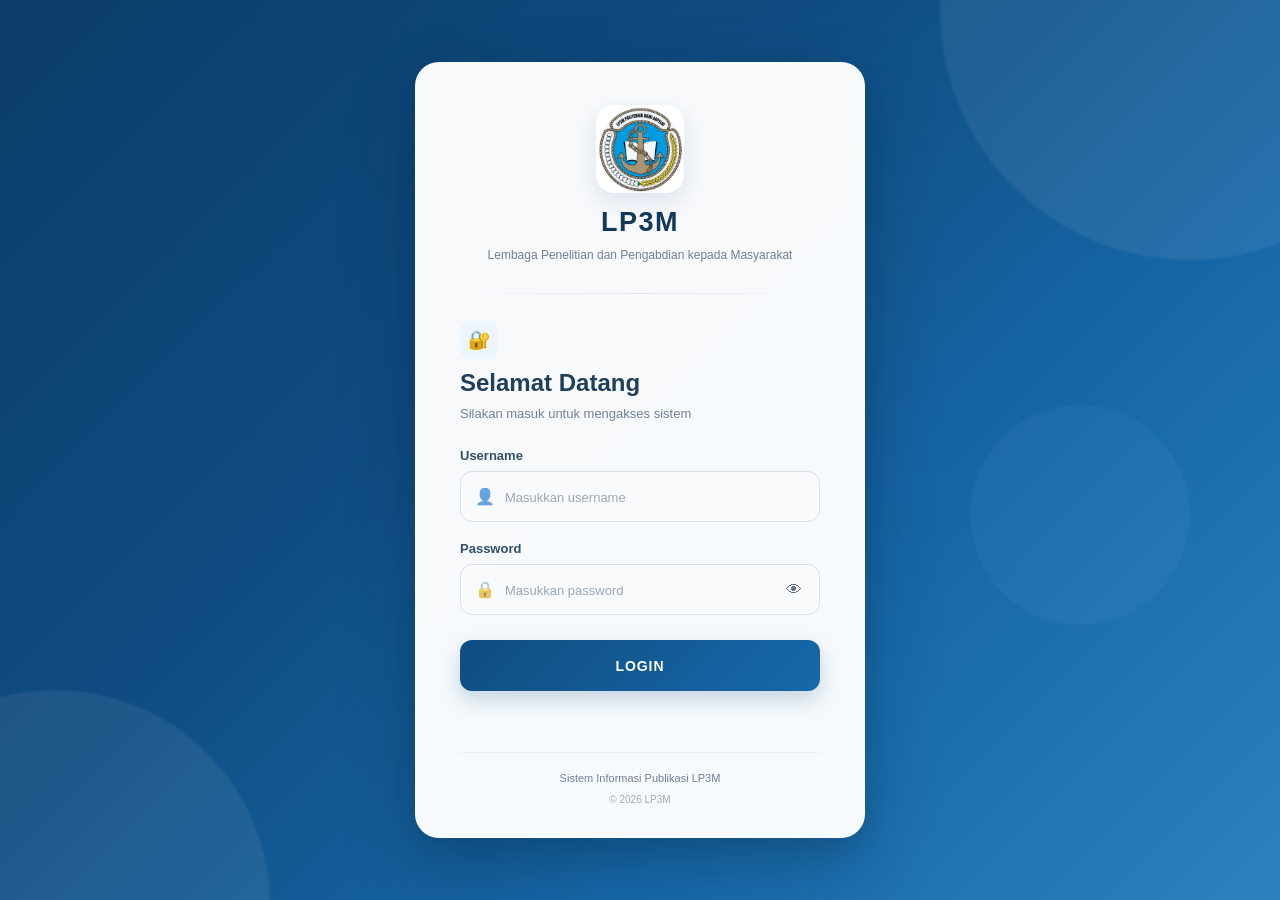
<file: admin.html>
<!DOCTYPE html>
<html lang="id">

<head>

    <meta charset="UTF-8">

    <meta
        name="viewport"
        content="width=device-width, initial-scale=1.0"
    >

    <title>Kelola Data - LP3M</title>

    <link
        rel="stylesheet"
        href="admin.css"
    >

</head>


<body>


<!-- =====================================================
     NAVBAR
===================================================== -->

<nav class="navbar">

    <div class="nav-container">


        <!-- LOGO -->

        <a
            href="dashboard.html"
            class="nav-logo"
        >

            <img
                src="gambar/Logo_Lp3M_New.png"
                alt="Logo LP3M"
            >

            <span>
                LP3M PBA
            </span>

        </a>


        <!-- HAMBURGER -->

        <button
            class="nav-toggle"
            id="navToggle"
            type="button"
            aria-label="Buka menu"
        >
            ☰
        </button>


        <!-- MENU -->

        <div
            class="nav-menu"
            id="navMenu"
        >

            <a
                href="dashboard.html"
                class="nav-link"
            >
                Dashboard
            </a>


            <a
                href="buku.html"
                class="nav-link"
            >
                Buku
            </a>


            <a
                href="jurnal.html"
                class="nav-link"
            >
                Jurnal
            </a>


            <a
                href="admin.html"
                class="nav-link active"
                id="adminMenu"
            >
                Kelola Data
            </a>


            <a
                href="#"
                class="nav-login"
                id="loginLogoutButton"
            >
                Logout
            </a>

        </div>

    </div>

</nav>



<!-- =====================================================
     CONTENT
===================================================== -->

<main class="container">


    <!-- HEADER -->

    <div class="page-header">

        <h1>
            Kelola Data
        </h1>

        <p>
            Kelola dan tambahkan data publikasi LP3M.
        </p>

    </div>



    <!-- =================================================
         MENU KELOLA DATA
    ================================================== -->

    <div class="admin-grid">


        <!-- =============================================
             DATA BUKU
        ============================================== -->

        <div class="admin-card">

            <div class="card-icon">
                📚
            </div>

            <h2>
                Data Buku
            </h2>

            <p>
                Tambahkan data buku baru yang nantinya
                akan ditampilkan pada menu Buku.
            </p>


            <div class="card-buttons">

                <a
                    href="input_buku.html"
                    target="_blank"
                    class="btn-admin"
                >
                    Input Data Buku
                </a>


                <a
                    href="laporan_buku.html"
                    target="_blank"
                    class="btn-admin secondary"
                >
                    Laporan Data Buku
                </a>

            </div>

        </div>



        <!-- =============================================
             DATA JURNAL
        ============================================== -->

        <div class="admin-card">

            <div class="card-icon">
                📖
            </div>

            <h2>
                Data Jurnal
            </h2>

            <p>
                Tambahkan data jurnal baru yang nantinya
                akan ditampilkan pada menu Jurnal.
            </p>


            <div class="card-buttons">

                <a
                    href="input_jurnal.html"
                    target="_blank"
                    class="btn-admin"
                >
                    Input Data Jurnal
                </a>


                <a
                    href="laporan_jurnal.html"
                    target="_blank"
                    class="btn-admin secondary"
                >
                    Laporan Data Jurnal
                </a>

            </div>

        </div>


    </div>

</main>



<!-- =====================================================
     SCRIPT UTAMA
===================================================== -->

<script src="script.js"></script>



<!-- =====================================================
     SCRIPT NAVBAR MOBILE
===================================================== -->

<script>

document.addEventListener(
    "DOMContentLoaded",
    function () {

        const navToggle =
            document.getElementById(
                "navToggle"
            );


        const navMenu =
            document.getElementById(
                "navMenu"
            );


        if (
            navToggle &&
            navMenu
        ) {

            navToggle.addEventListener(
                "click",
                function () {

                    navMenu.classList.toggle(
                        "show"
                    );

                }
            );

        }

    }
);

</script>


</body>

</html>
</file>
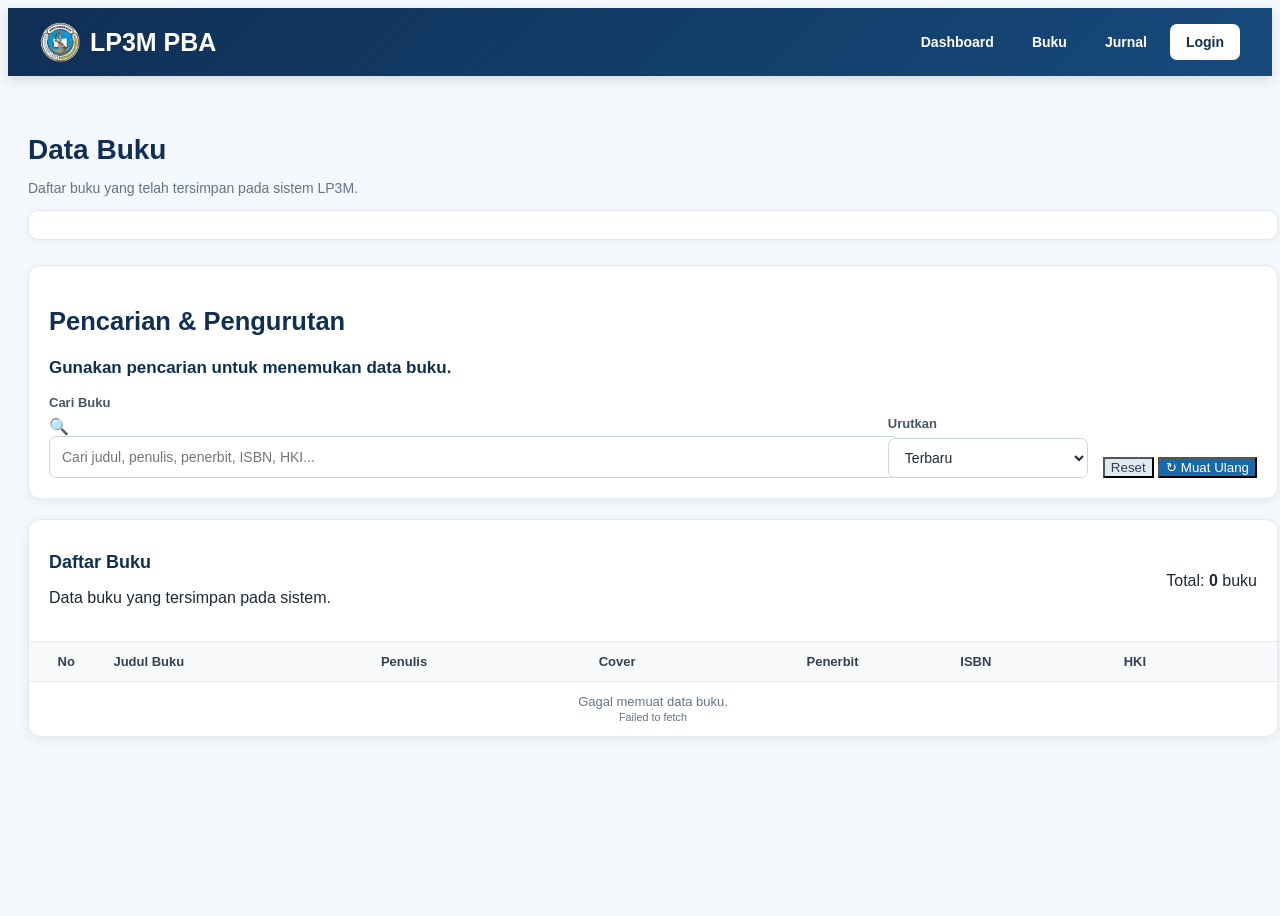
<file: buku.html>
<!DOCTYPE html>
<html lang="id">

<head>
    <meta charset="UTF-8">
    <meta name="viewport" content="width=device-width, initial-scale=1.0">

    <title>Data Buku - LP3M</title>

    <link rel="stylesheet" href="buku.css">
</head>

<body>

    <!-- =====================================================
         NAVBAR
    ====================================================== -->
    <nav class="navbar">

        <div class="nav-container">

            <a href="dashboard.html" class="nav-logo">

                <img
                    src="gambar/Logo_Lp3M_New.png"
                    alt="Logo LP3M"
                    onerror="this.style.display='none';"
                >

                <span>LP3M PBA</span>

            </a>

            <button
                type="button"
                class="nav-toggle"
                id="navToggle"
                aria-label="Buka menu"
            >
                ☰
            </button>

            <div
                class="nav-menu"
                id="navMenu"
            >

                <a
                    href="dashboard.html"
                    class="nav-link"
                >
                    Dashboard
                </a>

                <a
                    href="buku.html"
                    class="nav-link active"
                >
                    Buku
                </a>

                <a
                    href="jurnal.html"
                    class="nav-link"
                >
                    Jurnal
                </a>

                <a
                    href="admin.html"
                    class="nav-link"
                    id="menuAdmin"
                    style="display:none;"
                >
                    Kelola Data
                </a>

                <a
                    href="login.html"
                    class="nav-login"
                    id="loginLogoutButton"
                >
                    Login
                </a>

            </div>

        </div>

    </nav>


    <!-- =====================================================
         MAIN
    ====================================================== -->
    <main class="container">

        <!-- =================================================
             HEADER
        ================================================== -->
        <section class="page-header">

            <div>

                <h1>
                    Data Buku
                </h1>

                <p>
                    Daftar buku yang telah tersimpan pada sistem LP3M.
                </p>

            </div>

            <div class="user-info">

                <span id="namaUser"></span>

                <span id="roleUser"></span>

            </div>

        </section>


        <!-- =================================================
             PESAN SISTEM
        ================================================== -->
        <div
            id="pesanSistem"
            class="pesan-sistem"
            style="display:none;"
        ></div>


        <!-- =================================================
             FILTER
        ================================================== -->
        <section class="filter-card">

            <div class="filter-title">

                <h2>
                    Pencarian &amp; Pengurutan
                </h2>

                <p>
                    Gunakan pencarian untuk menemukan data buku.
                </p>

            </div>

            <div class="filter-row">

                <!-- SEARCH -->
                <div class="filter-group search-group">

                    <label for="searchBuku">
                        Cari Buku
                    </label>

                    <div class="search-box">

                        <span class="search-icon">
                            🔍
                        </span>

                        <input
                            type="text"
                            id="searchBuku"
                            placeholder="Cari judul, penulis, penerbit, ISBN, HKI..."
                            autocomplete="off"
                        >

                    </div>

                </div>


                <!-- SORT -->
                <div class="filter-group sort-group">

                    <label for="sortBuku">
                        Urutkan
                    </label>

                    <select id="sortBuku">

                        <option value="terbaru">
                            Terbaru
                        </option>

                        <option value="terlama">
                            Terlama
                        </option>

                        <option value="judul_asc">
                            Judul A - Z
                        </option>

                        <option value="judul_desc">
                            Judul Z - A
                        </option>

                        <option value="penulis_asc">
                            Penulis A - Z
                        </option>

                        <option value="penulis_desc">
                            Penulis Z - A
                        </option>

                        <option value="penerbit_asc">
                            Penerbit A - Z
                        </option>

                        <option value="penerbit_desc">
                            Penerbit Z - A
                        </option>

                        <option
                            value="status_asc"
                            id="sortStatusAsc"
                        >
                            Status A - Z
                        </option>

                        <option
                            value="status_desc"
                            id="sortStatusDesc"
                        >
                            Status Z - A
                        </option>

                    </select>

                </div>


                <!-- BUTTON -->
                <div class="filter-button-group">

                    <button
                        type="button"
                        class="btn-reset"
                        id="btnReset"
                    >
                        Reset
                    </button>

                    <button
                        type="button"
                        class="btn-refresh"
                        id="btnRefresh"
                    >
                        ↻ Muat Ulang
                    </button>

                </div>

            </div>

        </section>


        <!-- =================================================
             TABLE
        ================================================== -->
        <section class="table-card">

            <div class="table-header">

                <div>

                    <h2>
                        Daftar Buku
                    </h2>

                    <p>
                        Data buku yang tersimpan pada sistem.
                    </p>

                </div>

                <div class="jumlah-data">

                    Total:

                    <strong id="jumlahData">
                        0
                    </strong>

                    buku

                </div>

            </div>


            <div class="table-wrapper">

                <table id="tabelBuku">

                    <thead>

                        <tr>

                            <th class="col-no">
                                No
                            </th>

                            <th class="col-judul">
                                Judul Buku
                            </th>

                            <th class="col-penulis">
                                Penulis
                            </th>

                            <th class="col-cover">
                                Cover
                            </th>

                            <th class="col-penerbit">
                                Penerbit
                            </th>

                            <th class="col-isbn">
                                ISBN
                            </th>

                            <th class="col-hki">
                                HKI
                            </th>

                            <th
                                id="thStatus"
                                class="col-status-admin"
                                style="display:none;"
                            >
                                Status
                            </th>

                            <th
                                id="thEdit"
                                class="col-aksi"
                                style="display:none;"
                            >
                                Aksi
                            </th>

                        </tr>

                    </thead>

                    <tbody id="bodyBuku">

                        <tr>

                            <td
                                colspan="7"
                                class="loading-data"
                                id="loadingCell"
                            >
                                Memuat data buku...
                            </td>

                        </tr>

                    </tbody>

                </table>

            </div>

        </section>

    </main>


    <!-- =====================================================
         MODAL EDIT BUKU
    ====================================================== -->
    <div
        class="modal-overlay"
        id="modalEditBuku"
        style="display:none;"
    >

        <div class="modal-box">

            <!-- HEADER MODAL -->
            <div class="modal-header">

                <div>

                    <h2>
                        Edit Data Buku
                    </h2>

                    <p>
                        Perbarui informasi buku.
                    </p>

                </div>

                <button
                    type="button"
                    class="modal-close"
                    id="btnTutupModal"
                >
                    &times;
                </button>

            </div>


            <!-- FORM -->
            <form id="formEditBuku">

                <input
                    type="hidden"
                    id="editRow"
                >


                <!-- JUDUL -->
                <div class="form-group">

                    <label for="editJudul">
                        Judul Buku
                    </label>

                    <textarea
                        id="editJudul"
                        rows="4"
                        placeholder="Masukkan judul buku"
                        required
                    ></textarea>

                </div>


                <!-- PENULIS -->
                <div class="form-group">

                    <label>
                        Penulis
                    </label>

                    <div
                        id="editPenulisContainer"
                    ></div>

                    <button
                        type="button"
                        class="btn-tambah-penulis"
                        id="btnTambahPenulis"
                    >
                        + Tambah Penulis
                    </button>

                </div>


                <!-- COVER -->
                <div class="form-group">

                    <label for="editCover">
                        Cover Buku
                    </label>

                    <input
                        type="file"
                        id="editCover"
                        accept="image/jpeg,image/png,image/webp"
                    >

                    <small>
                        Format JPG, PNG, atau WEBP.
                        Maksimal 5 MB.
                        Kosongkan jika tidak ingin mengganti cover.
                    </small>

                </div>


                <!-- PENERBIT -->
                <div class="form-group">

                    <label for="editPenerbit">
                        Penerbit
                    </label>

                    <textarea
                        id="editPenerbit"
                        rows="3"
                        placeholder="Masukkan nama penerbit"
                        required
                    ></textarea>

                </div>


                <!-- ISBN -->
                <div class="form-group">

                    <label for="editISBN">
                        ISBN
                    </label>

                    <input
                        type="text"
                        id="editISBN"
                        placeholder="Masukkan ISBN"
                    >

                </div>


                <!-- HKI -->
                <div class="form-group">

                    <label for="editHKI">
                        HKI
                    </label>

                    <input
                        type="text"
                        id="editHKI"
                        placeholder="Masukkan nomor/judul HKI"
                    >

                </div>


                <!-- STATUS -->
                <div class="form-group">

                    <label for="editStatus">
                        Status
                    </label>

                    <select
                        id="editStatus"
                        required
                    >

                        <option value="">
                            -- Pilih Status --
                        </option>

                        <option value="Belum di Ajukan">
                            Belum di Ajukan
                        </option>

                        <option value="Proses di Ajukan">
                            Proses di Ajukan
                        </option>

                        <option value="Sudah di Ajukan">
                            Sudah di Ajukan
                        </option>

                        <option value="Di Tolak">
                            Di Tolak
                        </option>

                    </select>

                </div>


                <!-- FOOTER -->
                <div class="modal-footer">

                    <button
                        type="button"
                        class="btn-batal"
                        id="btnBatalEdit"
                    >
                        Batal
                    </button>

                    <button
                        type="submit"
                        class="btn-simpan"
                        id="btnSimpanEdit"
                    >
                        Simpan Perubahan
                    </button>

                </div>

            </form>

        </div>

    </div>


    <!-- =====================================================
         JAVASCRIPT
    ====================================================== -->
    <script>

        /* =================================================
           API
        ================================================= */

        const API_URL =
            "https://script.google.com/macros/s/AKfycby9EAteDad4Z-TIbHBaZ2UU6q4XAb1WJI-nPL307EiH5ENU3gjOcsbHy3inkT-XH3DFZw/exec";


        /* =================================================
           GLOBAL
        ================================================= */

        let semuaBuku = [];

        let editIndex = -1;


        /* =================================================
           USER
        ================================================= */

        function getUser() {

            const data =
                localStorage.getItem("user");

            if (!data) {
                return null;
            }

            try {

                const user =
                    JSON.parse(data);

                if (
                    user &&
                    typeof user === "object"
                ) {

                    return user;
                }

                return null;

            } catch (error) {

                console.error(
                    "Gagal membaca localStorage.user:",
                    error
                );

                return null;
            }
        }


        function getUsername(user) {

            if (!user) {
                return "";
            }

            return String(

                user.username ||
                user.userName ||
                user.user ||
                user.namaUser ||
                user.nama ||
                user.email ||
                ""

            ).trim();
        }


        function getRole(user) {

            if (!user) {
                return "";
            }

            return String(

                user.role ||
                user.Role ||
                user.level ||
                ""

            ).trim().toLowerCase();
        }


        function isAdmin() {

            const user =
                getUser();

            return getRole(user) === "admin";
        }


        /* =================================================
           NAVBAR LOGIN
        ================================================= */

        function updateNavbarLogin() {

            const button =
                document.getElementById(
                    "loginLogoutButton"
                );

            const adminMenu =
                document.getElementById(
                    "menuAdmin"
                );

            const namaUser =
                document.getElementById(
                    "namaUser"
                );

            const roleUser =
                document.getElementById(
                    "roleUser"
                );

            if (!button) {
                return;
            }


            const user =
                getUser();


            if (!user) {

                button.textContent =
                    "Login";

                button.href =
                    "login.html";

                button.onclick =
                    null;


                if (adminMenu) {

                    adminMenu.style.display =
                        "none";
                }


                if (namaUser) {
                    namaUser.textContent = "";
                }


                if (roleUser) {
                    roleUser.textContent = "";
                }


                return;
            }


            const username =
                getUsername(user);

            const role =
                getRole(user);


            button.textContent =
                "Logout";

            button.href =
                "#";


            button.onclick =
                function(event) {

                    event.preventDefault();

                    logout();
                };


            if (adminMenu) {

                adminMenu.style.display =
                    role === "admin"
                        ? "inline-flex"
                        : "none";
            }


            if (namaUser) {

                namaUser.textContent =
                    username;
            }


            if (roleUser) {

                roleUser.textContent =
                    role === "admin"
                        ? "Administrator"
                        : role;
            }
        }


        /* =================================================
           LOGOUT
        ====================================================== */

        function logout() {

            localStorage.removeItem(
                "user"
            );

            window.location.href =
                "login.html";
        }


        /* =================================================
           ESCAPE HTML
        ====================================================== */

        function escapeHTML(value) {

            if (
                value === null ||
                value === undefined
            ) {

                return "";
            }

            return String(value)

                .replace(
                    /&/g,
                    "&amp;"
                )

                .replace(
                    /</g,
                    "&lt;"
                )

                .replace(
                    />/g,
                    "&gt;"
                )

                .replace(
                    /"/g,
                    "&quot;"
                )

                .replace(
                    /'/g,
                    "&#039;"
                );
        }


        function escapeURL(value) {

            if (
                value === null ||
                value === undefined
            ) {

                return "";
            }

            return String(value)
                .trim()
                .replace(
                    /"/g,
                    "&quot;"
                );
        }


        /* =================================================
           PESAN
        ====================================================== */

        function tampilkanPesan(
            pesan,
            tipe = "info"
        ) {

            const box =
                document.getElementById(
                    "pesanSistem"
                );

            if (!box) {
                return;
            }

            box.textContent =
                pesan;

            box.className =
                "pesan-sistem " +
                tipe;

            box.style.display =
                "block";


            setTimeout(
                function() {

                    box.style.display =
                        "none";

                },
                5000
            );
        }


        /* =================================================
           LOAD DATA BUKU
        ====================================================== */

        async function loadBukuTable() {

            const body =
                document.getElementById(
                    "bodyBuku"
                );

            if (!body) {
                return;
            }


            const admin =
                isAdmin();


            body.innerHTML = `

                <tr>

                    <td
                        colspan="${admin ? 9 : 7}"
                        class="loading-data"
                    >
                        Memuat data buku...
                    </td>

                </tr>

            `;


            try {

                const url =
                    API_URL +
                    "?action=getBuku&_=" +
                    Date.now();


                const response =
                    await fetch(
                        url,
                        {
                            method: "GET",
                            cache: "no-store"
                        }
                    );


                if (!response.ok) {

                    throw new Error(
                        "Gagal terhubung ke server. HTTP " +
                        response.status
                    );
                }


                const data =
                    await response.json();


                console.log(
                    "DATA BUKU TERBARU:",
                    data
                );


                if (
                    !data ||
                    data.success === false
                ) {

                    throw new Error(

                        data &&
                        data.message

                            ? data.message

                            : "Data buku gagal dimuat."

                    );
                }


                semuaBuku =
                    Array.isArray(data.data)
                        ? data.data
                        : [];


                prosesDataBuku();


            } catch (error) {

                console.error(
                    "LOAD BUKU ERROR:",
                    error
                );


                semuaBuku =
                    [];


                body.innerHTML = `

                    <tr>

                        <td
                            colspan="${admin ? 9 : 7}"
                            class="empty-data"
                        >

                            Gagal memuat data buku.

                            <br>

                            <small>
                                ${escapeHTML(
                                    error.message
                                )}
                            </small>

                        </td>

                    </tr>

                `;


                const jumlah =
                    document.getElementById(
                        "jumlahData"
                    );


                if (jumlah) {

                    jumlah.textContent =
                        "0";
                }
            }
        }


        /* =================================================
           NILAI BUKU
        ====================================================== */

        function nilaiBuku(
            buku,
            key
        ) {

            if (!buku) {
                return "";
            }

            return String(
                buku[key] ?? ""
            ).trim();
        }


        /* =================================================
           TANGGAL BUKU
        ====================================================== */

        function getTanggalBuku(
            buku
        ) {

            const value =
                buku && (

                    buku.waktu ||
                    buku.tanggal ||
                    buku.createdAt ||
                    buku.timestamp ||
                    ""

                );


            if (!value) {
                return 0;
            }


            const time =
                new Date(
                    value
                ).getTime();


            return Number.isNaN(time)
                ? 0
                : time;
        }


        /* =================================================
           FILTER + SORT
        ====================================================== */

        function prosesDataBuku() {

            const search =
                document.getElementById(
                    "searchBuku"
                );


            const sort =
                document.getElementById(
                    "sortBuku"
                );


            const keyword =
                search
                    ? search.value
                        .trim()
                        .toLowerCase()
                    : "";


            const sortValue =
                sort
                    ? sort.value
                    : "terbaru";


            let hasil =
                [...semuaBuku];


            if (keyword) {

                hasil =
                    hasil.filter(
                        function(buku) {

                            const judul =
                                nilaiBuku(
                                    buku,
                                    "judul"
                                ).toLowerCase();


                            const penulis =
                                nilaiBuku(
                                    buku,
                                    "penulis"
                                ).toLowerCase();


                            const penerbit =
                                nilaiBuku(
                                    buku,
                                    "penerbit"
                                ).toLowerCase();


                            const isbn =
                                nilaiBuku(
                                    buku,
                                    "isbn"
                                ).toLowerCase();


                            const hki =
                                nilaiBuku(
                                    buku,
                                    "hki"
                                ).toLowerCase();


                            return (

                                judul.includes(keyword) ||
                                penulis.includes(keyword) ||
                                penerbit.includes(keyword) ||
                                isbn.includes(keyword) ||
                                hki.includes(keyword)

                            );
                        }
                    );
            }


            hasil.sort(
                function(a, b) {

                    const judulA =
                        nilaiBuku(
                            a,
                            "judul"
                        ).toLowerCase();


                    const judulB =
                        nilaiBuku(
                            b,
                            "judul"
                        ).toLowerCase();


                    const penulisA =
                        nilaiBuku(
                            a,
                            "penulis"
                        ).toLowerCase();


                    const penulisB =
                        nilaiBuku(
                            b,
                            "penulis"
                        ).toLowerCase();


                    const penerbitA =
                        nilaiBuku(
                            a,
                            "penerbit"
                        ).toLowerCase();


                    const penerbitB =
                        nilaiBuku(
                            b,
                            "penerbit"
                        ).toLowerCase();


                    const statusA =
                        nilaiBuku(
                            a,
                            "status"
                        ).toLowerCase();


                    const statusB =
                        nilaiBuku(
                            b,
                            "status"
                        ).toLowerCase();


                    switch (sortValue) {

                        case "terlama":

                            return (
                                getTanggalBuku(a) -
                                getTanggalBuku(b)
                            );


                        case "judul_asc":

                            return judulA.localeCompare(
                                judulB,
                                "id"
                            );


                        case "judul_desc":

                            return judulB.localeCompare(
                                judulA,
                                "id"
                            );


                        case "penulis_asc":

                            return penulisA.localeCompare(
                                penulisB,
                                "id"
                            );


                        case "penulis_desc":

                            return penulisB.localeCompare(
                                penulisA,
                                "id"
                            );


                        case "penerbit_asc":

                            return penerbitA.localeCompare(
                                penerbitB,
                                "id"
                            );


                        case "penerbit_desc":

                            return penerbitB.localeCompare(
                                penerbitA,
                                "id"
                            );


                        case "status_asc":

                            if (!isAdmin()) {
                                return 0;
                            }

                            return statusA.localeCompare(
                                statusB,
                                "id"
                            );


                        case "status_desc":

                            if (!isAdmin()) {
                                return 0;
                            }

                            return statusB.localeCompare(
                                statusA,
                                "id"
                            );


                        case "terbaru":

                        default:

                            return (
                                getTanggalBuku(b) -
                                getTanggalBuku(a)
                            );
                    }
                }
            );


            tampilkanBuku(
                hasil
            );
        }


        /* =================================================
           STATUS
        ====================================================== */

        function formatStatus(
            status
        ) {

            const value =
                String(
                    status || ""
                ).trim();


            if (!value) {

                return `

                    <span class="status-pill status-kosong">
                        -
                    </span>

                `;
            }


            const lower =
                value.toLowerCase();


            let className =
                "status-proses";


            if (
                lower.includes("sudah")
            ) {

                className =
                    "status-sudah";

            } else if (
                lower.includes("belum")
            ) {

                className =
                    "status-belum";

            } else if (
                lower.includes("tolak")
            ) {

                className =
                    "status-tolak";
            }


            return `

                <span
                    class="status-pill ${className}"
                >
                    ${escapeHTML(value)}
                </span>

            `;
        }


        /* =================================================
           COVER
        ====================================================== */

        function formatCover(
            cover
        ) {

            const url =
                String(
                    cover || ""
                ).trim();


            if (!url) {

                return `

                    <div class="cover-wrapper">

                        <div class="cover-placeholder">
                            Tidak ada cover
                        </div>

                    </div>

                `;
            }


            const imageURL =
                url +
                (
                    url.indexOf("?") >= 0
                        ? "&"
                        : "?"
                ) +
                "v=" +
                Date.now();


            return `

                <div class="cover-wrapper">

                    <a
                        href="${escapeURL(url)}"
                        target="_blank"
                        rel="noopener noreferrer"
                        class="cover-link"
                    >

                        <img
                            src="${escapeURL(imageURL)}"
                            alt="Cover Buku"
                            class="cover-buku"
                            loading="lazy"
                            referrerpolicy="no-referrer"
                            onload="
                                this.classList.add('cover-loaded');
                            "
                            onerror="
                                this.style.display='none';
                                this.parentElement.innerHTML =
                                '<div class=&quot;cover-placeholder&quot;>Cover tidak tersedia</div>';
                            "
                        >

                    </a>

                </div>

            `;
        }


        /* =================================================
           TAMPILKAN BUKU
        ====================================================== */

        function tampilkanBuku(
            data
        ) {

            const body =
                document.getElementById(
                    "bodyBuku"
                );


            const jumlah =
                document.getElementById(
                    "jumlahData"
                );


            if (!body) {
                return;
            }


            const admin =
                isAdmin();


            if (jumlah) {

                jumlah.textContent =
                    data.length;
            }


            const thStatus =
                document.getElementById(
                    "thStatus"
                );


            const thEdit =
                document.getElementById(
                    "thEdit"
                );


            if (thStatus) {

                thStatus.style.display =
                    admin
                        ? "table-cell"
                        : "none";
            }


            if (thEdit) {

                thEdit.style.display =
                    admin
                        ? "table-cell"
                        : "none";
            }


            if (
                !Array.isArray(data) ||
                data.length === 0
            ) {

                body.innerHTML = `

                    <tr>

                        <td
                            colspan="${admin ? 9 : 7}"
                            class="empty-data"
                        >
                            Tidak ada data buku.
                        </td>

                    </tr>

                `;

                return;
            }


            body.innerHTML =
                data.map(
                    function(
                        buku,
                        index
                    ) {

                        const judul =
                            nilaiBuku(
                                buku,
                                "judul"
                            );


                        const penulis =
                            nilaiBuku(
                                buku,
                                "penulis"
                            );


                        const penerbit =
                            nilaiBuku(
                                buku,
                                "penerbit"
                            );


                        const isbn =
                            nilaiBuku(
                                buku,
                                "isbn"
                            );


                        const hki =
                            nilaiBuku(
                                buku,
                                "hki"
                            );


                        const cover =
                            buku.cover ||
                            buku.coverURL ||
                            buku.coverUrl ||
                            "";


                        const status =
                            nilaiBuku(
                                buku,
                                "status"
                            );


                        let html = `

                            <tr>

                                <td
                                    class="text-center"
                                    data-label="No"
                                >
                                    ${index + 1}
                                </td>


                                <td
                                    data-label="Judul Buku"
                                    class="judul-cell"
                                >
                                    ${escapeHTML(judul)}
                                </td>


                                <td
                                    data-label="Penulis"
                                    class="penulis-cell"
                                >
                                    ${escapeHTML(penulis)}
                                </td>


                                <td
                                    data-label="Cover"
                                    class="cover-cell"
                                >
                                    ${formatCover(cover)}
                                </td>


                                <td
                                    data-label="Penerbit"
                                >
                                    ${escapeHTML(penerbit)}
                                </td>


                                <td
                                    data-label="ISBN"
                                >
                                    ${escapeHTML(isbn)}
                                </td>


                                <td
                                    data-label="HKI"
                                >
                                    ${escapeHTML(hki)}
                                </td>

                        `;


                        if (admin) {

                            const dataIndex =
                                semuaBuku.indexOf(
                                    buku
                                );


                            html += `

                                <td
                                    data-label="Status"
                                    class="status-cell"
                                >

                                    ${formatStatus(status)}

                                </td>


                                <td
                                    data-label="Aksi"
                                    class="aksi-cell"
                                >

                                    <button
                                        type="button"
                                        class="btn-edit"
                                        data-index="${dataIndex}"
                                    >
                                        Edit
                                    </button>

                                    <button
                                        type="button"
                                        class="btn-delete"
                                        data-index="${dataIndex}"
                                    >
                                        Hapus
                                    </button>

                                </td>

                            `;
                        }


                        html += `

                            </tr>

                        `;


                        return html;

                    }
                )
                .join("");


            if (admin) {

                const tombolEdit =
                    body.querySelectorAll(
                        ".btn-edit"
                    );


                tombolEdit.forEach(
                    function(button) {

                        button.addEventListener(
                            "click",
                            function() {

                                const index =
                                    parseInt(
                                        button.dataset.index,
                                        10
                                    );


                                if (
                                    Number.isNaN(index)
                                ) {
                                    return;
                                }


                                bukaEditBuku(
                                    index
                                );
                            }
                        );
                    }
                );


                const tombolHapus =
                    body.querySelectorAll(
                        ".btn-delete"
                    );


                tombolHapus.forEach(
                    function(button) {

                        button.addEventListener(
                            "click",
                            function() {

                                const index =
                                    parseInt(
                                        button.dataset.index,
                                        10
                                    );


                                if (
                                    Number.isNaN(index)
                                ) {
                                    return;
                                }


                                hapusBuku(
                                    index
                                );
                            }
                        );
                    }
                );
            }
        }


        /* =================================================
           HAPUS BUKU
        ====================================================== */

        async function hapusBuku(
            index
        ) {

            if (!isAdmin()) {

                alert(
                    "Anda harus login sebagai Admin."
                );

                return;
            }


            if (
                index < 0 ||
                index >= semuaBuku.length
            ) {

                alert(
                    "Data buku tidak ditemukan."
                );

                return;
            }


            const buku =
                semuaBuku[index];


            const judul =
                nilaiBuku(
                    buku,
                    "judul"
                );


            const isbn =
                nilaiBuku(
                    buku,
                    "isbn"
                );


            const row =
                buku.row ||
                buku.rowNumber ||
                buku.nomorBaris ||
                "";


            const konfirmasi =
                confirm(

                    "Apakah Anda yakin ingin menghapus data buku ini?\n\n" +

                    "Judul: " +
                    (judul || "-") +

                    "\nISBN: " +
                    (isbn || "-") +

                    "\n\nData yang dihapus tidak dapat dikembalikan."

                );


            if (!konfirmasi) {
                return;
            }


            if (!row) {

                alert(
                    "Nomor baris data tidak ditemukan. Data belum dihapus."
                );

                return;
            }


            tampilkanPesan(
                "Menghapus data buku...",
                "info"
            );


            try {

                const user =
                    getUser();


                const username =
                    getUsername(user);


                const payload = {

                    action:
                        "deleteBuku",

                    row:
                        row,

                    judul:
                        judul,

                    isbn:
                        isbn,

                    username:
                        username

                };


                console.log(
                    "PAYLOAD DELETE BUKU:",
                    payload
                );


                const response =
                    await fetch(
                        API_URL,
                        {

                            method:
                                "POST",

                            headers: {

                                "Content-Type":
                                    "text/plain;charset=utf-8"

                            },

                            body:
                                JSON.stringify(
                                    payload
                                )

                        }
                    );


                const text =
                    await response.text();


                console.log(
                    "RAW RESPONSE DELETE BUKU:",
                    text
                );


                let result;


                try {

                    result =
                        JSON.parse(
                            text
                        );

                } catch (error) {

                    throw new Error(
                        "Response server bukan JSON."
                    );
                }


                if (
                    !result ||
                    result.success === false
                ) {

                    throw new Error(

                        result &&
                        result.message

                            ? result.message

                            : "Data buku gagal dihapus."

                    );
                }


                semuaBuku.splice(
                    index,
                    1
                );


                prosesDataBuku();


                tampilkanPesan(

                    result.message ||
                    "Data buku berhasil dihapus.",

                    "success"

                );


                setTimeout(
                    function() {

                        loadBukuTable();

                    },
                    500
                );


            } catch (error) {

                console.error(
                    "DELETE BUKU ERROR:",
                    error
                );


                tampilkanPesan(

                    error.message ||
                    "Gagal menghapus data buku.",

                    "error"

                );
            }
        }


        /* =================================================
           RESET
        ====================================================== */

        function resetFilterBuku() {

            const search =
                document.getElementById(
                    "searchBuku"
                );


            const sort =
                document.getElementById(
                    "sortBuku"
                );


            if (search) {

                search.value =
                    "";
            }


            if (sort) {

                sort.value =
                    "terbaru";
            }


            prosesDataBuku();
        }


        /* =================================================
           INPUT PENULIS
        ====================================================== */

        function buatInputPenulis(
            value = "",
            hapus = true
        ) {

            const wrapper =
                document.createElement(
                    "div"
                );


            wrapper.className =
                "penulis-edit-row";


            const input =
                document.createElement(
                    "input"
                );


            input.type =
                "text";


            input.className =
                "edit-penulis";


            input.placeholder =
                "Nama penulis";


            input.value =
                value || "";


            wrapper.appendChild(
                input
            );


            if (hapus) {

                const button =
                    document.createElement(
                        "button"
                    );


                button.type =
                    "button";


                button.className =
                    "btn-hapus-penulis";


                button.textContent =
                    "Hapus";


                button.addEventListener(
                    "click",
                    function() {

                        wrapper.remove();

                    }
                );


                wrapper.appendChild(
                    button
                );
            }


            return wrapper;
        }


        /* =================================================
           BUKA EDIT
        ====================================================== */

        function bukaEditBuku(
            index
        ) {

            if (!isAdmin()) {

                alert(
                    "Anda harus login sebagai Admin."
                );

                return;
            }


            if (
                index < 0 ||
                index >= semuaBuku.length
            ) {

                alert(
                    "Data buku tidak ditemukan."
                );

                return;
            }


            editIndex =
                index;


            const buku =
                semuaBuku[index];


            const row =
                buku.row ||
                buku.rowNumber ||
                buku.nomorBaris ||
                "";


            document.getElementById(
                "editRow"
            ).value =
                row;


            document.getElementById(
                "editJudul"
            ).value =
                nilaiBuku(
                    buku,
                    "judul"
                );


            document.getElementById(
                "editPenerbit"
            ).value =
                nilaiBuku(
                    buku,
                    "penerbit"
                );


            document.getElementById(
                "editISBN"
            ).value =
                nilaiBuku(
                    buku,
                    "isbn"
                );


            document.getElementById(
                "editHKI"
            ).value =
                nilaiBuku(
                    buku,
                    "hki"
                );


            document.getElementById(
                "editStatus"
            ).value =
                nilaiBuku(
                    buku,
                    "status"
                );


            document.getElementById(
                "editCover"
            ).value =
                "";


            const container =
                document.getElementById(
                    "editPenulisContainer"
                );


            container.innerHTML =
                "";


            const penulisText =
                nilaiBuku(
                    buku,
                    "penulis"
                );


            const penulisList =
                penulisText

                    ? penulisText
                        .split(/\s*,\s*/)
                        .map(
                            function(item) {

                                return item.trim();

                            }
                        )
                        .filter(Boolean)

                    : [""];


            penulisList.forEach(
                function(
                    penulis,
                    idx
                ) {

                    container.appendChild(
                        buatInputPenulis(
                            penulis,
                            idx > 0
                        )
                    );

                }
            );


            const modal =
                document.getElementById(
                    "modalEditBuku"
                );


            if (modal) {

                modal.style.display =
                    "flex";
            }


            document.body.style.overflow =
                "hidden";
        }


        /* =================================================
           TUTUP EDIT
        ====================================================== */

        function tutupEditBuku() {

            const modal =
                document.getElementById(
                    "modalEditBuku"
                );


            if (modal) {

                modal.style.display =
                    "none";
            }


            document.body.style.overflow =
                "";


            editIndex =
                -1;
        }


        /* =================================================
           FILE -> BASE64
        ====================================================== */

        function fileToBase64(
            file,
            maxWidth = 1200,
            maxHeight = 1600,
            quality = 0.82
        ) {

            return new Promise(
                function(
                    resolve,
                    reject
                ) {

                    if (!file) {

                        reject(
                            new Error(
                                "File tidak ditemukan."
                            )
                        );

                        return;
                    }


                    const reader =
                        new FileReader();


                    reader.onload =
                        function(event) {

                            const img =
                                new Image();


                            img.onload =
                                function() {

                                    let width =
                                        img.width;


                                    let height =
                                        img.height;


                                    const scale =
                                        Math.min(

                                            1,

                                            maxWidth /
                                                width,

                                            maxHeight /
                                                height

                                        );


                                    width =
                                        Math.round(
                                            width *
                                            scale
                                        );


                                    height =
                                        Math.round(
                                            height *
                                            scale
                                        );


                                    const canvas =
                                        document.createElement(
                                            "canvas"
                                        );


                                    canvas.width =
                                        width;


                                    canvas.height =
                                        height;


                                    const ctx =
                                        canvas.getContext(
                                            "2d"
                                        );


                                    if (!ctx) {

                                        reject(
                                            new Error(
                                                "Canvas gambar tidak tersedia."
                                            )
                                        );

                                        return;
                                    }


                                    ctx.drawImage(

                                        img,

                                        0,

                                        0,

                                        width,

                                        height

                                    );


                                    const base64 =
                                        canvas.toDataURL(

                                            "image/jpeg",

                                            quality

                                        );


                                    resolve(
                                        base64
                                    );

                                };


                            img.onerror =
                                function() {

                                    reject(
                                        new Error(
                                            "Gambar tidak dapat diproses."
                                        )
                                    );

                                };


                            img.src =
                                event.target.result;

                        };


                    reader.onerror =
                        function() {

                            reject(
                                new Error(
                                    "File gagal dibaca."
                                )
                            );

                        };


                    reader.readAsDataURL(
                        file
                    );

                }
            );
        }


        /* =================================================
           SIMPAN EDIT
        ====================================================== */

        async function simpanEditBuku(
            event
        ) {

            event.preventDefault();


            const user =
                getUser();


            if (!user) {

                alert(
                    "Sesi login tidak ditemukan. Silakan login sebagai Admin."
                );

                return;
            }


            const role =
                getRole(user);


            if (role !== "admin") {

                alert(
                    "Anda harus login sebagai Admin."
                );

                return;
            }


            const username =
                getUsername(user);


            if (!username) {

                alert(
                    "Username admin tidak ditemukan. Silakan logout lalu login kembali."
                );

                return;
            }


            const row =
                document.getElementById(
                    "editRow"
                ).value.trim();


            const judul =
                document.getElementById(
                    "editJudul"
                ).value.trim();


            const penerbit =
                document.getElementById(
                    "editPenerbit"
                ).value.trim();


            const isbn =
                document.getElementById(
                    "editISBN"
                ).value.trim();


            const hki =
                document.getElementById(
                    "editHKI"
                ).value.trim();


            const status =
                document.getElementById(
                    "editStatus"
                ).value;


            const penulisInputs =
                document.querySelectorAll(
                    ".edit-penulis"
                );


            const penulis =
                Array.from(
                    penulisInputs
                )
                .map(
                    function(input) {

                        return input.value.trim();

                    }
                )
                .filter(Boolean);


            if (!row) {

                alert(
                    "Nomor baris data tidak ditemukan."
                );

                return;
            }


            if (!judul) {

                alert(
                    "Judul buku wajib diisi."
                );

                return;
            }


            if (penulis.length === 0) {

                alert(
                    "Minimal satu penulis harus diisi."
                );

                return;
            }


            if (!penerbit) {

                alert(
                    "Penerbit wajib diisi."
                );

                return;
            }


            if (!status) {

                alert(
                    "Status wajib dipilih."
                );

                return;
            }


            const button =
                document.getElementById(
                    "btnSimpanEdit"
                );


            const teksAwal =
                button
                    ? button.textContent
                    : "Simpan Perubahan";


            if (button) {

                button.disabled =
                    true;

                button.textContent =
                    "Menyimpan...";
            }


            try {

                let coverBase64 =
                    "";

                let coverName =
                    "";

                let coverType =
                    "";


                const coverInput =
                    document.getElementById(
                        "editCover"
                    );


                const file =
                    coverInput &&
                    coverInput.files &&
                    coverInput.files.length > 0

                        ? coverInput.files[0]

                        : null;


                if (file) {

                    if (
                        file.size >
                        5 *
                        1024 *
                        1024
                    ) {

                        throw new Error(
                            "Ukuran cover maksimal 5 MB."
                        );
                    }


                    const allowedTypes = [

                        "image/jpeg",

                        "image/png",

                        "image/webp"

                    ];


                    if (
                        !allowedTypes.includes(
                            file.type
                        )
                    ) {

                        throw new Error(
                            "Cover harus berupa JPG, PNG, atau WEBP."
                        );
                    }


                    coverBase64 =
                        await fileToBase64(
                            file
                        );


                    coverType =
                        "image/jpeg";


                    const namaTanpaExtension =
                        file.name

                            .replace(
                                /\.[^/.]+$/,
                                ""
                            )

                            .replace(
                                /[^a-zA-Z0-9_-]/g,
                                "_"
                            );


                    coverName =
                        namaTanpaExtension +
                        "-" +
                        Date.now() +
                        ".jpg";
                }


                const payload = {

                    action:
                        "updateBuku",

                    row:
                        row,

                    username:
                        username,

                    judul:
                        judul,

                    penulis:
                        penulis,

                    penerbit:
                        penerbit,

                    isbn:
                        isbn,

                    hki:
                        hki,

                    status:
                        status,

                    coverBase64:
                        coverBase64,

                    coverName:
                        coverName,

                    coverType:
                        coverType

                };


                console.log(
                    "PAYLOAD UPDATE BUKU:",
                    payload
                );


                const response =
                    await fetch(
                        API_URL,
                        {

                            method:
                                "POST",

                            headers: {

                                "Content-Type":
                                    "text/plain;charset=utf-8"

                            },

                            body:
                                JSON.stringify(
                                    payload
                                )

                        }
                    );


                const text =
                    await response.text();


                console.log(
                    "RAW RESPONSE UPDATE BUKU:",
                    text
                );


                let result;


                try {

                    result =
                        JSON.parse(
                            text
                        );

                } catch (error) {

                    throw new Error(
                        "Response server bukan JSON."
                    );
                }


                if (
                    !result ||
                    result.success === false
                ) {

                    throw new Error(

                        result &&
                        result.message

                            ? result.message

                            : "Data buku gagal diperbarui."

                    );
                }


                const coverBaru =

                    result.data &&
                    (
                        result.data.coverURL ||
                        result.data.cover ||
                        ""
                    )

                    ? String(

                        result.data.coverURL ||
                        result.data.cover ||
                        ""

                    ).trim()

                    : "";


                if (
                    coverBaru &&
                    editIndex >= 0 &&
                    editIndex < semuaBuku.length
                ) {

                    semuaBuku[
                        editIndex
                    ].cover =
                        coverBaru;


                    semuaBuku[
                        editIndex
                    ].coverURL =
                        coverBaru;
                }


                tutupEditBuku();


                prosesDataBuku();


                setTimeout(
                    function() {

                        loadBukuTable();

                    },
                    400
                );


                tampilkanPesan(

                    result.message ||
                    "Data buku berhasil diperbarui.",

                    "success"

                );


            } catch (error) {

                console.error(
                    "UPDATE BUKU ERROR:",
                    error
                );


                tampilkanPesan(

                    error.message ||
                    "Gagal menyimpan perubahan data buku.",

                    "error"

                );


            } finally {

                if (button) {

                    button.disabled =
                        false;

                    button.textContent =
                        teksAwal;
                }
            }
        }


        /* =================================================
           NAVBAR MOBILE
        ====================================================== */

        function setupNavbar() {

            const navToggle =
                document.getElementById(
                    "navToggle"
                );


            const navMenu =
                document.getElementById(
                    "navMenu"
                );


            if (
                !navToggle ||
                !navMenu
            ) {

                return;
            }


            navToggle.addEventListener(
                "click",
                function() {

                    navMenu.classList.toggle(
                        "active"
                    );

                }
            );


            const links =
                navMenu.querySelectorAll(
                    "a"
                );


            links.forEach(
                function(link) {

                    link.addEventListener(
                        "click",
                        function() {

                            navMenu.classList.remove(
                                "active"
                            );

                        }
                    );

                }
            );
        }


        /* =================================================
           SETUP EVENTS
        ====================================================== */

        function setupEvents() {

            /* =========================
               SEARCH
            ========================== */

            const search =
                document.getElementById(
                    "searchBuku"
                );


            if (search) {

                search.addEventListener(
                    "input",
                    function() {

                        prosesDataBuku();

                    }
                );
            }


            /* =========================
               SORT
            ========================== */

            const sort =
                document.getElementById(
                    "sortBuku"
                );


            if (sort) {

                sort.addEventListener(
                    "change",
                    function() {

                        prosesDataBuku();

                    }
                );
            }


            /* =========================
               RESET
            ========================== */

            const reset =
                document.getElementById(
                    "btnReset"
                );


            if (reset) {

                reset.addEventListener(
                    "click",
                    function() {

                        resetFilterBuku();

                    }
                );
            }


            /* =========================
               REFRESH
            ========================== */

            const refresh =
                document.getElementById(
                    "btnRefresh"
                );


            if (refresh) {

                refresh.addEventListener(
                    "click",
                    function() {

                        loadBukuTable();

                    }
                );
            }


            /* =========================
               TUTUP MODAL
               HANYA DENGAN TOMBOL X
            ========================== */

            const closeButton =
                document.getElementById(
                    "btnTutupModal"
                );


            if (closeButton) {

                closeButton.addEventListener(
                    "click",
                    function() {

                        tutupEditBuku();

                    }
                );
            }


            /* =========================
               BATAL EDIT
            ========================== */

            const cancelButton =
                document.getElementById(
                    "btnBatalEdit"
                );


            if (cancelButton) {

                cancelButton.addEventListener(
                    "click",
                    function() {

                        tutupEditBuku();

                    }
                );
            }


            /* =========================
               TAMBAH PENULIS
            ========================== */

            const tambahPenulis =
                document.getElementById(
                    "btnTambahPenulis"
                );


            if (tambahPenulis) {

                tambahPenulis.addEventListener(
                    "click",
                    function() {

                        const container =
                            document.getElementById(
                                "editPenulisContainer"
                            );


                        if (!container) {
                            return;
                        }


                        container.appendChild(

                            buatInputPenulis(
                                "",
                                true
                            )

                        );

                    }
                );
            }


            /* =========================
               FORM EDIT
            ========================== */

            const formEdit =
                document.getElementById(
                    "formEditBuku"
                );


            if (formEdit) {

                formEdit.addEventListener(
                    "submit",
                    simpanEditBuku
                );
            }

        }


        /* =================================================
           SETUP SORT ADMIN
        ====================================================== */

        function setupAdminSort() {

            const admin =
                isAdmin();


            const sortStatusAsc =
                document.getElementById(
                    "sortStatusAsc"
                );


            const sortStatusDesc =
                document.getElementById(
                    "sortStatusDesc"
                );


            if (sortStatusAsc) {

                sortStatusAsc.style.display =
                    admin
                        ? ""
                        : "none";
            }


            if (sortStatusDesc) {

                sortStatusDesc.style.display =
                    admin
                        ? ""
                        : "none";
            }
        }


        /* =================================================
           START APLIKASI
        ====================================================== */

        document.addEventListener(
            "DOMContentLoaded",
            function() {

                updateNavbarLogin();

                setupNavbar();

                setupEvents();

                setupAdminSort();

                loadBukuTable();

            }
        );

    </script>

</body>

</html>
</file>
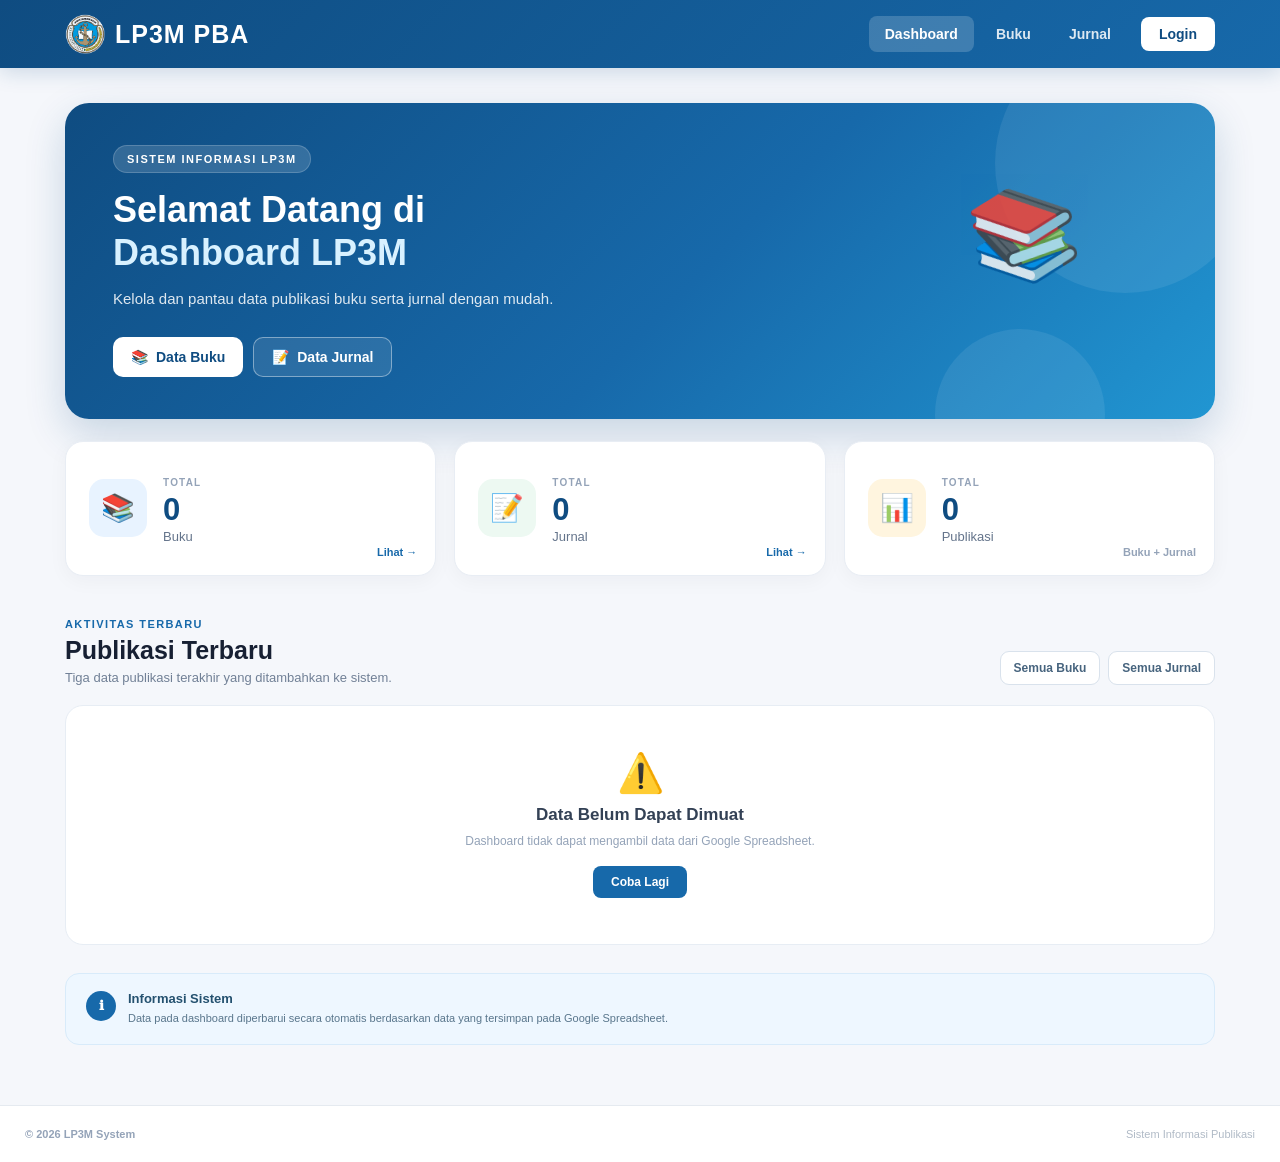
<file: dashboard.html>
<!DOCTYPE html>
<html lang="id">

<head>

    <meta charset="UTF-8">

    <meta
        name="viewport"
        content="width=device-width, initial-scale=1.0"
    >

    <title>
        Dashboard - LP3M
    </title>

    <link
        rel="stylesheet"
        href="dashboard.css"
    >

</head>


<body>


<!-- =====================================================
     NAVBAR
===================================================== -->

<nav class="navbar">

    <div class="nav-container">

        <a
            href="dashboard.html"
            class="nav-logo"
        >

            <img
                src="gambar/Logo_Lp3M_New.png"
                alt="Logo LP3M"
            >

            <span>
                LP3M PBA
            </span>

        </a>


        <button
            class="nav-toggle"
            id="navToggle"
            type="button"
        >
            ☰
        </button>


        <div
            class="nav-menu"
            id="navMenu"
        >

            <a
                href="dashboard.html"
                class="nav-link active"
                id="dashboardNav"
            >
                Dashboard
            </a>


            <a
                href="buku.html"
                class="nav-link"
                id="bukuNav"
            >
                Buku
            </a>


            <a
                href="jurnal.html"
                class="nav-link"
                id="jurnalNav"
            >
                Jurnal
            </a>


            <a
                href="admin.html"
                class="nav-link"
                id="adminMenu"
            >
                Kelola Data
            </a>


            <a
                href="login.html"
                class="nav-login"
                id="loginLogoutButton"
            >
                Login
            </a>

        </div>

    </div>

</nav>



<!-- =====================================================
     MAIN
===================================================== -->

<main class="dashboard-container">


    <!-- =================================================
         HERO
    ================================================== -->

    <section class="hero-section">

        <div class="hero-content">

            <span class="hero-label">
                SISTEM INFORMASI LP3M
            </span>


            <h1>

                Selamat Datang di

                <span>
                    Dashboard LP3M
                </span>

            </h1>


            <p id="welcome">

                Kelola dan pantau data publikasi
                buku serta jurnal dengan mudah.

            </p>


            <div class="hero-actions">

                <a
                    href="buku.html"
                    class="hero-button primary"
                >

                    <span>
                        📚
                    </span>

                    Data Buku

                </a>


                <a
                    href="jurnal.html"
                    class="hero-button secondary"
                >

                    <span>
                        📝
                    </span>

                    Data Jurnal

                </a>

            </div>

        </div>


        <div class="hero-decoration">

            <div
                class="decoration-circle circle-one"
            >
            </div>


            <div
                class="decoration-circle circle-two"
            >
            </div>


            <div class="decoration-book">
                📚
            </div>

        </div>

    </section>



    <!-- =================================================
         STATISTIK
    ================================================== -->

    <section class="stats-grid">


        <!-- =================================================
             TOTAL BUKU
        ================================================== -->

        <div class="stat-card">

            <div class="stat-icon buku-icon">
                📚
            </div>


            <div class="stat-content">

                <span class="stat-label">
                    TOTAL
                </span>


                <h2 id="totalBuku">
                    0
                </h2>


                <p>
                    Buku
                </p>

            </div>


            <a
                href="buku.html"
                class="stat-link"
            >
                Lihat →
            </a>

        </div>



        <!-- =================================================
             TOTAL JURNAL
        ================================================== -->

        <div class="stat-card">

            <div class="stat-icon jurnal-icon">
                📝
            </div>


            <div class="stat-content">

                <span class="stat-label">
                    TOTAL
                </span>


                <h2 id="totalJurnal">
                    0
                </h2>


                <p>
                    Jurnal
                </p>

            </div>


            <a
                href="jurnal.html"
                class="stat-link"
            >
                Lihat →
            </a>

        </div>



        <!-- =================================================
             TOTAL PUBLIKASI
        ================================================== -->

        <div class="stat-card">

            <div class="stat-icon publikasi-icon">
                📊
            </div>


            <div class="stat-content">

                <span class="stat-label">
                    TOTAL
                </span>


                <h2 id="totalPublikasi">
                    0
                </h2>


                <p>
                    Publikasi
                </p>

            </div>


            <div class="stat-link static">
                Buku + Jurnal
            </div>

        </div>


    </section>



    <!-- =================================================
         PUBLIKASI TERBARU
    ================================================== -->

    <section class="latest-section">


        <div class="section-heading">

            <div>

                <span class="section-label">
                    AKTIVITAS TERBARU
                </span>


                <h2>
                    Publikasi Terbaru
                </h2>


                <p>
                    Tiga data publikasi terakhir yang
                    ditambahkan ke sistem.
                </p>

            </div>


            <div class="section-actions">

                <a
                    href="buku.html"
                    class="outline-button"
                >
                    Semua Buku
                </a>


                <a
                    href="jurnal.html"
                    class="outline-button"
                >
                    Semua Jurnal
                </a>

            </div>

        </div>



        <!-- =================================================
             DATA TERBARU
        ================================================== -->

        <div
            class="latest-grid"
            id="latestGrid"
        >

            <div class="latest-loading">

                <div class="loading-spinner">
                </div>


                <p>
                    Memuat publikasi terbaru...
                </p>

            </div>

        </div>


    </section>



    <!-- =================================================
         INFO SISTEM
    ================================================== -->

    <section class="info-box">

        <div class="info-icon">
            ℹ
        </div>


        <div class="info-content">

            <h3>
                Informasi Sistem
            </h3>


            <p>

                Data pada dashboard diperbarui secara
                otomatis berdasarkan data yang tersimpan
                pada Google Spreadsheet.

            </p>

        </div>

    </section>


</main>



<!-- =====================================================
     FOOTER
===================================================== -->

<footer class="footer">

    <p>
        © 2026 LP3M System
    </p>


    <span>
        Sistem Informasi Publikasi
    </span>

</footer>



<script src="script.js"></script>


<script>

/* =========================================================
   URL GOOGLE APPS SCRIPT
========================================================= */

const API_URL_DASHBOARD =
    "https://script.google.com/macros/s/AKfycby9EAteDad4Z-TIbHBaZ2UU6q4XAb1WJI-nPL307EiH5ENU3gjOcsbHy3inkT-XH3DFZw/exec";



/* =========================================================
   DATA DASHBOARD
========================================================= */

let dataBukuDashboard = [];

let dataJurnalDashboard = [];



/* =========================================================
   ELEMENT
========================================================= */

const totalBukuElement =
    document.getElementById(
        "totalBuku"
    );


const totalJurnalElement =
    document.getElementById(
        "totalJurnal"
    );


const totalPublikasiElement =
    document.getElementById(
        "totalPublikasi"
    );


const latestGrid =
    document.getElementById(
        "latestGrid"
    );


const welcomeElement =
    document.getElementById(
        "welcome"
    );


const navToggle =
    document.getElementById(
        "navToggle"
    );


const navMenu =
    document.getElementById(
        "navMenu"
    );


const adminMenu =
    document.getElementById(
        "adminMenu"
    );


const loginLogoutButton =
    document.getElementById(
        "loginLogoutButton"
    );



/* =========================================================
   ESCAPE HTML
========================================================= */

function escapeHTML(value) {

    if (
        value === null ||
        value === undefined
    ) {

        return "";

    }


    return String(value)

        .replace(
            /&/g,
            "&amp;"
        )

        .replace(
            /</g,
            "&lt;"
        )

        .replace(
            />/g,
            "&gt;"
        )

        .replace(
            /"/g,
            "&quot;"
        )

        .replace(
            /'/g,
            "&#039;"
        );

}



/* =========================================================
   ESCAPE ATTRIBUTE
========================================================= */

function escapeAttribute(value) {

    return String(
        value ?? ""
    )

    .replace(
        /&/g,
        "&amp;"
    )

    .replace(
        /"/g,
        "&quot;"
    )

    .replace(
        /</g,
        "&lt;"
    )

    .replace(
        />/g,
        "&gt;"
    );

}



/* =========================================================
   PARSE TANGGAL
========================================================= */

function parseTanggalDashboard(value) {

    if (!value) {

        return 0;

    }


    const teks =
        String(value).trim();


    /* DD/MM/YYYY */

    let match =
        teks.match(
            /^(\d{1,2})\/(\d{1,2})\/(\d{4})$/
        );


    if (match) {

        return new Date(
            Number(match[3]),
            Number(match[2]) - 1,
            Number(match[1])
        ).getTime();

    }


    /* DD-MM-YYYY */

    match =
        teks.match(
            /^(\d{1,2})-(\d{1,2})-(\d{4})$/
        );


    if (match) {

        return new Date(
            Number(match[3]),
            Number(match[2]) - 1,
            Number(match[1])
        ).getTime();

    }


    /* YYYY-MM-DD */

    match =
        teks.match(
            /^(\d{4})-(\d{1,2})-(\d{1,2})$/
        );


    if (match) {

        return new Date(
            Number(match[1]),
            Number(match[2]) - 1,
            Number(match[3])
        ).getTime();

    }


    const tanggal =
        new Date(value);


    if (
        !isNaN(
            tanggal.getTime()
        )
    ) {

        return tanggal.getTime();

    }


    return 0;

}



/* =========================================================
   FORMAT WAKTU
========================================================= */

function formatWaktu(value) {

    if (!value) {

        return "";

    }


    const waktu =
        parseTanggalDashboard(
            value
        );


    if (!waktu) {

        return escapeHTML(
            value
        );

    }


    return new Date(
        waktu
    ).toLocaleString(
        "id-ID",
        {
            day: "2-digit",
            month: "short",
            year: "numeric",
            hour: "2-digit",
            minute: "2-digit"
        }
    );

}



/* =========================================================
   AMBIL WAKTU DATA
========================================================= */

function ambilWaktuData(item) {

    if (!item) {

        return 0;

    }


    const kandidat = [

        item.waktu,

        item.timestamp,

        item.createdAt,

        item.tanggalInput,

        item.tanggal,

        item.tanggalTerbit

    ];


    for (
        let i = 0;
        i < kandidat.length;
        i++
    ) {

        const waktu =
            parseTanggalDashboard(
                kandidat[i]
            );


        if (waktu > 0) {

            return waktu;

        }

    }


    return 0;

}



/* =========================================================
   LOAD BUKU DARI SPREADSHEET
========================================================= */

async function loadDataBukuDashboard() {

    const response =
        await fetch(
            API_URL_DASHBOARD +
            "?action=getBuku"
        );


    if (!response.ok) {

        throw new Error(
            "Gagal mengambil data buku. HTTP " +
            response.status
        );

    }


    const result =
        await response.json();


    console.log(
        "RESPONS DATA BUKU:",
        result
    );


    if (
        !result.success ||
        !Array.isArray(
            result.data
        )
    ) {

        throw new Error(
            result.message ||
            "Data buku tidak tersedia."
        );

    }


    dataBukuDashboard =
        result.data;

}



/* =========================================================
   LOAD JURNAL DARI SPREADSHEET
========================================================= */

async function loadDataJurnalDashboard() {

    const response =
        await fetch(
            API_URL_DASHBOARD +
            "?action=getJurnal"
        );


    if (!response.ok) {

        throw new Error(
            "Gagal mengambil data jurnal. HTTP " +
            response.status
        );

    }


    const result =
        await response.json();


    console.log(
        "RESPONS DATA JURNAL:",
        result
    );


    if (
        !result.success ||
        !Array.isArray(
            result.data
        )
    ) {

        throw new Error(
            result.message ||
            "Data jurnal tidak tersedia."
        );

    }


    dataJurnalDashboard =
        result.data;

}



/* =========================================================
   BUAT DATA PUBLIKASI TERBARU
========================================================= */

function buatDataTerbaru() {

    const dataBuku =
        dataBukuDashboard.map(
            function (
                item,
                index
            ) {

                return {

                    ...item,

                    tipe: "Buku",

                    _urutan:
                        index,

                    _waktu:
                        ambilWaktuData(
                            item
                        )

                };

            }
        );


    const dataJurnal =
        dataJurnalDashboard.map(
            function (
                item,
                index
            ) {

                return {

                    ...item,

                    tipe: "Jurnal",

                    _urutan:
                        index,

                    _waktu:
                        ambilWaktuData(
                            item
                        )

                };

            }
        );


    const semuaData = [

        ...dataBuku,

        ...dataJurnal

    ];


    /*
       Jika data memiliki tanggal/waktu,
       gunakan tanggal tersebut.

       Jika tidak ada tanggal,
       data yang berada paling belakang
       dianggap data yang paling baru.
    */

    semuaData.sort(
        function (a, b) {

            if (
                a._waktu > 0 &&
                b._waktu > 0
            ) {

                return (
                    b._waktu -
                    a._waktu
                );

            }


            if (
                a._waktu > 0 &&
                b._waktu === 0
            ) {

                return -1;

            }


            if (
                a._waktu === 0 &&
                b._waktu > 0
            ) {

                return 1;

            }


            /*
               Jika waktu tidak tersedia,
               pertahankan urutan data
               masing-masing Spreadsheet.
            */

            return (
                b._urutan -
                a._urutan
            );

        }
    );


    return semuaData.slice(
        0,
        3
    );

}



/* =========================================================
   TAMPILKAN PUBLIKASI TERBARU
========================================================= */

function tampilkanPublikasiTerbaru(
    data
) {

    if (
        !latestGrid
    ) {

        return;

    }


    if (
        !Array.isArray(data) ||
        data.length === 0
    ) {

        latestGrid.innerHTML = `

            <div class="empty-latest">

                <div class="empty-icon">
                    📚
                </div>


                <h3>
                    Belum Ada Publikasi
                </h3>


                <p>

                    Data buku atau jurnal yang baru
                    ditambahkan akan muncul di sini.

                </p>

            </div>

        `;

        return;

    }



    latestGrid.innerHTML =
        data
            .map(
                function (
                    item,
                    index
                ) {

                    const isBuku =
                        String(
                            item.tipe ||
                            ""
                        )
                        .toLowerCase() ===
                        "buku";


                    const tipeClass =
                        isBuku
                            ? "book"
                            : "journal";


                    const icon =
                        isBuku
                            ? "📚"
                            : "📝";


                    let informasi =
                        "";



                    /* =====================================
                       INFORMASI BUKU
                    ===================================== */

                    if (isBuku) {

                        informasi = `

                            <div class="latest-meta">

                                <span>

                                    🏢

                                    ${escapeHTML(
                                        item.penerbit ||
                                        "Penerbit belum diisi"
                                    )}

                                </span>

                            </div>


                            <div class="latest-extra">

                                ${
                                    item.isbn
                                        ? `
                                            <span>
                                                ISBN:
                                                ${escapeHTML(
                                                    item.isbn
                                                )}
                                            </span>
                                          `
                                        : ""
                                }


                                ${
                                    item.hki
                                        ? `
                                            <span>
                                                HKI:
                                                ${escapeHTML(
                                                    item.hki
                                                )}
                                            </span>
                                          `
                                        : ""
                                }

                            </div>

                        `;

                    }



                    /* =====================================
                       INFORMASI JURNAL
                    ===================================== */

                    else {

                        informasi = `

                            <div class="latest-meta">

                                <span>

                                    👤

                                    ${escapeHTML(
                                        item.namaDosen ||
                                        "Nama dosen belum diisi"
                                    )}

                                </span>

                            </div>


                            <div class="latest-meta">

                                <span>

                                    🎓

                                    ${escapeHTML(
                                        item.progdi ||
                                        "Program studi belum diisi"
                                    )}

                                </span>

                            </div>


                            <div class="latest-extra">

                                ${
                                    item.status
                                        ? `
                                            <span
                                                class="status-badge"
                                            >
                                                ${escapeHTML(
                                                    item.status
                                                )}
                                            </span>
                                          `
                                        : ""
                                }

                            </div>

                        `;

                    }



                    /* =====================================
                       TOMBOL
                    ===================================== */

                    let tombol =
                        "";


                    if (
                        !isBuku &&
                        item.linkPublikasi
                    ) {

                        tombol = `

                            <a
                                href="${escapeAttribute(
                                    item.linkPublikasi
                                )}"
                                target="_blank"
                                rel="noopener noreferrer"
                                class="latest-button"
                            >

                                Lihat Publikasi

                                <span>
                                    ↗
                                </span>

                            </a>

                        `;

                    }

                    else {

                        tombol = `

                            <a
                                href="${
                                    isBuku
                                        ? "buku.html"
                                        : "jurnal.html"
                                }"
                                class="latest-button"
                            >

                                Lihat Data

                                <span>
                                    →
                                </span>

                            </a>

                        `;

                    }



                    /* =====================================
                       CARD
                    ===================================== */

                    return `

                        <article
                            class="
                                latest-card
                                ${tipeClass}
                            "
                        >

                            <div class="latest-top">

                                <span
                                    class="
                                        type-badge
                                        ${tipeClass}
                                    "
                                >

                                    <span>
                                        ${icon}
                                    </span>

                                    ${escapeHTML(
                                        item.tipe
                                    )}

                                </span>


                                <span class="latest-number">

                                    0${index + 1}

                                </span>

                            </div>


                            <h3>

                                ${escapeHTML(
                                    item.judul ||
                                    "Judul belum diisi"
                                )}

                            </h3>


                            <div class="latest-author">

                                <span>
                                    ✍️
                                </span>


                                <span>

                                    ${escapeHTML(
                                        item.penulis ||
                                        "Penulis belum diisi"
                                    )}

                                </span>

                            </div>


                            ${informasi}


                            <div class="latest-bottom">

                                <span class="latest-date">

                                    🕒

                                    ${
                                        item.waktu ||
                                        item.timestamp ||
                                        item.createdAt ||
                                        item.tanggalTerbit
                                            ? formatWaktu(
                                                item.waktu ||
                                                item.timestamp ||
                                                item.createdAt ||
                                                item.tanggalTerbit
                                            )
                                            : "Data terbaru"
                                    }

                                </span>


                                ${tombol}

                            </div>

                        </article>

                    `;

                }
            )
            .join("");

}



/* =========================================================
   LOAD DASHBOARD DARI GOOGLE SPREADSHEET
========================================================= */

async function loadDashboard() {

    if (latestGrid) {

        latestGrid.innerHTML = `

            <div class="latest-loading">

                <div class="loading-spinner">
                </div>


                <p>
                    Mengambil data dari Google Spreadsheet...
                </p>

            </div>

        `;

    }


    try {

        /*
           Ambil Buku dan Jurnal
           langsung dari Spreadsheet.
        */

        await Promise.all([

            loadDataBukuDashboard(),

            loadDataJurnalDashboard()

        ]);


        console.log(
            "TOTAL BUKU:",
            dataBukuDashboard.length
        );


        console.log(
            "TOTAL JURNAL:",
            dataJurnalDashboard.length
        );


        /*
           TOTAL BUKU
        */

        totalBukuElement.innerText =
            dataBukuDashboard.length;


        /*
           TOTAL JURNAL
        */

        totalJurnalElement.innerText =
            dataJurnalDashboard.length;


        /*
           TOTAL PUBLIKASI
        */

        const totalPublikasi =
            dataBukuDashboard.length +
            dataJurnalDashboard.length;


        totalPublikasiElement.innerText =
            totalPublikasi;


        /*
           PUBLIKASI TERBARU
        */

        const dataTerbaru =
            buatDataTerbaru();


        tampilkanPublikasiTerbaru(
            dataTerbaru
        );


    }

    catch (error) {

        console.error(
            "ERROR DASHBOARD:",
            error
        );


        /*
           Jika gagal, statistik
           tetap dibuat 0.
        */

        totalBukuElement.innerText =
            "0";


        totalJurnalElement.innerText =
            "0";


        totalPublikasiElement.innerText =
            "0";


        if (latestGrid) {

            latestGrid.innerHTML = `

                <div class="error-latest">

                    <div class="empty-icon">
                        ⚠️
                    </div>


                    <h3>
                        Data Belum Dapat Dimuat
                    </h3>


                    <p>

                        Dashboard tidak dapat mengambil
                        data dari Google Spreadsheet.

                    </p>


                    <button
                        type="button"
                        onclick="loadDashboard()"
                        class="retry-button"
                    >

                        Coba Lagi

                    </button>

                </div>

            `;

        }

    }

}



/* =========================================================
   STATUS LOGIN
========================================================= */

function aturStatusLogin() {

    const userData =
        localStorage.getItem(
            "user"
        );


    /*
       Jika belum login:
       - Dashboard tetap dapat dibuka.
       - Buku dan Jurnal tetap dapat dibuka.
       - Kelola Data disembunyikan.
       - Tombol menjadi Login.
    */

    if (!userData) {

        if (adminMenu) {

            adminMenu.style.display =
                "none";

        }


        if (loginLogoutButton) {

            loginLogoutButton.textContent =
                "Login";

            loginLogoutButton.href =
                "login.html";

            loginLogoutButton.onclick =
                null;

        }


        return;

    }



    try {

        const user =
            JSON.parse(
                userData
            );


        if (
            !user ||
            !user.username
        ) {

            throw new Error(
                "Data user tidak valid."
            );

        }



        /* ===============================================
           NAMA USER
        =============================================== */

        if (
            welcomeElement &&
            user.nama
        ) {

            welcomeElement.innerHTML = `

                Selamat datang,

                <strong>
                    ${escapeHTML(
                        user.nama
                    )}
                </strong>.

                Kelola dan pantau data publikasi
                LP3M dengan mudah.

            `;

        }



        /* ===============================================
           ROLE ADMIN
        =============================================== */

        const role =
            String(
                user.role || ""
            )
            .trim()
            .toLowerCase();


        if (adminMenu) {

            if (
                role === "admin"
            ) {

                adminMenu.style.display =
                    "";

            }

            else {

                adminMenu.style.display =
                    "none";

            }

        }



        /* ===============================================
           LOGOUT
        =============================================== */

        if (loginLogoutButton) {

            loginLogoutButton.textContent =
                "Logout";

            loginLogoutButton.href =
                "#";


            loginLogoutButton.onclick =
                function (event) {

                    event.preventDefault();


                    const yakin =
                        confirm(
                            "Apakah Anda yakin ingin Logout?"
                        );


                    if (!yakin) {

                        return;

                    }


                    localStorage.removeItem(
                        "user"
                    );


                    window.location.href =
                        "login.html";

                };

        }

    }

    catch (error) {

        console.error(
            "USER DATA ERROR:",
            error
        );


        localStorage.removeItem(
            "user"
        );


        if (adminMenu) {

            adminMenu.style.display =
                "none";

        }


        if (loginLogoutButton) {

            loginLogoutButton.textContent =
                "Login";

            loginLogoutButton.href =
                "login.html";

            loginLogoutButton.onclick =
                null;

        }

    }

}



/* =========================================================
   NAVBAR MOBILE
========================================================= */

if (
    navToggle &&
    navMenu
) {

    navToggle.addEventListener(
        "click",
        function () {

            navMenu.classList.toggle(
                "active"
            );

        }
    );

}



/* =========================================================
   JALANKAN DASHBOARD
========================================================= */

aturStatusLogin();


loadDashboard();

</script>


</body>

</html>
</file>
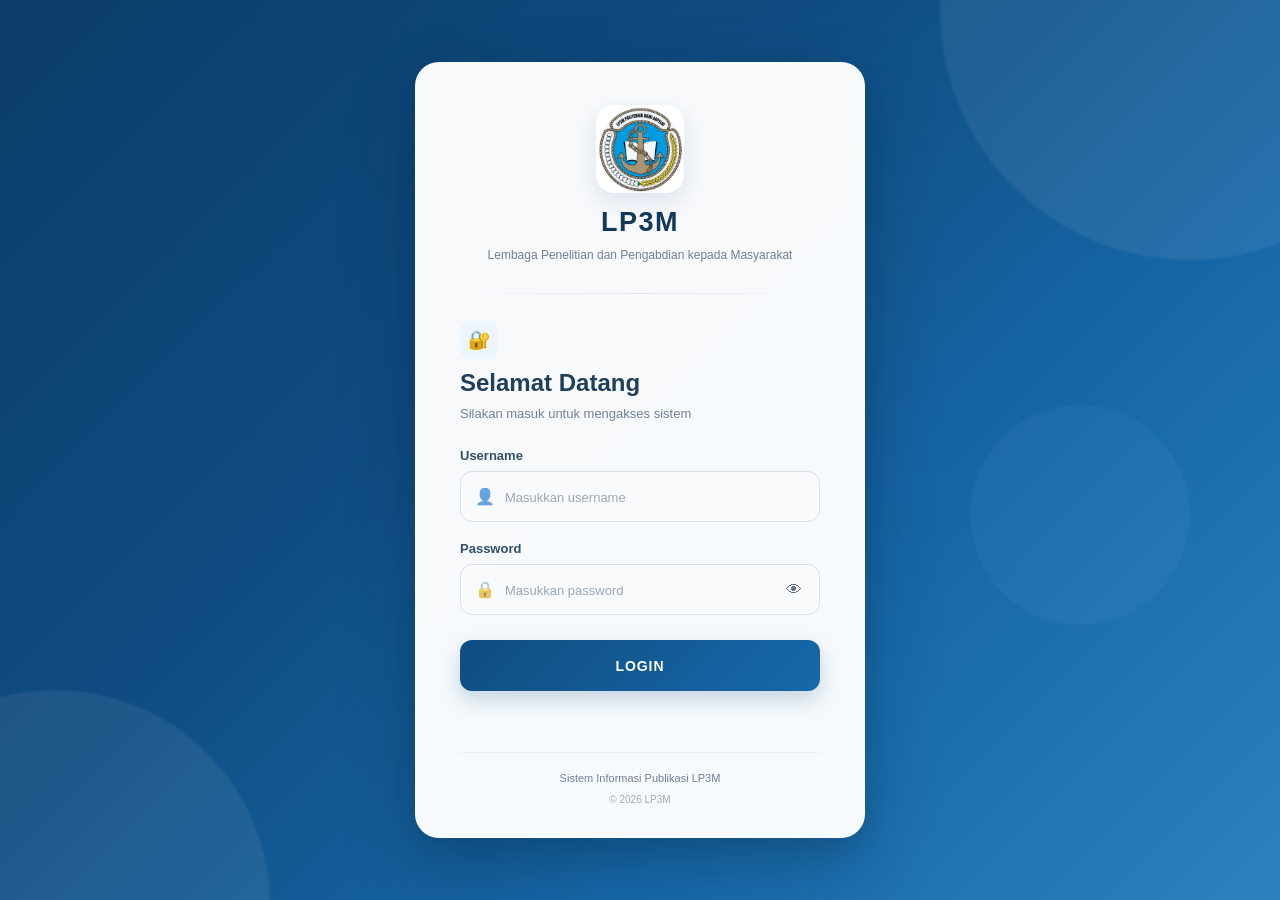
<file: input_buku.html>
<!DOCTYPE html>
<html lang="id">

<head>

    <meta charset="UTF-8">

    <meta
        name="viewport"
        content="width=device-width, initial-scale=1.0"
    >

    <title>Input Data Buku - LP3M</title>

    <link
        rel="stylesheet"
        href="input_buku.css"
    >

</head>


<body>


<!-- =====================================================
     NAVBAR
===================================================== -->

<nav class="navbar">

    <div class="nav-container">

        <a
            href="dashboard.html"
            class="nav-logo"
        >

            <img
                src="gambar/Logo_Lp3M_New.png"
                alt="Logo LP3M"
            >

            <span>
                LP3M PBA
            </span>

        </a>


        <button
            class="nav-toggle"
            id="navToggle"
            type="button"
            aria-label="Buka menu"
        >
            ☰
        </button>


        <div
            class="nav-menu"
            id="navMenu"
        >

            <a
                href="dashboard.html"
                class="nav-link"
            >
                Dashboard
            </a>


            <a
                href="buku.html"
                class="nav-link"
            >
                Buku
            </a>


            <a
                href="jurnal.html"
                class="nav-link"
            >
                Jurnal
            </a>


            <a
                href="admin.html"
                class="nav-link active admin-menu"
                id="adminMenu"
            >
                Kelola Data
            </a>


            <a
                href="#"
                class="nav-login"
                id="loginLogoutButton"
            >
                Logout
            </a>

        </div>

    </div>

</nav>


<!-- =====================================================
     CONTENT
===================================================== -->

<main class="container">

    <div class="page-header">

        <h1>
            Input Data Buku
        </h1>

        <p>
            Tambahkan data buku publikasi LP3M.
        </p>

    </div>


    <div class="form-card">

        <form
            id="bukuForm"
        >


            <!-- =================================================
                 JUDUL BUKU
            ================================================== -->

            <div class="form-group">

                <label for="judul">
                    Judul Buku
                </label>

                <textarea
                    id="judul"
                    name="judul"
                    rows="4"
                    placeholder="Masukkan judul buku"
                    required
                ></textarea>

            </div>


            <!-- =================================================
                 PENULIS
            ================================================== -->

            <div class="form-group">

                <label>
                    Penulis
                </label>


                <div id="penulisContainer">

                    <div class="penulis-row">

                        <input
                            type="text"
                            name="penulis[]"
                            placeholder="Nama penulis"
                            required
                        >

                        <button
                            type="button"
                            class="btn-remove"
                            onclick="hapusPenulis(this)"
                            style="display:none;"
                        >
                            Hapus
                        </button>

                    </div>

                </div>


                <button
                    type="button"
                    class="btn-add"
                    onclick="tambahPenulis()"
                >
                    + Tambah Penulis
                </button>

            </div>


            <!-- =================================================
                 PENERBIT
            ================================================== -->

            <div class="form-group">

                <label for="penerbit">
                    Penerbit
                </label>

                <input
                    type="text"
                    id="penerbit"
                    name="penerbit"
                    placeholder="Masukkan nama penerbit"
                    required
                >

            </div>


            <!-- =================================================
                 ISBN
            ================================================== -->

            <div class="form-group">

                <label for="isbn">
                    ISBN
                </label>

                <input
                    type="text"
                    id="isbn"
                    name="isbn"
                    placeholder="Masukkan ISBN"
                >

            </div>


            <!-- =================================================
                 COVER BUKU
            ================================================== -->

            <div class="form-group">

                <label for="cover">
                    Cover Buku
                </label>

                <input
                    type="file"
                    id="cover"
                    name="cover"
                    accept="image/*"
                >

                <small>
                    Format gambar dan maksimal 5 MB.
                </small>

            </div>


            <!-- =================================================
                 HKI
            ================================================== -->

            <div class="form-group">

                <label for="hki">
                    HKI
                </label>

                <input
                    type="text"
                    id="hki"
                    name="hki"
                    placeholder="Masukkan nomor/judul HKI"
                >

            </div>


            <!-- =================================================
                 STATUS
            ================================================== -->

            <div class="form-group">

                <label for="status">
                    Status
                </label>

                <select
                    id="status"
                    name="status"
                    required
                >

                    <option value="">
                        -- Pilih Status --
                    </option>

                    <option value="Belum di Ajukan">
                        Belum di Ajukan
                    </option>

                    <option value="Proses di Ajukan">
                        Proses di Ajukan
                    </option>

                    <option value="Sudah di Ajukan">
                        Sudah di Ajukan
                    </option>

                    <option value="Di Tolak">
                        Di Tolak
                    </option>

                </select>

            </div>


            <!-- =================================================
                 MESSAGE
            ================================================== -->

            <div
                id="bukuMessage"
                class="message"
            ></div>


            <!-- =================================================
                 BUTTON
            ================================================== -->

            <div class="form-actions">

                <button
                    type="button"
                    class="btn-back"
                    onclick="kembaliKeAdmin()"
                >
                    KEMBALI
                </button>


                <button
                    type="submit"
                    id="simpanBukuButton"
                    class="btn-submit"
                >
                    SIMPAN DATA BUKU
                </button>


                <button
                    type="button"
                    class="btn-reset"
                    onclick="resetFormBuku()"
                >
                    RESET FORM
                </button>

            </div>


        </form>

    </div>

</main>


<!-- =====================================================
     SCRIPT UTAMA
===================================================== -->

<script src="script.js"></script>


<script>

/* =========================================================
   API
========================================================= */

const BUKU_INPUT_API_URL =
    "https://script.google.com/macros/s/AKfycby9EAteDad4Z-TIbHBaZ2UU6q4XAb1WJI-nPL307EiH5ENU3gjOcsbHy3inkT-XH3DFZw/exec";


/* =========================================================
   TAMBAH PENULIS
========================================================= */

function tambahPenulis() {

    const container =
        document.getElementById(
            "penulisContainer"
        );


    const row =
        document.createElement(
            "div"
        );


    row.className =
        "penulis-row";


    row.innerHTML = `

        <input
            type="text"
            name="penulis[]"
            placeholder="Nama penulis"
            required
        >

        <button
            type="button"
            class="btn-remove"
            onclick="hapusPenulis(this)"
        >
            Hapus
        </button>

    `;


    container.appendChild(
        row
    );


    updateTombolHapusPenulis();

}


/* =========================================================
   HAPUS PENULIS
========================================================= */

function hapusPenulis(button) {

    const container =
        document.getElementById(
            "penulisContainer"
        );


    const rows =
        container.querySelectorAll(
            ".penulis-row"
        );


    if (rows.length <= 1) {

        alert(
            "Minimal harus ada satu penulis."
        );

        return;

    }


    button
        .parentElement
        .remove();


    updateTombolHapusPenulis();

}


/* =========================================================
   UPDATE TOMBOL HAPUS PENULIS
========================================================= */

function updateTombolHapusPenulis() {

    const rows =
        document.querySelectorAll(
            ".penulis-row"
        );


    rows.forEach(
        function (row) {

            const button =
                row.querySelector(
                    ".btn-remove"
                );


            if (!button) {
                return;
            }


            if (rows.length === 1) {

                button.style.display =
                    "none";

            } else {

                button.style.display =
                    "inline-block";

            }

        }
    );

}


/* =========================================================
   FILE KE BASE64
========================================================= */

function fileToBase64(file) {

    return new Promise(
        function (resolve, reject) {

            if (!file) {

                resolve("");

                return;

            }


            const reader =
                new FileReader();


            reader.onload =
                function () {

                    resolve(
                        reader.result
                    );

                };


            reader.onerror =
                function () {

                    reject(
                        new Error(
                            "Cover buku gagal dibaca."
                        )
                    );

                };


            reader.readAsDataURL(
                file
            );

        }
    );

}


/* =========================================================
   SUBMIT FORM
========================================================= */

document.addEventListener(
    "DOMContentLoaded",
    function () {

        const form =
            document.getElementById(
                "bukuForm"
            );


        if (!form) {

            console.error(
                "Form bukuForm tidak ditemukan."
            );

            return;

        }


        form.addEventListener(
            "submit",
            async function (event) {

                event.preventDefault();


                const button =
                    document.getElementById(
                        "simpanBukuButton"
                    );


                const message =
                    document.getElementById(
                        "bukuMessage"
                    );


                button.disabled =
                    true;


                button.innerText =
                    "MENYIMPAN...";


                message.className =
                    "message";


                message.innerText =
                    "Menyiapkan data buku...";


                try {


                    /* =========================================
                       PENULIS
                    ========================================= */

                    const penulis =
                        Array.from(
                            document.querySelectorAll(
                                'input[name="penulis[]"]'
                            )
                        )
                        .map(
                            function (input) {

                                return input.value.trim();

                            }
                        )
                        .filter(
                            function (value) {

                                return value !== "";

                            }
                        );


                    if (penulis.length === 0) {

                        throw new Error(
                            "Minimal harus ada satu penulis."
                        );

                    }


                    /* =========================================
                       COVER
                    ========================================= */

                    const coverInput =
                        document.getElementById(
                            "cover"
                        );


                    const coverFile =
                        coverInput &&
                        coverInput.files &&
                        coverInput.files.length > 0

                            ? coverInput.files[0]

                            : null;


                    let coverBase64 =
                        "";


                    let coverName =
                        "";


                    let coverType =
                        "";


                    if (coverFile) {


                        /* -------------------------------------
                           CEK UKURAN
                        ------------------------------------- */

                        const maxSize =
                            5 * 1024 * 1024;


                        if (
                            coverFile.size >
                            maxSize
                        ) {

                            throw new Error(
                                "Ukuran cover maksimal 5 MB."
                            );

                        }


                        /* -------------------------------------
                           CEK TIPE
                        ------------------------------------- */

                        if (
                            !coverFile.type ||
                            !coverFile.type.startsWith(
                                "image/"
                            )
                        ) {

                            throw new Error(
                                "File cover harus berupa gambar."
                            );

                        }


                        message.innerText =
                            "Membaca cover buku...";


                        /* -------------------------------------
                           BACA FILE
                        ------------------------------------- */

                        coverBase64 =
                            await fileToBase64(
                                coverFile
                            );


                        if (!coverBase64) {

                            throw new Error(
                                "Cover buku tidak dapat dibaca."
                            );

                        }


                        coverName =
                            coverFile.name;


                        coverType =
                            coverFile.type;

                    }


                    /* =========================================
                       DATA
                    ========================================= */

                    const data = {

                        action:
                            "saveBuku",


                        judul:
                            document
                                .getElementById(
                                    "judul"
                                )
                                .value
                                .trim(),


                        penulis:
                            penulis,


                        penerbit:
                            document
                                .getElementById(
                                    "penerbit"
                                )
                                .value
                                .trim(),


                        isbn:
                            document
                                .getElementById(
                                    "isbn"
                                )
                                .value
                                .trim(),


                        coverBase64:
                            coverBase64,


                        coverName:
                            coverName,


                        coverType:
                            coverType,


                        hki:
                            document
                                .getElementById(
                                    "hki"
                                )
                                .value
                                .trim(),


                        status:
                            document
                                .getElementById(
                                    "status"
                                )
                                .value

                    };


                    /* =========================================
                       VALIDASI DATA
                    ========================================= */

                    if (!data.judul) {

                        throw new Error(
                            "Judul Buku wajib diisi."
                        );

                    }


                    if (!data.penerbit) {

                        throw new Error(
                            "Penerbit wajib diisi."
                        );

                    }


                    if (!data.status) {

                        throw new Error(
                            "Status wajib dipilih."
                        );

                    }


                    /* =========================================
                       AMBIL USERNAME ADMIN
                    ========================================= */

                    let username =
                        localStorage.getItem(
                            "username"
                        );


                    if (!username) {

                        try {

                            const user =
                                JSON.parse(
                                    localStorage.getItem(
                                        "user"
                                    ) || "{}"
                                );


                            username =
                                user.username || "";

                        } catch (error) {

                            username = "";

                        }

                    }


                    /* =========================================
                       KIRIM DATA
                    ========================================= */

                    message.innerText =
                        coverFile

                            ? "Mengupload cover dan menyimpan data..."

                            : "Menyimpan data buku...";


                    console.log(
                        "Data buku dikirim:",
                        data
                    );


                    const response =
                        await fetch(
                            BUKU_INPUT_API_URL,
                            {

                                method:
                                    "POST",


                                headers: {

                                    "Content-Type":
                                        "text/plain;charset=utf-8"

                                },


                                body:
                                    JSON.stringify(
                                        data
                                    )

                            }
                        );


                    if (!response.ok) {

                        throw new Error(
                            "Server tidak dapat menerima data. HTTP " +
                            response.status
                        );

                    }


                    const result =
                        await response.json();


                    console.log(
                        "Response Apps Script:",
                        result
                    );


                    if (
                        !result ||
                        result.success !== true
                    ) {

                        throw new Error(
                            result &&
                            result.message

                                ? result.message

                                : "Data buku gagal disimpan."
                        );

                    }


                    /* =========================================
                       BERHASIL
                    ========================================= */

                    message.className =
                        "message success";


                    message.innerText =
                        coverFile

                            ? "Data buku dan cover berhasil disimpan."

                            : "Data buku berhasil disimpan.";


                    /* =========================================
                       RESET FORM
                    ========================================= */

                    resetFormBuku(
                        false
                    );


                    /* =========================================
                       TAMPILKAN PESAN SUKSES
                    ========================================= */

                    message.className =
                        "message success";


                    message.innerText =
                        coverFile

                            ? "Data buku dan cover berhasil disimpan."

                            : "Data buku berhasil disimpan.";


                } catch (error) {

                    console.error(
                        "Gagal menyimpan buku:",
                        error
                    );


                    message.className =
                        "message error";


                    message.innerText =
                        error.message ||
                        "Terjadi kesalahan saat menyimpan data.";


                } finally {

                    button.disabled =
                        false;


                    button.innerText =
                        "SIMPAN DATA BUKU";

                }

            }
        );

    }
);


/* =========================================================
   RESET FORM
========================================================= */

function resetFormBuku(
    tampilkanKonfirmasi = true
) {

    if (
        tampilkanKonfirmasi &&
        !confirm(
            "Apakah Anda yakin ingin mengosongkan formulir?"
        )
    ) {

        return;

    }


    const form =
        document.getElementById(
            "bukuForm"
        );


    if (form) {

        form.reset();

    }


    /* =============================================
       KEMBALIKAN PENULIS
    ============================================= */

    const container =
        document.getElementById(
            "penulisContainer"
        );


    container.innerHTML = `

        <div class="penulis-row">

            <input
                type="text"
                name="penulis[]"
                placeholder="Nama penulis"
                required
            >

            <button
                type="button"
                class="btn-remove"
                onclick="hapusPenulis(this)"
                style="display:none;"
            >
                Hapus
            </button>

        </div>

    `;


    updateTombolHapusPenulis();

}


/* =========================================================
   KEMBALI KE ADMIN
========================================================= */

function kembaliKeAdmin() {

    window.close();


    setTimeout(
        function () {

            if (!window.closed) {

                window.location.href =
                    "admin.html";

            }

        },
        300
    );

}


/* =========================================================
   NAVBAR MOBILE
========================================================= */

document.addEventListener(
    "DOMContentLoaded",
    function () {

        const navToggle =
            document.getElementById(
                "navToggle"
            );


        const navMenu =
            document.getElementById(
                "navMenu"
            );


        if (
            navToggle &&
            navMenu
        ) {

            navToggle.addEventListener(
                "click",
                function () {

                    navMenu.classList.toggle(
                        "show"
                    );

                }
            );

        }

    }
);


/* =========================================================
   INISIALISASI
========================================================= */

updateTombolHapusPenulis();

</script>


</body>

</html>
</file>
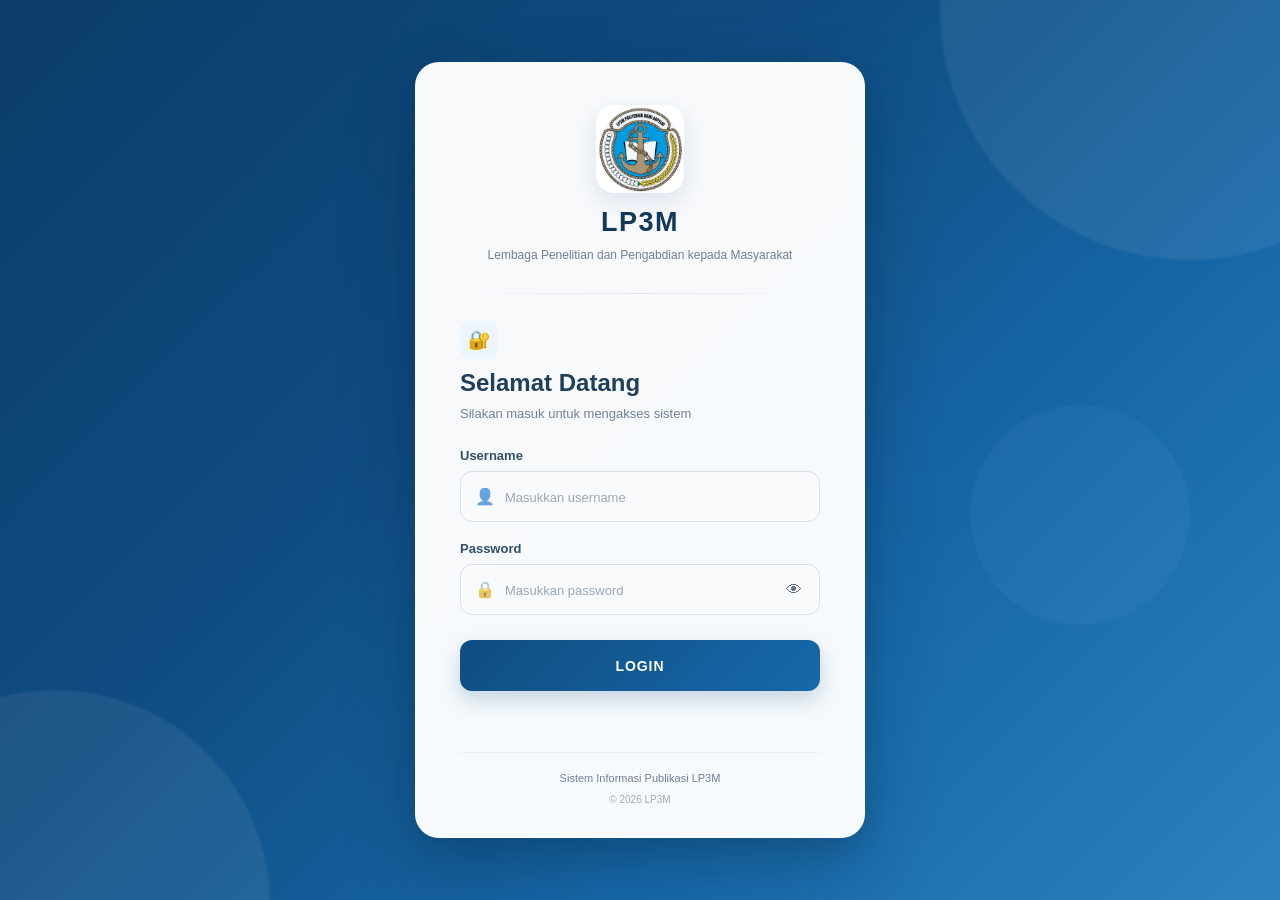
<file: input_jurnal.html>
<!DOCTYPE html>
<html lang="id">

<head>

    <meta charset="UTF-8">

    <meta
        name="viewport"
        content="width=device-width, initial-scale=1.0"
    >

    <title>Input Jurnal - LP3M</title>

    <link
        rel="stylesheet"
        href="input_jurnal.css"
    >

</head>


<body>


<!-- =====================================================
     NAVBAR
===================================================== -->

<nav class="navbar">
    <div class="nav-container">
        <a href="dashboard.html" class="nav-logo">
            <img src="gambar/Logo_Lp3M_New.png" alt="Logo LP3M">
            <span>LP3M PBA </span>
        </a>

        <button class="nav-toggle" id="navToggle" type="button">☰</button>

        <div class="nav-menu" id="navMenu">
            <a href="dashboard.html" class="nav-link">Dashboard</a>
            <a href="buku.html" class="nav-link">Buku</a>
            <a href="jurnal.html" class="nav-link">Jurnal</a>
            <a href="admin.html" class="nav-link active admin-menu" id="adminMenu">
                Kelola Data
            </a>
            <a href="login.html" class="nav-login" id="loginLogoutButton">
                Logout
            </a>
        </div>
    </div>
</nav>


<!-- =====================================================
     CONTENT
===================================================== -->

<main class="container">


    <div class="page-header">

        <h1>
            Input Data Jurnal
        </h1>

        <p>
            Tambahkan data publikasi jurnal baru
            ke dalam database LP3M.
        </p>

    </div>


    <!-- =================================================
         FORM
    ================================================== -->

    <div class="form-card">

        <form id="jurnalForm">


            <!-- NAMA DOSEN -->

            <div class="form-group">

                <label for="namaDosen">
                    Nama Dosen
                </label>

                <input
                    type="text"
                    id="namaDosen"
                    name="namaDosen"
                    placeholder="Nama dosen"
                    required
                >

            </div>


            <!-- PROGDI -->

            <div class="form-group">

                <label for="progdi">
                    Progdi <span>*</span>
                </label>


                <select
                    id="progdi"
                    name="progdi"
                    required
                >

                    <option value="">
                        -- Pilih Progdi --
                    </option>

                    <option value="TROK">
                        TROK
                    </option>

                    <option value="TRPK">
                        TRPK
                    </option>

                    <option value="MPLM">
                        MPLM
                    </option>

                    <option value="TRANSLA">
                        TRANSLA
                    </option>

                </select>

            </div>


            <!-- LINK PUBLIKASI -->

            <div class="form-group">

                <label for="linkPublikasi">
                    Link Publikasi
                </label>


                <input
                    type="url"
                    id="linkPublikasi"
                    name="linkPublikasi"
                    placeholder="https://..."
                >

            </div>


            <!-- JUDUL -->

            <div class="form-group">

                <label for="judul">
                    Judul Jurnal <span>*</span>
                </label>


                <textarea
                    id="judul"
                    name="judul"
                    placeholder="Masukkan judul jurnal"
                    required
                ></textarea>

            </div>


            <!-- PENULIS -->

            <div class="form-group">

                <label>
                    Penulis
                </label>


                <div id="penulisContainer">

                    <div class="penulis-row">

                        <input
                            type="text"
                            name="penulis[]"
                            placeholder="Nama penulis"
                            required
                        >


                        <button
                            type="button"
                            class="btn-remove"
                            onclick="hapusPenulis(this)"
                            style="display:none;"
                        >
                            Hapus
                        </button>

                    </div>

                </div>


                <button
                    type="button"
                    class="btn-add"
                    onclick="tambahPenulis()"
                >
                    + Tambah Penulis
                </button>

            </div>


            <!-- TANGGAL -->

            <div class="form-group">

                <label for="tanggalTerbit">
                    Tanggal Terbit
                </label>


                <input
                    type="date"
                    id="tanggalTerbit"
                    name="tanggalTerbit"
                    required
                >

            </div>


            <!-- SITASI -->

            <div class="form-group">

                <label for="sitasi">
                    Sitasi
                </label>


                <select
                    id="sitasi"
                    name="sitasi"
                >

                    <option value="">
                        -- Pilih Sitasi --
                    </option>

                    <option value="Nasional Tidak Terakreditasi">
                        Nasional Tidak Terakreditasi
                    </option>

                    <option value="Internasional Tidak Terakreditasi">
                        Internasional Tidak Terakreditasi
                    </option>

                    <option value="Scopus Q1">
                        Scopus Q1
                    </option>

                    <option value="Scopus Q2">
                        Scopus Q2
                    </option>

                    <option value="Scopus Q3">
                        Scopus Q3
                    </option>

                    <option value="Scopus Q4">
                        Scopus Q4
                    </option>

                    <option value="Sinta 1">
                        Sinta 1
                    </option>

                    <option value="Sinta 2">
                        Sinta 2
                    </option>

                    <option value="Sinta 3">
                        Sinta 3
                    </option>

                    <option value="Sinta 4">
                        Sinta 4
                    </option>

                    <option value="Sinta 5">
                        Sinta 5
                    </option>

                    <option value="Prosiding">
                        Prosiding
                    </option>

                </select>

            </div>


            <!-- STATUS -->

            <div class="form-group">

                <label for="status">
                    Status
                </label>


                <select
                    id="status"
                    name="status"
                >

                    <option value="">
                        -- Pilih Status --
                    </option>

                    <option value="Belum di Ajukan">
                        Belum di Ajukan
                    </option>

                    <option value="Sudah di Ajukan">
                        Sudah di Ajukan
                    </option>

                    <option value="Proses di Ajukan">
                        Proses di Ajukan
                    </option>

                    <option value="Ditolak">
                        Ditolak
                    </option>

                </select>

            </div>


            <!-- =================================================
                 BUTTON
            ================================================== -->

            <div class="form-actions">


                <!-- KEMBALI -->

                <button
                    type="button"
                    class="btn-back"
                    onclick="kembaliKeAdmin()"
                >
                    KEMBALI
                </button>


                <!-- SIMPAN -->

                <button
                    type="submit"
                    id="simpanJurnalButton"
                    class="btn-submit"
                >
                    SIMPAN DATA JURNAL
                </button>


                <!-- RESET -->

                <button
                    type="button"
                    class="btn-reset"
                    onclick="resetFormJurnal()"
                >
                    RESET FORM
                </button>


            </div>


            <!-- MESSAGE -->

            <div
                id="jurnalMessage"
                class="form-message"
            >
            </div>


        </form>

    </div>

</main>


<script src="script.js"></script>


<script>

/* =========================================================
   API
========================================================= */

const JURNAL_INPUT_API_URL =
    "https://script.google.com/macros/s/AKfycby9EAteDad4Z-TIbHBaZ2UU6q4XAb1WJI-nPL307EiH5ENU3gjOcsbHy3inkT-XH3DFZw/exec";


/* =========================================================
   CEK ADMIN
========================================================= */

document.addEventListener(
    "DOMContentLoaded",
    function () {

        const userData =
            localStorage.getItem("user");


        if (!userData) {

            alert(
                "Anda harus login sebagai Admin."
            );

            window.location.href =
                "login.html";

            return;
        }


        try {

            const user =
                JSON.parse(userData);


            const role =
                String(
                    user.role || ""
                ).toLowerCase();


            if (role !== "admin") {

                alert(
                    "Anda tidak memiliki akses ke halaman ini."
                );

                window.location.href =
                    "dashboard.html";

                return;
            }


            updateTombolHapusPenulis();


        } catch (error) {

            localStorage.removeItem(
                "user"
            );

            window.location.href =
                "login.html";
        }

    }
);


/* =========================================================
   KEMBALI KE ADMIN
========================================================= */

function kembaliKeAdmin() {
    window.close();
}


/* =========================================================
   TAMBAH PENULIS
========================================================= */

function tambahPenulis() {

    const container =
        document.getElementById(
            "penulisContainer"
        );


    const row =
        document.createElement(
            "div"
        );


    row.className =
        "penulis-row";


    row.innerHTML = `

        <input
            type="text"
            name="penulis[]"
            placeholder="Nama penulis"
            required
        >

        <button
            type="button"
            class="btn-remove"
            onclick="hapusPenulis(this)"
        >
            Hapus
        </button>

    `;


    container.appendChild(
        row
    );


    updateTombolHapusPenulis();

}


/* =========================================================
   HAPUS PENULIS
========================================================= */

function hapusPenulis(button) {

    button
        .parentElement
        .remove();


    updateTombolHapusPenulis();

}


/* =========================================================
   UPDATE TOMBOL HAPUS PENULIS
========================================================= */

function updateTombolHapusPenulis() {

    const rows =
        document.querySelectorAll(
            ".penulis-row"
        );


    rows.forEach(
        function (row) {

            const button =
                row.querySelector(
                    ".btn-remove"
                );


            if (button) {

                button.style.display =
                    rows.length > 1
                        ? "inline-block"
                        : "none";

            }

        }
    );

}


/* =========================================================
   RESET FORM JURNAL
========================================================= */

function resetFormJurnal() {

    const form =
        document.getElementById(
            "jurnalForm"
        );


    if (!form) {
        return;
    }


    const konfirmasi =
        confirm(
            "Apakah Anda yakin ingin mereset semua data?"
        );


    if (!konfirmasi) {
        return;
    }


    form.reset();


    document.getElementById(
        "penulisContainer"
    ).innerHTML = `

        <div class="penulis-row">

            <input
                type="text"
                name="penulis[]"
                placeholder="Nama penulis"
                required
            >

            <button
                type="button"
                class="btn-remove"
                onclick="hapusPenulis(this)"
                style="display:none;"
            >
                Hapus
            </button>

        </div>

    `;


    document.getElementById(
        "jurnalMessage"
    ).innerText = "";


    document.getElementById(
        "jurnalMessage"
    ).style.color = "";


    const button =
        document.getElementById(
            "simpanJurnalButton"
        );


    button.disabled =
        false;


    button.innerText =
        "SIMPAN DATA JURNAL";


    updateTombolHapusPenulis();

}


/* =========================================================
   SUBMIT JURNAL
========================================================= */

document
    .getElementById("jurnalForm")
    .addEventListener(
        "submit",
        async function (event) {

            event.preventDefault();


            const button =
                document.getElementById(
                    "simpanJurnalButton"
                );


            const message =
                document.getElementById(
                    "jurnalMessage"
                );


            const namaDosen =
                document
                    .getElementById(
                        "namaDosen"
                    )
                    .value
                    .trim();


            const progdi =
                document
                    .getElementById(
                        "progdi"
                    )
                    .value
                    .trim();


            const linkPublikasi =
                document
                    .getElementById(
                        "linkPublikasi"
                    )
                    .value
                    .trim();


            const judul =
                document
                    .getElementById(
                        "judul"
                    )
                    .value
                    .trim();


            const tanggalTerbit =
                document
                    .getElementById(
                        "tanggalTerbit"
                    )
                    .value;


            const sitasi =
                document
                    .getElementById(
                        "sitasi"
                    )
                    .value;


            const status =
                document
                    .getElementById(
                        "status"
                    )
                    .value;


            const penulisInputs =
                document.querySelectorAll(
                    'input[name="penulis[]"]'
                );


            const penulis = [];


            penulisInputs.forEach(
                function (input) {

                    const nama =
                        input.value.trim();


                    if (nama) {

                        penulis.push(
                            nama
                        );

                    }

                }
            );


            if (penulis.length === 0) {

                message.style.color =
                    "red";

                message.innerText =
                    "Minimal satu penulis harus diisi.";

                return;
            }


            button.disabled =
                true;


            button.innerText =
                "MENYIMPAN...";


            message.innerText =
                "";


            try {

                const response =
                    await fetch(
                        JURNAL_INPUT_API_URL,
                        {

                            method: "POST",

                            redirect: "follow",

                            headers: {

                                "Content-Type":
                                    "text/plain;charset=utf-8"

                            },

                            body:
                                JSON.stringify({

                                    action:
                                        "saveJurnal",

                                    namaDosen:
                                        namaDosen,

                                    progdi:
                                        progdi,

                                    linkPublikasi:
                                        linkPublikasi,

                                    judul:
                                        judul,

                                    penulis:
                                        penulis,

                                    tanggalTerbit:
                                        tanggalTerbit,

                                    sitasi:
                                        sitasi,

                                    status:
                                        status

                                })

                        }
                    );


                if (!response.ok) {

                    throw new Error(
                        "Server error: " +
                        response.status
                    );

                }


                const result =
                    await response.json();


                console.log(
                    "Response save jurnal:",
                    result
                );


                if (result.success) {

                    message.style.color =
                        "green";


                    message.innerText =
                        result.message ||
                        "Data jurnal berhasil disimpan.";


                    document
                        .getElementById(
                            "jurnalForm"
                        )
                        .reset();


                    document.getElementById(
                        "penulisContainer"
                    ).innerHTML = `

                        <div class="penulis-row">

                            <input
                                type="text"
                                name="penulis[]"
                                placeholder="Nama penulis"
                                required
                            >

                            <button
                                type="button"
                                class="btn-remove"
                                onclick="hapusPenulis(this)"
                                style="display:none;"
                            >
                                Hapus
                            </button>

                        </div>

                    `;


                    updateTombolHapusPenulis();


                } else {

                    message.style.color =
                        "red";


                    message.innerText =
                        result.message ||
                        "Data jurnal gagal disimpan.";

                }


            } catch (error) {

                console.error(
                    "ERROR SAVE JURNAL:",
                    error
                );


                message.style.color =
                    "red";


                message.innerText =
                    "Tidak dapat terhubung ke server.";

            }


            button.disabled =
                false;


            button.innerText =
                "SIMPAN DATA JURNAL";

        }
    );

</script>


</body>

</html>
</file>
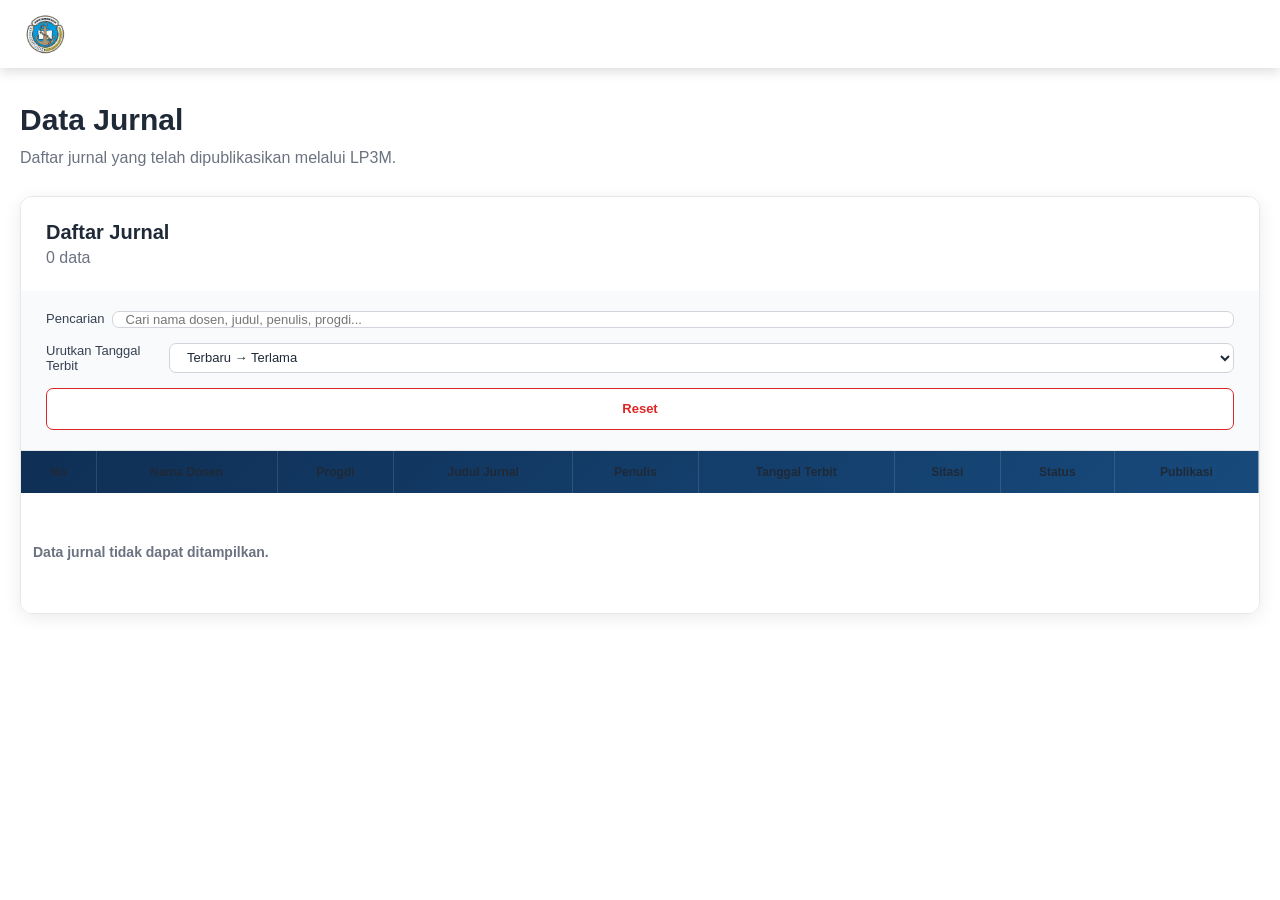
<file: jurnal.html>
<!DOCTYPE html>
<html lang="id">

<head>

    <meta charset="UTF-8">

    <meta
        name="viewport"
        content="width=device-width, initial-scale=1.0"
    >

    <title>Data Jurnal - LP3M</title>

    <link
        rel="stylesheet"
        href="jurnal.css"
    >

</head>


<body>


<!-- =========================================================
     NAVBAR
========================================================= -->

<nav class="navbar">

    <div class="nav-container">

        <a
            href="dashboard.html"
            class="nav-logo"
        >

            <img
                src="gambar/Logo_Lp3M_New.png"
                alt="Logo LP3M"
            >

            <span>LP3M PBA</span>

        </a>


        <button
            class="nav-toggle"
            id="navToggle"
            type="button"
        >
            ☰
        </button>


        <div
            class="nav-menu"
            id="navMenu"
        >

            <a
                href="dashboard.html"
                class="nav-link"
            >
                Dashboard
            </a>


            <a
                href="buku.html"
                class="nav-link"
            >
                Buku
            </a>


            <a
                href="jurnal.html"
                class="nav-link active"
            >
                Jurnal
            </a>


            <a
                href="admin.html"
                class="nav-link admin-menu"
                id="adminMenu"
                style="display: none;"
            >
                Kelola Data
            </a>


            <a
                href="login.html"
                class="nav-login"
                id="loginLogoutButton"
            >
                Login
            </a>

        </div>

    </div>

</nav>



<!-- =========================================================
     CONTENT
========================================================= -->

<main class="main-container">


    <div class="page-header">

        <h1>
            Data Jurnal
        </h1>

        <p>
            Daftar jurnal yang telah dipublikasikan
            melalui LP3M.
        </p>

    </div>



    <!-- =====================================================
         TABLE CARD
    ====================================================== -->

    <div class="table-card">


        <!-- =================================================
             TABLE HEADER
        ================================================== -->

        <div class="table-header">

            <div>

                <h2>
                    Daftar Jurnal
                </h2>

                <span
                    id="jumlahData"
                    class="jumlah-data"
                >
                    Memuat data...
                </span>

            </div>

        </div>



        <!-- =================================================
             FILTER
        ================================================== -->

        <div class="filter-container">


            <div class="search-box">

                <label for="searchInput">
                    Pencarian
                </label>

                <input
                    type="text"
                    id="searchInput"
                    placeholder="Cari nama dosen, judul, penulis, progdi..."
                    autocomplete="off"
                >

            </div>



            <div class="sort-box">

                <label for="sortTanggal">
                    Urutkan Tanggal Terbit
                </label>

                <select id="sortTanggal">

                    <option value="terbaru">
                        Terbaru → Terlama
                    </option>

                    <option value="terlama">
                        Terlama → Terbaru
                    </option>

                </select>

            </div>



            <button
                type="button"
                id="resetFilter"
                class="reset-button"
            >
                Reset
            </button>


        </div>



        <!-- =================================================
             TABLE
        ================================================== -->

        <div class="table-wrapper">

            <table class="data-table">

                <thead>

                    <tr>

                        <th>No</th>

                        <th>Nama Dosen</th>

                        <th>Progdi</th>

                        <th>Judul Jurnal</th>

                        <th>Penulis</th>

                        <th>Tanggal Terbit</th>

                        <th>Sitasi</th>

                        <th>Status</th>

                        <th>Publikasi</th>

                        <th
                            id="aksiHeader"
                            class="kolom-admin"
                            style="display: none;"
                        >
                            Aksi
                        </th>

                    </tr>

                </thead>


                <tbody id="jurnalTableBody">

                    <tr>

                        <td
                            colspan="10"
                            class="loading"
                        >
                            Memuat data jurnal...
                        </td>

                    </tr>

                </tbody>

            </table>

        </div>


    </div>

</main>



<!-- =========================================================
     MODAL EDIT JURNAL
========================================================= -->

<div
    id="editModal"
    class="edit-modal"
>


    <div class="edit-modal-content">


        <!-- =================================================
             MODAL HEADER
        ================================================== -->

        <div class="edit-modal-header">

            <h2>
                Edit Data Jurnal
            </h2>


            <button
                type="button"
                class="close-modal"
                id="closeEditModal"
                aria-label="Tutup"
            >
                ×
            </button>

        </div>



        <!-- =================================================
             FORM EDIT
        ================================================== -->

        <form
            id="editJurnalForm"
            novalidate
        >

            <!--
                Menyimpan nomor baris Spreadsheet.
                Tidak mengubah tampilan form.
            -->

            <input
                type="hidden"
                id="editRow"
                name="editRow"
            >


            <div class="edit-form-group">

                <label for="editNamaDosen">
                    Nama Dosen
                </label>

                <input
                    type="text"
                    id="editNamaDosen"
                    name="namaDosen"
                    autocomplete="off"
                >

            </div>


            <div class="edit-form-group">

                <label for="editProgdi">
                    Progdi
                </label>

                <select
                    id="editProgdi"
                    name="progdi"
                >

                    <option value="">
                        Pilih Progdi
                    </option>

                    <option value="TROK">
                        TROK
                    </option>

                    <option value="TRPK">
                        TRPK
                    </option>

                    <option value="MPLM">
                        MPLM
                    </option>

                    <option value="TRANSLA">
                        TRANSLA
                    </option>

                </select>

            </div>


            <div class="edit-form-group">

                <label for="editLinkPublikasi">
                    Link Publikasi
                </label>

                <input
                    type="url"
                    id="editLinkPublikasi"
                    name="linkPublikasi"
                    autocomplete="off"
                >

            </div>


            <div class="edit-form-group">

                <label for="editJudul">
                    Judul
                </label>

                <textarea
                    id="editJudul"
                    name="judul"
                    rows="3"
                ></textarea>

            </div>


            <div class="edit-form-group">

                <label>
                    Penulis
                </label>

                <div id="editPenulisContainer"></div>


                <button
                    type="button"
                    id="tambahEditPenulis"
                    class="btn-add"
                >
                    + Tambah Penulis
                </button>

            </div>


            <div class="edit-form-group">

                <label for="editTanggalTerbit">
                    Tanggal Terbit
                </label>

                <input
                    type="date"
                    id="editTanggalTerbit"
                    name="tanggalTerbit"
                >

            </div>


            <div class="edit-form-group">

                <label for="editSitasi">
                    Sitasi
                </label>

                <select
                    id="editSitasi"
                    name="sitasi"
                >

                    <option value="">
                        Pilih Sitasi
                    </option>

                    <option value="Nasional Tidak Terakreditasi">
                        Nasional Tidak Terakreditasi
                    </option>

                    <option value="Internasional Tidak Terakreditasi">
                        Internasional Tidak Terakreditasi
                    </option>

                    <option value="Scopus Q1">
                        Scopus Q1
                    </option>

                    <option value="Scopus Q2">
                        Scopus Q2
                    </option>

                    <option value="Scopus Q3">
                        Scopus Q3
                    </option>

                    <option value="Scopus Q4">
                        Scopus Q4
                    </option>

                    <option value="Sinta 1">
                        Sinta 1
                    </option>

                    <option value="Sinta 2">
                        Sinta 2
                    </option>

                    <option value="Sinta 3">
                        Sinta 3
                    </option>

                    <option value="Sinta 4">
                        Sinta 4
                    </option>

                    <option value="Sinta 5">
                        Sinta 5
                    </option>

                    <option value="Prosiding">
                        Prosiding
                    </option>

                </select>

            </div>


            <div class="edit-form-group">

                <label for="editStatus">
                    Status
                </label>

                <select
                    id="editStatus"
                    name="status"
                >

                    <option value="Belum di Ajukan">
                        Belum di Ajukan
                    </option>

                    <option value="Sudah di Ajukan">
                        Sudah di Ajukan
                    </option>

                    <option value="Proses di Ajukan">
                        Proses di Ajukan
                    </option>

                    <option value="Ditolak">
                        Ditolak
                    </option>

                </select>

            </div>


            <div
                id="editStatusMessage"
                class="edit-status-message"
            ></div>


            <div class="edit-form-actions">

                <button
                    type="button"
                    id="cancelEditButton"
                    class="cancel-edit-button"
                >
                    Batal
                </button>


                <button
                    type="button"
                    id="resetEditButton"
                    class="reset-edit-button"
                >
                    Reset
                </button>


                <button
                    type="submit"
                    id="saveEditButton"
                    class="save-edit-button"
                >
                    Simpan Perubahan
                </button>

            </div>

        </form>


    </div>

</div>



<!-- =========================================================
     SCRIPT.JS
========================================================= -->

<script src="script.js"></script>



<!-- =========================================================
     JAVASCRIPT JURNAL
========================================================= -->

<script>

"use strict";


/* =========================================================
   API
========================================================= */

const JURNAL_TABLE_API_URL =
    "https://script.google.com/macros/s/AKfycby9EAteDad4Z-TIbHBaZ2UU6q4XAb1WJI-nPL307EiH5ENU3gjOcsbHy3inkT-XH3DFZw/exec";



/* =========================================================
   DATA GLOBAL
========================================================= */

let semuaDataJurnal = [];

let dataSedangDiedit = null;

let isAdmin = false;



/* =========================================================
   ELEMENT TABLE
========================================================= */

const jurnalTableBody =
    document.getElementById("jurnalTableBody");

const jumlahData =
    document.getElementById("jumlahData");

const searchInput =
    document.getElementById("searchInput");

const sortTanggal =
    document.getElementById("sortTanggal");

const resetFilter =
    document.getElementById("resetFilter");

const aksiHeader =
    document.getElementById("aksiHeader");



/* =========================================================
   ELEMENT MODAL
========================================================= */

const editModal =
    document.getElementById("editModal");

const editJurnalForm =
    document.getElementById("editJurnalForm");

const closeEditModal =
    document.getElementById("closeEditModal");

const cancelEditButton =
    document.getElementById("cancelEditButton");

const resetEditButton =
    document.getElementById("resetEditButton");

const saveEditButton =
    document.getElementById("saveEditButton");

const editStatusMessage =
    document.getElementById("editStatusMessage");

const editPenulisContainer =
    document.getElementById("editPenulisContainer");

const tambahEditPenulis =
    document.getElementById("tambahEditPenulis");

const editRow =
    document.getElementById("editRow");



/* =========================================================
   CEK ADMIN
========================================================= */

function cekAdmin() {

    try {

        const userData =
            localStorage.getItem("user");

        if (!userData) {
            return false;
        }


        const user =
            JSON.parse(userData);


        return (
            user &&
            String(user.role || "").toLowerCase() === "admin"
        );

    }
    catch (error) {

        console.error(
            "Gagal membaca data user:",
            error
        );

        return false;
    }

}



/* =========================================================
   NAVBAR
========================================================= */

function aturNavbar() {

    const adminMenu =
        document.getElementById("adminMenu");

    const loginLogoutButton =
        document.getElementById("loginLogoutButton");


    if (isAdmin) {


        /* ADMIN MENU */

        if (adminMenu) {

            adminMenu.style.display = "";

        }


        /* LOGOUT */

        if (loginLogoutButton) {

            loginLogoutButton.innerText =
                "Logout";

            loginLogoutButton.href =
                "#";


            loginLogoutButton.onclick =
                function(event) {

                    event.preventDefault();

                    localStorage.removeItem("user");

                    window.location.href =
                        "login.html";

                };

        }


        /* KOLOM AKSI */

        if (aksiHeader) {

            aksiHeader.style.display =
                "";

        }

    }
    else {


        /* SEMBUNYIKAN ADMIN MENU */

        if (adminMenu) {

            adminMenu.style.display =
                "none";

        }


        /* LOGIN */

        if (loginLogoutButton) {

            loginLogoutButton.innerText =
                "Login";

            loginLogoutButton.href =
                "login.html";

            loginLogoutButton.onclick =
                null;

        }


        /* SEMBUNYIKAN KOLOM AKSI */

        if (aksiHeader) {

            aksiHeader.style.display =
                "none";

        }

    }

}



/* =========================================================
   LOAD DATA JURNAL
========================================================= */

async function loadJurnalTable() {

    try {

        jumlahData.innerText =
            "Memuat data...";


        jurnalTableBody.innerHTML = `

            <tr>

                <td
                    colspan="${isAdmin ? 10 : 9}"
                    class="loading"
                >
                    Memuat data jurnal...
                </td>

            </tr>

        `;


        const response =
            await fetch(
                JURNAL_TABLE_API_URL +
                "?action=getJurnal"
            );


        if (!response.ok) {

            throw new Error(
                "Gagal mengambil data dari server."
            );

        }


        const result =
            await response.json();


        console.log(
            "Response getJurnal:",
            result
        );


        if (
            !result.success ||
            !Array.isArray(result.data)
        ) {

            throw new Error(
                result.message ||
                "Data jurnal tidak tersedia."
            );

        }


        semuaDataJurnal =
            result.data;


        prosesData();

    }
    catch (error) {

        console.error(
            "ERROR DATA JURNAL:",
            error
        );


        jumlahData.innerText =
            "0 data";


        jurnalTableBody.innerHTML = `

            <tr>

                <td
                    colspan="${isAdmin ? 10 : 9}"
                    class="empty-data"
                >
                    Data jurnal tidak dapat ditampilkan.
                </td>

            </tr>

        `;

    }

}



/* =========================================================
   KONVERSI TANGGAL
   UNTUK SORTING
========================================================= */

function ubahKeTanggal(value) {

    if (!value) {
        return null;
    }


    const teks =
        String(value).trim();


    /*
       FORMAT ISO

       Contoh:
       2026-09-09T17:00:00.000Z

       Yang digunakan hanya:
       2026-09-09

       Tidak menggunakan new Date(ISO)
       agar tanggal tidak bergeser karena timezone.
    */

    const isoMatch =
        teks.match(
            /^(\d{4})-(\d{2})-(\d{2})/
        );


    if (isoMatch) {

        const tahun =
            Number(isoMatch[1]);

        const bulan =
            Number(isoMatch[2]);

        const hari =
            Number(isoMatch[3]);


        const tanggal =
            new Date(
                tahun,
                bulan - 1,
                hari
            );


        if (!isNaN(tanggal.getTime())) {

            return tanggal;

        }

    }



    /*
       FORMAT DD/MM/YYYY
    */

    const parts =
        teks.split("/");


    if (parts.length === 3) {

        const hari =
            Number(parts[0]);

        const bulan =
            Number(parts[1]);

        const tahun =
            Number(parts[2]);


        const tanggal =
            new Date(
                tahun,
                bulan - 1,
                hari
            );


        if (!isNaN(tanggal.getTime())) {

            return tanggal;

        }

    }


    return null;

}



/* =========================================================
   FORMAT TANGGAL TAMPILAN
========================================================= */

function formatTanggalTampil(value) {

    if (!value) {
        return "";
    }


    const teks =
        String(value).trim();


    /*
       FORMAT ISO

       2026-09-09T17:00:00.000Z

       HASIL:

       09 09 26
    */

    const isoMatch =
        teks.match(
            /^(\d{4})-(\d{2})-(\d{2})/
        );


    if (isoMatch) {

        const tahun =
            isoMatch[1].slice(-2);

        const bulan =
            isoMatch[2];

        const hari =
            isoMatch[3];


        return (
            hari +
            " " +
            bulan +
            " " +
            tahun
        );

    }



    /*
       FORMAT DD/MM/YYYY
    */

    const dmyMatch =
        teks.match(
            /^(\d{1,2})\/(\d{1,2})\/(\d{4})$/
        );


    if (dmyMatch) {

        const hari =
            String(dmyMatch[1])
                .padStart(2, "0");

        const bulan =
            String(dmyMatch[2])
                .padStart(2, "0");

        const tahun =
            dmyMatch[3].slice(-2);


        return (
            hari +
            " " +
            bulan +
            " " +
            tahun
        );

    }


    return "";

}



/* =========================================================
   FORMAT TANGGAL UNTUK INPUT DATE
========================================================= */

function formatTanggalInput(value) {

    if (!value) {
        return "";
    }


    const teks =
        String(value).trim();


    /*
       FORMAT:

       2026-09-09T17:00:00.000Z

       HASIL:

       2026-09-09
    */

    const isoMatch =
        teks.match(
            /^(\d{4})-(\d{2})-(\d{2})/
        );


    if (isoMatch) {

        return (
            isoMatch[1] +
            "-" +
            isoMatch[2] +
            "-" +
            isoMatch[3]
        );

    }



    /*
       FORMAT:

       DD/MM/YYYY
    */

    const parts =
        teks.split("/");


    if (parts.length === 3) {

        const hari =
            String(parts[0])
                .padStart(2, "0");

        const bulan =
            String(parts[1])
                .padStart(2, "0");

        const tahun =
            parts[2];


        return (
            tahun +
            "-" +
            bulan +
            "-" +
            hari
        );

    }


    return "";

}



/* =========================================================
   ESCAPE HTML
========================================================= */

function escapeHTML(value) {

    if (
        value === null ||
        value === undefined
    ) {

        return "";

    }


    return String(value)

        .replace(/&/g, "&amp;")

        .replace(/</g, "&lt;")

        .replace(/>/g, "&gt;")

        .replace(/"/g, "&quot;")

        .replace(/'/g, "&#039;");

}



/* =========================================================
   FORMAT PENULIS
========================================================= */

function formatPenulis(penulis) {

    if (Array.isArray(penulis)) {

        return penulis.join(", ");

    }


    return penulis || "";

}



/* =========================================================
   DATA YANG SEDANG DITAMPILKAN
========================================================= */

function ambilDataTampil() {

    const keyword =
        searchInput.value
            .trim()
            .toLowerCase();


    let data =
        [...semuaDataJurnal];


    /*
       SEARCH
    */

    if (keyword !== "") {

        data =
            data.filter(
                function(jurnal) {

                    const teks = [

                        jurnal.namaDosen,

                        jurnal.progdi,

                        jurnal.judul,

                        formatPenulis(
                            jurnal.penulis
                        ),

                        jurnal.tanggalTerbit,

                        jurnal.sitasi,

                        jurnal.status

                    ]
                        .join(" ")
                        .toLowerCase();


                    return teks.includes(
                        keyword
                    );

                }
            );

    }



    /*
       SORTING
    */

    data.sort(
        function(a, b) {

            const tanggalA =
                ubahKeTanggal(
                    a.tanggalTerbit
                );


            const tanggalB =
                ubahKeTanggal(
                    b.tanggalTerbit
                );


            if (
                !tanggalA &&
                !tanggalB
            ) {

                return 0;

            }


            if (!tanggalA) {

                return 1;

            }


            if (!tanggalB) {

                return -1;

            }


            if (
                sortTanggal.value ===
                "terlama"
            ) {

                return (
                    tanggalA -
                    tanggalB
                );

            }


            return (
                tanggalB -
                tanggalA
            );

        }
    );


    return data;

}



/* =========================================================
   PROSES DATA
========================================================= */

function prosesData() {

    const data =
        ambilDataTampil();


    tampilkanJurnal(data);

}



/* =========================================================
   TAMPILKAN JURNAL
========================================================= */

function tampilkanJurnal(data) {

    jumlahData.innerText =
        data.length +
        " data";


    if (data.length === 0) {

        jurnalTableBody.innerHTML = `

            <tr>

                <td
                    colspan="${isAdmin ? 10 : 9}"
                    class="empty-data"
                >
                    Data jurnal tidak ditemukan.
                </td>

            </tr>

        `;

        return;

    }



    jurnalTableBody.innerHTML =
        data.map(
            function(jurnal, index) {


                /*
                   LINK PUBLIKASI
                */

                let linkHTML = "-";


                if (
                    jurnal.linkPublikasi
                ) {

                    linkHTML = `

                        <a
                            href="${escapeHTML(jurnal.linkPublikasi)}"
                            target="_blank"
                            rel="noopener noreferrer"
                            class="publication-link"
                        >
                            Lihat
                        </a>

                    `;

                }



                /*
                   STATUS
                */

                let statusHTML = "-";


                if (jurnal.status) {

                    statusHTML = `

                        <span class="status">

                            ${escapeHTML(
                                jurnal.status
                            )}

                        </span>

                    `;

                }



                /*
                   AKSI ADMIN
                */

                let aksiHTML = "";


                if (isAdmin) {

                    aksiHTML = `

                        <td class="kolom-admin">

                            <button
                                type="button"
                                class="edit-button"
                                onclick="bukaEditModal(${index})"
                            >
                                Edit
                            </button>

                        </td>

                    `;

                }



                return `

                    <tr>

                        <td class="nomor">
                            ${index + 1}
                        </td>


                        <td class="dosen">

                            ${escapeHTML(
                                jurnal.namaDosen
                            )}

                        </td>


                        <td>

                            ${escapeHTML(
                                jurnal.progdi
                            )}

                        </td>


                        <td class="judul">

                            ${escapeHTML(
                                jurnal.judul
                            )}

                        </td>


                        <td>

                            ${escapeHTML(
                                formatPenulis(
                                    jurnal.penulis
                                )
                            )}

                        </td>


                        <td>

                            ${escapeHTML(
                                formatTanggalTampil(
                                    jurnal.tanggalTerbit
                                )
                            )}

                        </td>


                        <td>

                            ${escapeHTML(
                                jurnal.sitasi
                            )}

                        </td>


                        <td>

                            ${statusHTML}

                        </td>


                        <td>

                            ${linkHTML}

                        </td>


                        ${aksiHTML}

                    </tr>

                `;

            }
        )
        .join("");

}



/* =========================================================
   BUKA MODAL EDIT
========================================================= */

function bukaEditModal(index) {

    if (!isAdmin) {

        alert(
            "Anda harus login sebagai Admin."
        );

        return;

    }



    /*
       Ambil data yang sedang tampil
       agar index sesuai pencarian
       dan sorting.
    */

    const dataTampil =
        ambilDataTampil();


    const jurnal =
        dataTampil[index];


    if (!jurnal) {

        alert(
            "Data jurnal tidak ditemukan."
        );

        return;

    }



    /*
       Simpan data asli
       untuk Reset.
    */

    dataSedangDiedit = {
        ...jurnal
    };



    /*
       SIMPAN NOMOR BARIS SPREADSHEET

       Mendukung beberapa kemungkinan
       nama property dari Apps Script.
    */

    const row =
        jurnal.row ||
        jurnal._row ||
        jurnal.rowNumber ||
        jurnal.nomorBaris ||
        "";


    editRow.value =
        row;



    /*
       ISI FORM
    */

    document.getElementById(
        "editNamaDosen"
    ).value =
        jurnal.namaDosen || "";


    document.getElementById(
        "editProgdi"
    ).value =
        jurnal.progdi || "";


    document.getElementById(
        "editLinkPublikasi"
    ).value =
        jurnal.linkPublikasi || "";


    document.getElementById(
        "editJudul"
    ).value =
        jurnal.judul || "";


    document.getElementById(
        "editTanggalTerbit"
    ).value =
        formatTanggalInput(
            jurnal.tanggalTerbit
        );


    document.getElementById(
        "editSitasi"
    ).value =
        jurnal.sitasi || "";


    document.getElementById(
        "editStatus"
    ).value =
        jurnal.status || "";



    /*
       PENULIS
    */

    isiPenulisEdit(
        jurnal.penulis
    );



    /*
       STATUS MESSAGE
    */

    editStatusMessage.innerText = "";

    editStatusMessage.style.color = "";



    /*
       TAMPILKAN MODAL
    */

    editModal.classList.add(
        "show"
    );

    document.body.style.overflow =
        "hidden";

}



/* =========================================================
   ISI PENULIS EDIT
========================================================= */

function isiPenulisEdit(penulis) {

    let daftarPenulis = [];


    if (Array.isArray(penulis)) {

        daftarPenulis =
            [...penulis];

    }
    else {

        daftarPenulis =
            String(penulis || "")
                .split(",")
                .map(
                    function(nama) {
                        return nama.trim();
                    }
                )
                .filter(
                    function(nama) {
                        return nama !== "";
                    }
                );

    }



    if (
        daftarPenulis.length === 0
    ) {

        daftarPenulis = [""];

    }



    editPenulisContainer.innerHTML =
        "";


    daftarPenulis.forEach(
        function(nama) {

            tambahBarisEditPenulis(
                nama
            );

        }
    );


}



/* =========================================================
   TAMBAH BARIS PENULIS
========================================================= */

function tambahBarisEditPenulis(
    nama = ""
) {

    const row =
        document.createElement(
            "div"
        );


    row.className =
        "edit-penulis-row";


    const input =
        document.createElement(
            "input"
        );


    input.type =
        "text";

    input.name =
        "editPenulis[]";

    input.placeholder =
        "Nama penulis";

    input.value =
        nama;



    const button =
        document.createElement(
            "button"
        );


    button.type =
        "button";

    button.className =
        "btn-remove";

    button.innerText =
        "Hapus";


    button.onclick =
        function() {

            hapusEditPenulis(
                button
            );

        };



    row.appendChild(
        input
    );


    row.appendChild(
        button
    );


    editPenulisContainer.appendChild(
        row
    );


    updateTombolHapusEditPenulis();

}



/* =========================================================
   TAMBAH PENULIS
========================================================= */

tambahEditPenulis.addEventListener(
    "click",
    function() {

        tambahBarisEditPenulis();

    }
);



/* =========================================================
   HAPUS PENULIS
========================================================= */

function hapusEditPenulis(button) {

    const rows =
        editPenulisContainer.querySelectorAll(
            ".edit-penulis-row"
        );


    if (rows.length <= 1) {

        return;

    }


    button
        .parentElement
        .remove();


    updateTombolHapusEditPenulis();

}



/* =========================================================
   UPDATE TOMBOL HAPUS PENULIS
========================================================= */

function updateTombolHapusEditPenulis() {

    const rows =
        editPenulisContainer.querySelectorAll(
            ".edit-penulis-row"
        );


    rows.forEach(
        function(row) {

            const button =
                row.querySelector(
                    ".btn-remove"
                );


            if (button) {

                button.style.display =
                    rows.length > 1
                        ? "inline-block"
                        : "none";

            }

        }
    );

}



/* =========================================================
   TUTUP MODAL
========================================================= */

function tutupEditModal() {

    editModal.classList.remove(
        "show"
    );


    document.body.style.overflow =
        "";


    dataSedangDiedit =
        null;


    editStatusMessage.innerText =
        "";

}



/* =========================================================
   CLOSE MODAL
========================================================= */

closeEditModal.addEventListener(
    "click",
    function() {

        tutupEditModal();

    }
);



/* =========================================================
   BATAL
========================================================= */

cancelEditButton.addEventListener(
    "click",
    function() {

        tutupEditModal();

    }
);



/* =========================================================
   KLIK DI LUAR MODAL
========================================================= */

editModal.addEventListener(
    "click",
    function(event) {

        if (
            event.target === editModal
        ) {

            tutupEditModal();

        }

    }
);



/* =========================================================
   ESC
========================================================= */

document.addEventListener(
    "keydown",
    function(event) {

        if (
            event.key === "Escape" &&
            editModal.classList.contains(
                "show"
            )
        ) {

            tutupEditModal();

        }

    }
);



/* =========================================================
   RESET FORM EDIT
========================================================= */

resetEditButton.addEventListener(
    "click",
    function() {

        if (!dataSedangDiedit) {

            return;

        }



        document.getElementById(
            "editNamaDosen"
        ).value =
            dataSedangDiedit.namaDosen || "";


        document.getElementById(
            "editProgdi"
        ).value =
            dataSedangDiedit.progdi || "";


        document.getElementById(
            "editLinkPublikasi"
        ).value =
            dataSedangDiedit.linkPublikasi || "";


        document.getElementById(
            "editJudul"
        ).value =
            dataSedangDiedit.judul || "";


        document.getElementById(
            "editTanggalTerbit"
        ).value =
            formatTanggalInput(
                dataSedangDiedit.tanggalTerbit
            );


        document.getElementById(
            "editSitasi"
        ).value =
            dataSedangDiedit.sitasi || "";


        document.getElementById(
            "editStatus"
        ).value =
            dataSedangDiedit.status || "";


        isiPenulisEdit(
            dataSedangDiedit.penulis
        );


        editRow.value =
            dataSedangDiedit.row ||
            dataSedangDiedit._row ||
            dataSedangDiedit.rowNumber ||
            dataSedangDiedit.nomorBaris ||
            "";


        editStatusMessage.innerText =
            "";

    }
);



/* =========================================================
   SUBMIT EDIT
========================================================= */

editJurnalForm.addEventListener(
    "submit",
    async function(event) {

        event.preventDefault();



        if (!isAdmin) {

            alert(
                "Anda harus login sebagai Admin."
            );

            return;

        }



        if (!dataSedangDiedit) {

            return;

        }



        /*
           AMBIL DATA FORM
        */

        const namaDosenInput =
            document.getElementById(
                "editNamaDosen"
            ).value.trim();


        const progdiInput =
            document.getElementById(
                "editProgdi"
            ).value.trim();


        const linkPublikasiInput =
            document.getElementById(
                "editLinkPublikasi"
            ).value.trim();


        const judulInput =
            document.getElementById(
                "editJudul"
            ).value.trim();


        const tanggalTerbitInput =
            document.getElementById(
                "editTanggalTerbit"
            ).value;


        const sitasiInput =
            document.getElementById(
                "editSitasi"
            ).value;


        const statusInput =
            document.getElementById(
                "editStatus"
            ).value;



        /*
           DATA AKHIR

           Jika field edit kosong,
           gunakan data lama.

           Jadi ketika admin hanya
           mengganti Status, Nama Dosen,
           Progdi, Judul, Penulis,
           Tanggal, dan Sitasi tetap ada.
        */

        const namaDosen =
            namaDosenInput !== ""
                ? namaDosenInput
                : String(
                    dataSedangDiedit.namaDosen || ""
                ).trim();


        const progdi =
            progdiInput !== ""
                ? progdiInput
                : String(
                    dataSedangDiedit.progdi || ""
                ).trim();


        const linkPublikasi =
            linkPublikasiInput !== ""
                ? linkPublikasiInput
                : String(
                    dataSedangDiedit.linkPublikasi || ""
                ).trim();


        const judul =
            judulInput !== ""
                ? judulInput
                : String(
                    dataSedangDiedit.judul || ""
                ).trim();


        const tanggalTerbit =
            tanggalTerbitInput !== ""
                ? tanggalTerbitInput
                : formatTanggalInput(
                    dataSedangDiedit.tanggalTerbit
                );


        const sitasi =
            sitasiInput !== ""
                ? sitasiInput
                : String(
                    dataSedangDiedit.sitasi || ""
                ).trim();


        const status =
            statusInput !== ""
                ? statusInput
                : String(
                    dataSedangDiedit.status || ""
                ).trim();



        /* =================================================
           AMBIL PENULIS
        ================================================== */

        const penulisInputs =
            editPenulisContainer.querySelectorAll(
                'input[name="editPenulis[]"]'
            );


        const penulis = [];


        penulisInputs.forEach(
            function(input) {

                const nama =
                    input.value.trim();


                if (nama) {

                    penulis.push(
                        nama
                    );

                }

            }
        );



        /*
           Jika penulis kosong,
           gunakan data penulis lama.
        */

        if (
            penulis.length === 0
        ) {

            if (
                Array.isArray(
                    dataSedangDiedit.penulis
                )
            ) {

                dataSedangDiedit.penulis.forEach(
                    function(nama) {

                        if (
                            String(nama).trim()
                        ) {

                            penulis.push(
                                String(nama).trim()
                            );

                        }

                    }
                );

            }
            else {

                const penulisLama =
                    String(
                        dataSedangDiedit.penulis ||
                        ""
                    )
                        .split(",")
                        .map(
                            function(nama) {
                                return nama.trim();
                            }
                        )
                        .filter(
                            function(nama) {
                                return nama !== "";
                            }
                        );


                penulis.push(
                    ...penulisLama
                );

            }

        }



        /*
           VALIDASI PENULIS

           Hanya dilakukan jika
           memang tidak ada data penulis
           sama sekali.
        */

        if (
            penulis.length === 0
        ) {

            editStatusMessage.style.color =
                "#dc2626";


            editStatusMessage.innerText =
                "Minimal satu penulis harus diisi.";


            return;

        }



        /* =================================================
           ROW SPREADSHEET
        ================================================== */

        const row =
            dataSedangDiedit.row ||
            dataSedangDiedit._row ||
            dataSedangDiedit.rowNumber ||
            dataSedangDiedit.nomorBaris ||
            editRow.value ||
            "";


        if (!row) {

            editStatusMessage.style.color =
                "#dc2626";


            editStatusMessage.innerText =
                "Nomor baris data tidak ditemukan.";


            console.error(
                "Data jurnal tidak memiliki nomor baris:",
                dataSedangDiedit
            );


            return;

        }



        /* =================================================
           DATA USER
        ================================================== */

        let user = {};


        try {

            user =
                JSON.parse(
                    localStorage.getItem(
                        "user"
                    ) || "{}"
                );

        }
        catch (error) {

            user = {};

        }


        const username =
            user.username ||
            user.email ||
            "";



        /* =================================================
           BUTTON LOADING
        ================================================== */

        saveEditButton.disabled =
            true;


        saveEditButton.innerText =
            "Menyimpan...";


        editStatusMessage.innerText =
            "";



        /* =================================================
           DATA UPDATE
        ================================================== */

        const dataUpdate = {

            namaDosen:
                namaDosen,

            progdi:
                progdi,

            linkPublikasi:
                linkPublikasi,

            judul:
                judul,

            penulis:
                penulis,

            tanggalTerbit:
                tanggalTerbit,

            sitasi:
                sitasi,

            status:
                status

        };



        console.log(
            "Data yang dikirim:",
            {
                action: "updateJurnal",
                username: username,
                row: row,
                data: dataUpdate
            }
        );



        /* =================================================
           KIRIM KE APPS SCRIPT
        ================================================== */

        try {

            const response =
                await fetch(
                    JURNAL_TABLE_API_URL,
                    {
                        method: "POST",

                        redirect: "follow",

                        headers: {

                            "Content-Type":
                                "text/plain;charset=utf-8"

                        },

                        body:
                            JSON.stringify({

                                action:
                                    "updateJurnal",

                                username:
                                    username,

                                row:
                                    row,

                                data:
                                    dataUpdate

                            })

                    }
                );



            if (!response.ok) {

                throw new Error(
                    "Server error: " +
                    response.status
                );

            }



            const result =
                await response.json();


            console.log(
                "Response update jurnal:",
                result
            );



            /* =================================================
               BERHASIL
            ================================================== */

            if (result.success) {

                editStatusMessage.style.color =
                    "#15803d";


                editStatusMessage.innerText =
                    result.message ||
                    "Data jurnal berhasil diperbarui.";



                /*
                   UPDATE DATA LOKAL

                   Cari berdasarkan row,
                   bukan hanya object reference.
                */

                const index =
                    semuaDataJurnal.findIndex(
                        function(item) {

                            const itemRow =
                                item.row ||
                                item._row ||
                                item.rowNumber ||
                                item.nomorBaris ||
                                "";


                            return String(itemRow) ===
                                String(row);

                        }
                    );


                if (index !== -1) {

                    semuaDataJurnal[index] = {

                        ...semuaDataJurnal[index],

                        namaDosen:
                            namaDosen,

                        progdi:
                            progdi,

                        linkPublikasi:
                            linkPublikasi,

                        judul:
                            judul,

                        penulis:
                            penulis,

                        tanggalTerbit:
                            tanggalTerbit,

                        sitasi:
                            sitasi,

                        status:
                            status,

                        row:
                            row

                    };

                }



                /*
                   Tutup modal setelah berhasil.
                */

                setTimeout(
                    function() {

                        tutupEditModal();

                        prosesData();

                    },
                    700
                );

            }



            /* =================================================
               GAGAL DARI SERVER
            ================================================== */

            else {

                editStatusMessage.style.color =
                    "#dc2626";


                editStatusMessage.innerText =
                    result.message ||
                    "Data jurnal gagal diperbarui.";

            }

        }



        /* =================================================
           ERROR CONNECTION
        ================================================== */

        catch (error) {

            console.error(
                "ERROR UPDATE JURNAL:",
                error
            );


            editStatusMessage.style.color =
                "#dc2626";


            editStatusMessage.innerText =
                "Tidak dapat terhubung ke server.";

        }



        /* =================================================
           KEMBALIKAN BUTTON
        ================================================== */

        saveEditButton.disabled =
            false;


        saveEditButton.innerText =
            "Simpan Perubahan";

    }
);



/* =========================================================
   SEARCH
========================================================= */

searchInput.addEventListener(
    "input",
    function() {

        prosesData();

    }
);



/* =========================================================
   SORTING
========================================================= */

sortTanggal.addEventListener(
    "change",
    function() {

        prosesData();

    }
);



/* =========================================================
   RESET FILTER
========================================================= */

resetFilter.addEventListener(
    "click",
    function() {

        searchInput.value =
            "";


        sortTanggal.value =
            "terbaru";


        prosesData();

    }
);



/* =========================================================
   MOBILE NAVBAR + INITIAL LOAD
========================================================= */

document.addEventListener(
    "DOMContentLoaded",
    function() {


        /*
           CEK ADMIN
        */

        isAdmin =
            cekAdmin();



        /*
           ATUR NAVBAR
        */

        aturNavbar();



        /*
           LOAD DATA SPREADSHEET
        */

        loadJurnalTable();



        /*
           MOBILE MENU
        */

        const navToggle =
            document.getElementById(
                "navToggle"
            );


        const navMenu =
            document.getElementById(
                "navMenu"
            );


        if (
            navToggle &&
            navMenu
        ) {

            navToggle.addEventListener(
                "click",
                function() {

                    navMenu.classList.toggle(
                        "show"
                    );

                }
            );

        }

    }
);

</script>


</body>

</html>
</file>
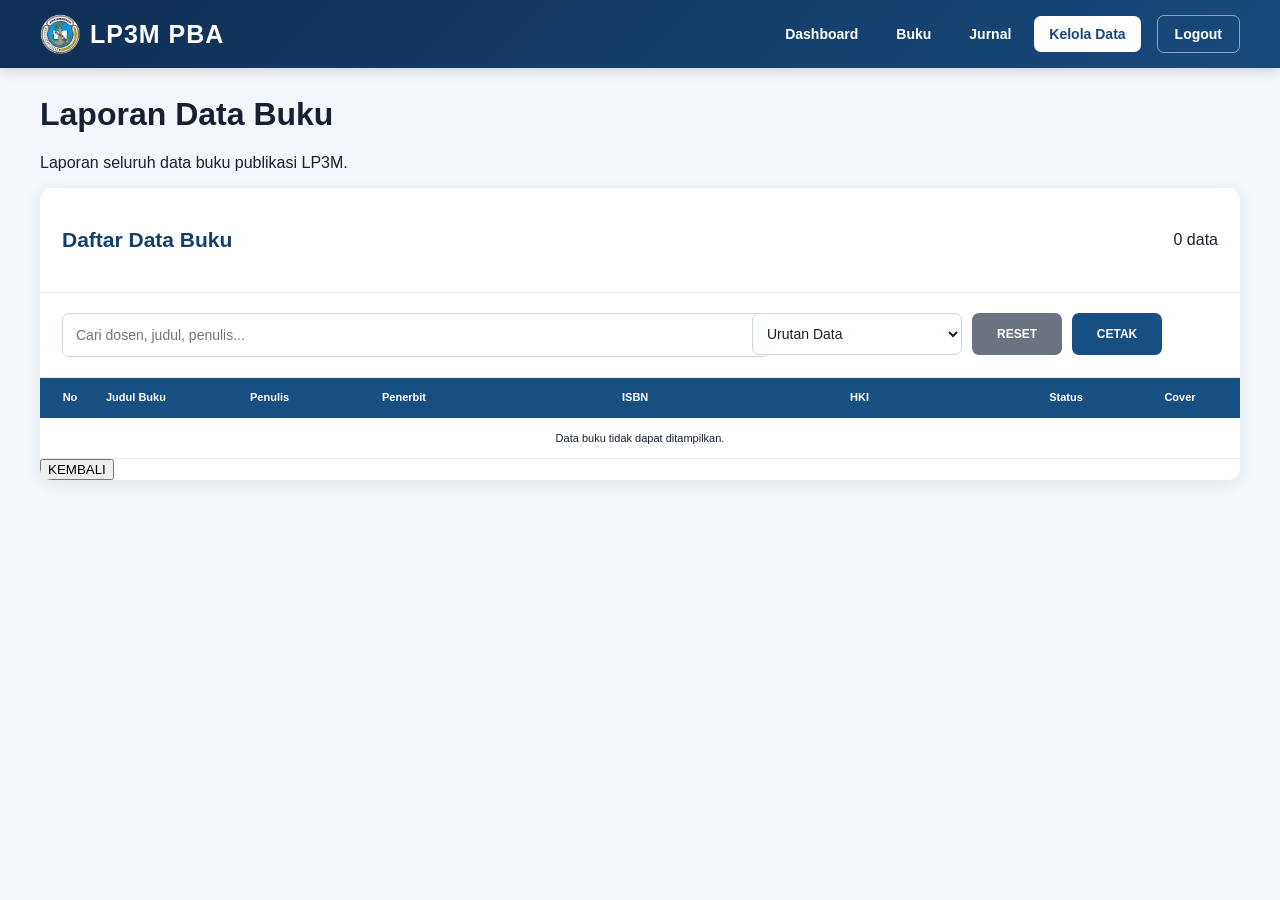
<file: laporan_buku.html>
<!DOCTYPE html>
<html lang="id">

<head>

    <meta charset="UTF-8">

    <meta
        name="viewport"
        content="width=device-width, initial-scale=1.0"
    >

    <title>Laporan Data Buku - LP3M</title>

    <link rel="stylesheet" href="bukulap.css">

</head>


<body>


<nav class="navbar">

    <div class="nav-container">

        <a href="dashboard.html" class="nav-logo">

            <img
                src="gambar/Logo_Lp3M_New.png"
                alt="Logo LP3M"
            >

            <span>LP3M PBA</span>

        </a>


        <button
            class="nav-toggle"
            id="navToggle"
            type="button"
        >
            ☰
        </button>


        <div
            class="nav-menu"
            id="navMenu"
        >

            <a
                href="dashboard.html"
                class="nav-link"
            >
                Dashboard
            </a>


            <a
                href="buku.html"
                class="nav-link"
            >
                Buku
            </a>


            <a
                href="jurnal.html"
                class="nav-link"
            >
                Jurnal
            </a>


            <a
                href="admin.html"
                class="nav-link active"
                id="adminMenu"
            >
                Kelola Data
            </a>


            <a
                href="login.html"
                class="nav-login"
                id="loginLogoutButton"
            >
                Logout
            </a>

        </div>

    </div>

</nav>



<main class="main-container">


    <div class="page-header">

        <h1>
            Laporan Data Buku
        </h1>


        <p>
            Laporan seluruh data buku publikasi LP3M.
        </p>

    </div>



    <div class="table-card">


        <div class="table-header">

            <h2>
                Daftar Data Buku
            </h2>


            <span
                id="jumlahData"
                class="jumlah-data"
            >
                Memuat data...
            </span>

        </div>



        <!-- =================================================
             FILTER
        ================================================== -->

        <div class="filter-area">


            <input
                type="text"
                id="searchInput"
                placeholder="Cari dosen, judul, penulis..."
            >


            <select id="sortSelect">

                <option value="default">
                    Urutan Data
                </option>

                <option value="terbaru">
                    Terbaru
                </option>

                <option value="terlama">
                    Terlama
                </option>

                <option value="penulis-asc">
                    Penulis A - Z
                </option>

                <option value="penulis-desc">
                    Penulis Z - A
                </option>

            </select>


            <button
                type="button"
                class="btn-reset"
                onclick="resetFilter()"
            >
                RESET
            </button>


            <button
                type="button"
                class="btn-cetak"
                onclick="cetakLaporan()"
            >
                CETAK
            </button>

        </div>



        <!-- =================================================
             TABLE
        ================================================== -->

        <div class="table-wrapper">


            <table class="data-table">


                <thead>

                    <tr>

                        <th>
                            No
                        </th>


                        <th>
                            Judul Buku
                        </th>


                        <th>
                            Penulis
                        </th>


                        <th>
                            Penerbit
                        </th>


                        <th>
                            ISBN
                        </th>


                        <th>
                            HKI
                        </th>


                        <th>
                            Status
                        </th>


                        <th>
                            Cover
                        </th>

                    </tr>

                </thead>



                <tbody
                    id="bukuTableBody"
                >

                    <tr>

                        <td
                            colspan="8"
                            class="loading"
                        >
                            Memuat data buku...
                        </td>

                    </tr>

                </tbody>


            </table>

        </div>



        <div class="bottom-action">


            <button
                type="button"
                class="btn-back"
                onclick="kembali()"
            >
                KEMBALI
            </button>


        </div>


    </div>

</main>



<script>


/* =========================================================
   API
========================================================= */

const BUKU_TABLE_API_URL =
    "https://script.google.com/macros/s/AKfycby9EAteDad4Z-TIbHBaZ2UU6q4XAb1WJI-nPL307EiH5ENU3gjOcsbHy3inkT-XH3DFZw/exec";



/* =========================================================
   ELEMENT
========================================================= */

const bukuTableBody =
    document.getElementById(
        "bukuTableBody"
    );


const jumlahData =
    document.getElementById(
        "jumlahData"
    );


const searchInput =
    document.getElementById(
        "searchInput"
    );


const sortSelect =
    document.getElementById(
        "sortSelect"
    );


const navToggle =
    document.getElementById(
        "navToggle"
    );


const navMenu =
    document.getElementById(
        "navMenu"
    );


let semuaDataBuku = [];



/* =========================================================
   NAVBAR MOBILE
========================================================= */

if (
    navToggle &&
    navMenu
) {

    navToggle.addEventListener(
        "click",
        function () {

            navMenu.classList.toggle(
                "active"
            );

        }
    );

}



/* =========================================================
   LOAD DATA
========================================================= */

async function loadBukuTable() {

    try {

        const response =
            await fetch(
                BUKU_TABLE_API_URL +
                "?action=getBuku"
            );


        if (!response.ok) {

            throw new Error(
                "Gagal mengambil data."
            );

        }


        const result =
            await response.json();


        if (
            !result.success ||
            !Array.isArray(result.data)
        ) {

            throw new Error(
                result.message ||
                "Data buku tidak tersedia."
            );

        }


        semuaDataBuku =
            result.data;


        prosesData();


    }
    catch (error) {

        console.error(
            error
        );


        jumlahData.innerText =
            "0 data";


        bukuTableBody.innerHTML = `

            <tr>

                <td
                    colspan="8"
                    class="empty-data"
                >
                    Data buku tidak dapat
                    ditampilkan.
                </td>

            </tr>

        `;

    }

}



/* =========================================================
   PROSES DATA
========================================================= */

function prosesData() {

    let data =
        [...semuaDataBuku];


    const keyword =
        searchInput.value
            .trim()
            .toLowerCase();


    if (keyword) {

        data =
            data.filter(
                function (buku) {

                    const teks = [

                        buku.judul,
                        buku.penulis,
                        buku.penerbit,
                        buku.isbn,
                        buku.hki,
                        buku.status

                    ]

                        .map(
                            function (item) {

                                return String(
                                    item || ""
                                ).toLowerCase();

                            }
                        )

                        .join(" ");


                    return teks.includes(
                        keyword
                    );

                }
            );

    }


                const sortValue =
                    sortSelect.value;


                    /* =====================================================
                    URUTKAN DATA
                    ===================================================== */

                    if (sortValue === "terbaru") {

                        /*
                        * Data terbaru berada di bagian akhir
                        * dari data yang dikirim oleh API.
                        */
                        data.reverse();

                    }
                    else if (sortValue === "terlama") {

                        /*
                        * Urutan asli data dari API.
                        */

                    }
                    else if (
                        sortValue === "penulis-asc" ||
                        sortValue === "penulis-desc"
                    ) {

                    data.sort(
                        function (a, b) {

                            const penulisA =
                                String(
                                    a.penulis || ""
                                )
                                .trim()
                                .toLowerCase();


                            const penulisB =
                                String(
                                    b.penulis || ""
                                )
                                .trim()
                                .toLowerCase();


                            const hasil =
                                penulisA.localeCompare(
                                    penulisB,
                                    "id",
                                    {
                                        sensitivity: "base"
                                    }
                                );


                            return sortValue === "penulis-asc"
                                ? hasil
                                : -hasil;

                        }
                    );

                }


    tampilkanBuku(
        data
    );

}



/* =========================================================
   STATUS
========================================================= */

function tampilkanStatus(status) {

    const nilai =
        String(
            status || ""
        );


    const lower =
        nilai.toLowerCase();


    let className =
        "status";


    if (
        lower === "belum di ajukan"
    ) {

        className +=
            " status-belum";

    }

    else if (
        lower === "proses di ajukan"
    ) {

        className +=
            " status-proses";

    }

    else if (
        lower === "sudah di ajukan"
    ) {

        className +=
            " status-sudah";

    }

    else if (
        lower === "di tolak"
    ) {

        className +=
            " status-tolak";

    }


    return `

        <span class="${className}">

            ${escapeHTML(
                nilai || "-"
            )}

        </span>

    `;

}



/* =========================================================
   TAMPILKAN BUKU
========================================================= */

function tampilkanBuku(data) {

    jumlahData.innerText =
        data.length +
        " data";


    if (
        data.length === 0
    ) {

        bukuTableBody.innerHTML = `

            <tr>

                <td
                    colspan="8"
                    class="empty-data"
                >
                    Data buku tidak ditemukan.
                </td>

            </tr>

        `;


        return;

    }


    bukuTableBody.innerHTML =

        data.map(
            function (
                buku,
                index
            ) {

                let coverHTML = `

                    <span class="cover-empty">

                        Tidak ada cover

                    </span>

                `;


                if (
                    buku.cover
                ) {

                    coverHTML = `

                        <a
                            href="${escapeHTML(
                                buku.cover
                            )}"
                            target="_blank"
                            class="cover-thumbnail-link"
                            title="Klik untuk melihat cover"
                        >

                            <img
                                src="${escapeHTML(
                                    buku.cover
                                )}"
                                alt="Cover ${escapeHTML(
                                    buku.judul
                                )}"
                                class="cover-thumbnail"
                                onerror="
                                    this.style.display='none';
                                    this.parentElement.innerHTML='<span class=&quot;cover-empty&quot;>Cover tidak tersedia</span>';
                                "
                            >

                        </a>

                    `;

                }


                return `

                    <tr>

                        <td class="nomor">

                            ${index + 1}

                        </td>


                        <td class="judul">

                            ${escapeHTML(
                                buku.judul
                            )}

                        </td>


                        <td>

                            ${escapeHTML(
                                buku.penulis
                            )}

                        </td>


                        <td>

                            ${escapeHTML(
                                buku.penerbit
                            )}

                        </td>


                        <td>

                            ${escapeHTML(
                                buku.isbn
                            )}

                        </td>


                        <td>

                            ${escapeHTML(
                                buku.hki
                            )}

                        </td>


                        <td>

                            ${tampilkanStatus(
                                buku.status
                            )}

                        </td>


                        <td>

                            ${coverHTML}

                        </td>

                    </tr>

                `;

            }

        ).join("");

}



/* =========================================================
   RESET
========================================================= */

function resetFilter() {

    searchInput.value =
        "";


    sortSelect.value =
        "default";


    prosesData();

}



/* =========================================================
   ESCAPE HTML
========================================================= */

function escapeHTML(value) {

    return String(
        value || ""
    )

        .replace(
            /&/g,
            "&amp;"
        )

        .replace(
            /</g,
            "&lt;"
        )

        .replace(
            />/g,
            "&gt;"
        )

        .replace(
            /"/g,
            "&quot;"
        )

        .replace(
            /'/g,
            "&#039;"
        );

}



/* =========================================================
   EVENT
========================================================= */

searchInput.addEventListener(
    "input",
    prosesData
);


sortSelect.addEventListener(
    "change",
    prosesData
);



/* =========================================================
   KEMBALI
========================================================= */

function kembali() {

    window.close();

}



/* =========================================================
   CETAK LAPORAN
========================================================= */

function cetakLaporan() {

    const table =
        document.querySelector(
            ".data-table"
        );


    if (!table) {

        alert(
            "Tabel data tidak ditemukan."
        );

        return;

    }


    /*
     * ========================================================
     * CEK DATA YANG SEDANG DITAMPILKAN
     * ========================================================
     */

    const visibleRows =
        Array.from(
            table.querySelectorAll(
                "tbody tr"
            )
        ).filter(
            function (row) {

                return (
                    !row.classList.contains(
                        "loading"
                    ) &&
                    !row.querySelector(
                        ".empty-data"
                    )
                );

            }
        );


    if (
        visibleRows.length === 0
    ) {

        alert(
            "Tidak ada data yang dapat dicetak."
        );

        return;

    }



    /*
     * ========================================================
     * MODAL PILIH KOLOM
     * ========================================================
     */

    const modalWrapper =
        document.createElement(
            "div"
        );


    modalWrapper.innerHTML = `

        <div
            id="modalCetak"
            style="
                position: fixed;
                inset: 0;
                background: rgba(0,0,0,0.45);
                display: flex;
                align-items: center;
                justify-content: center;
                z-index: 99999;
                font-family: Arial, Helvetica, sans-serif;
            "
        >

            <div
                style="
                    width: 430px;
                    max-width: 92%;
                    max-height: 90vh;
                    overflow-y: auto;
                    background: #ffffff;
                    border-radius: 12px;
                    padding: 25px;
                    box-shadow: 0 15px 40px rgba(0,0,0,0.25);
                "
            >

                <h3
                    style="
                        margin: 0 0 8px 0;
                        text-align: center;
                        color: #1f2937;
                        font-size: 20px;
                    "
                >
                    Pilih Kolom yang Dicetak
                </h3>


                <p
                    style="
                        margin: 0 0 20px 0;
                        text-align: center;
                        color: #6b7280;
                        font-size: 14px;
                    "
                >
                    Centang kolom yang ingin dimasukkan
                    ke laporan.
                </p>


                <div
                    style="
                        display: grid;
                        grid-template-columns: 1fr 1fr;
                        gap: 10px;
                        margin-bottom: 20px;
                    "
                >

                    <label
                        style="
                            display: flex;
                            align-items: center;
                            gap: 8px;
                            padding: 10px;
                            border: 1px solid #d1d5db;
                            border-radius: 8px;
                            cursor: pointer;
                        "
                    >

                        <input
                            type="checkbox"
                            class="pilih-kolom"
                            data-index="0"
                            checked
                        >

                        No

                    </label>


                    <label
                        style="
                            display: flex;
                            align-items: center;
                            gap: 8px;
                            padding: 10px;
                            border: 1px solid #d1d5db;
                            border-radius: 8px;
                            cursor: pointer;
                        "
                    >

                        <input
                            type="checkbox"
                            class="pilih-kolom"
                            data-index="1"
                            checked
                        >

                        Judul Buku

                    </label>


                    <label
                        style="
                            display: flex;
                            align-items: center;
                            gap: 8px;
                            padding: 10px;
                            border: 1px solid #d1d5db;
                            border-radius: 8px;
                            cursor: pointer;
                        "
                    >

                        <input
                            type="checkbox"
                            class="pilih-kolom"
                            data-index="2"
                            checked
                        >

                        Penulis

                    </label>


                    <label
                        style="
                            display: flex;
                            align-items: center;
                            gap: 8px;
                            padding: 10px;
                            border: 1px solid #d1d5db;
                            border-radius: 8px;
                            cursor: pointer;
                        "
                    >

                        <input
                            type="checkbox"
                            class="pilih-kolom"
                            data-index="3"
                            checked
                        >

                        Penerbit

                    </label>


                    <label
                        style="
                            display: flex;
                            align-items: center;
                            gap: 8px;
                            padding: 10px;
                            border: 1px solid #d1d5db;
                            border-radius: 8px;
                            cursor: pointer;
                        "
                    >

                        <input
                            type="checkbox"
                            class="pilih-kolom"
                            data-index="4"
                            checked
                        >

                        ISBN

                    </label>


                    <label
                        style="
                            display: flex;
                            align-items: center;
                            gap: 8px;
                            padding: 10px;
                            border: 1px solid #d1d5db;
                            border-radius: 8px;
                            cursor: pointer;
                        "
                    >

                        <input
                            type="checkbox"
                            class="pilih-kolom"
                            data-index="5"
                            checked
                        >

                        HKI

                    </label>


                    <label
                        style="
                            display: flex;
                            align-items: center;
                            gap: 8px;
                            padding: 10px;
                            border: 1px solid #d1d5db;
                            border-radius: 8px;
                            cursor: pointer;
                        "
                    >

                        <input
                            type="checkbox"
                            class="pilih-kolom"
                            data-index="6"
                            checked
                        >

                        Status

                    </label>


                    <label
                        style="
                            display: flex;
                            align-items: center;
                            gap: 8px;
                            padding: 10px;
                            border: 1px solid #d1d5db;
                            border-radius: 8px;
                            cursor: pointer;
                        "
                    >

                        <input
                            type="checkbox"
                            class="pilih-kolom"
                            data-index="7"
                            checked
                        >

                        Cover

                    </label>

                </div>


                <div
                    style="
                        display: flex;
                        gap: 10px;
                    "
                >

                    <button
                        type="button"
                        id="btnLanjutCetak"
                        style="
                            flex: 1;
                            padding: 12px;
                            border: none;
                            border-radius: 8px;
                            background: #174f82;
                            color: white;
                            font-size: 14px;
                            font-weight: bold;
                            cursor: pointer;
                        "
                    >
                        LANJUT
                    </button>


                    <button
                        type="button"
                        id="btnBatalCetak"
                        style="
                            flex: 1;
                            padding: 12px;
                            border: 1px solid #d1d5db;
                            border-radius: 8px;
                            background: #f3f4f6;
                            color: #374151;
                            font-size: 14px;
                            font-weight: bold;
                            cursor: pointer;
                        "
                    >
                        BATAL
                    </button>

                </div>

            </div>

        </div>

    `;


    document.body.appendChild(
        modalWrapper
    );


    const btnLanjut =
        document.getElementById(
            "btnLanjutCetak"
        );


    const btnBatal =
        document.getElementById(
            "btnBatalCetak"
        );



    /*
     * ========================================================
     * BATAL PILIH KOLOM
     * ========================================================
     */

    btnBatal.addEventListener(
        "click",
        function () {

            modalWrapper.remove();

        }
    );



    /*
     * ========================================================
     * LANJUT
     * ========================================================
     */

    btnLanjut.addEventListener(
        "click",
        function () {

            const checkbox =
                modalWrapper.querySelectorAll(
                    ".pilih-kolom:checked"
                );


            if (
                checkbox.length === 0
            ) {

                alert(
                    "Pilih minimal satu kolom untuk dicetak."
                );

                return;

            }


            const kolomDipilih =
                Array.from(
                    checkbox
                ).map(
                    function (item) {

                        return Number(
                            item.dataset.index
                        );

                    }
                );


            modalWrapper.remove();


            tampilkanModalOrientasi(
                table,
                kolomDipilih
            );

        }
    );

}



/* =========================================================
   MODAL ORIENTASI
========================================================= */

function tampilkanModalOrientasi(
    table,
    kolomDipilih
) {

    const orientasiWrapper =
        document.createElement(
            "div"
        );


    orientasiWrapper.innerHTML = `

        <div
            style="
                position: fixed;
                inset: 0;
                background: rgba(0,0,0,0.45);
                display: flex;
                align-items: center;
                justify-content: center;
                z-index: 99999;
                font-family: Arial, Helvetica, sans-serif;
            "
        >

            <div
                style="
                    width: 380px;
                    max-width: 92%;
                    background: #ffffff;
                    border-radius: 12px;
                    padding: 25px;
                    box-shadow: 0 15px 40px rgba(0,0,0,0.25);
                    text-align: center;
                "
            >

                <h3
                    style="
                        margin: 0 0 8px 0;
                        font-size: 20px;
                        color: #1f2937;
                    "
                >
                    Pilih Orientasi Kertas
                </h3>


                <p
                    style="
                        margin: 0 0 22px 0;
                        font-size: 14px;
                        color: #6b7280;
                    "
                >
                    Pilih orientasi yang digunakan
                    saat mencetak.
                </p>


                <div
                    style="
                        display: flex;
                        gap: 12px;
                        margin-bottom: 12px;
                    "
                >

                    <button
                        type="button"
                        id="pilihLandscape"
                        style="
                            flex: 1;
                            padding: 13px 10px;
                            border: none;
                            border-radius: 8px;
                            background: #174f82;
                            color: white;
                            font-size: 14px;
                            font-weight: bold;
                            cursor: pointer;
                        "
                    >
                        LANDSCAPE
                    </button>


                    <button
                        type="button"
                        id="pilihPortrait"
                        style="
                            flex: 1;
                            padding: 13px 10px;
                            border: none;
                            border-radius: 8px;
                            background: #2563eb;
                            color: white;
                            font-size: 14px;
                            font-weight: bold;
                            cursor: pointer;
                        "
                    >
                        PORTRAIT
                    </button>

                </div>


                <button
                    type="button"
                    id="batalOrientasi"
                    style="
                        width: 100%;
                        padding: 10px;
                        border: 1px solid #d1d5db;
                        border-radius: 8px;
                        background: #f3f4f6;
                        color: #374151;
                        font-size: 14px;
                        cursor: pointer;
                    "
                >
                    BATAL
                </button>

            </div>

        </div>

    `;


    document.body.appendChild(
        orientasiWrapper
    );


    const btnLandscape =
        orientasiWrapper.querySelector(
            "#pilihLandscape"
        );


    const btnPortrait =
        orientasiWrapper.querySelector(
            "#pilihPortrait"
        );


    const btnBatalOrientasi =
        orientasiWrapper.querySelector(
            "#batalOrientasi"
        );



    /*
     * ========================================================
     * BATAL
     * ========================================================
     */

    btnBatalOrientasi.addEventListener(
        "click",
        function () {

            orientasiWrapper.remove();

        }
    );



    /*
     * ========================================================
     * FUNGSI PROSES CETAK
     * ========================================================
     */

    function mulaiProsesCetak(
        orientasi
    ) {

        orientasiWrapper.remove();


        /*
         * ====================================================
         * AMBIL HANYA BARIS YANG SEDANG TERLIHAT
         * ====================================================
         */

        const originalRows =
            Array.from(
                table.querySelectorAll(
                    "tbody tr"
                )
            );


        const visibleRows =
            originalRows.filter(
                function (row) {

                    const style =
                        window.getComputedStyle(
                            row
                        );


                    return (
                        style.display !==
                        "none"
                        &&
                        !row.querySelector(
                            ".empty-data"
                        )
                        &&
                        !row.querySelector(
                            ".loading"
                        )
                    );

                }
            );


        if (
            visibleRows.length === 0
        ) {

            alert(
                "Tidak ada data yang dapat dicetak."
            );

            return;

        }



        /*
         * ====================================================
         * BUAT CLONE TABEL
         * ====================================================
         */

        const tableClone =
            table.cloneNode(
                true
            );


        const clonedRows =
            Array.from(
                tableClone.querySelectorAll(
                    "tbody tr"
                )
            );


        /*
         * Hapus semua baris clone terlebih dahulu
         */
        clonedRows.forEach(
            function (row) {

                row.remove();

            }
        );


        /*
         * Masukkan hanya baris yang sedang terlihat
         */
        visibleRows.forEach(
            function (originalRow) {

                tableClone
                    .querySelector(
                        "tbody"
                    )
                    .appendChild(
                        originalRow.cloneNode(
                            true
                        )
                    );

            }
        );



        /*
         * ====================================================
         * HAPUS KOLOM YANG TIDAK DIPILIH
         * ====================================================
         */

        const semuaRows =
            tableClone.querySelectorAll(
                "tr"
            );


        semuaRows.forEach(
            function (row) {

                const cells =
                    Array.from(
                        row.children
                    );


                cells.forEach(
                    function (
                        cell,
                        index
                    ) {

                        if (
                            !kolomDipilih.includes(
                                index
                            )
                        ) {

                            cell.remove();

                        }

                    }
                );

            }
        );



        /*
         * ====================================================
         * BUKA JENDELA CETAK
         * ====================================================
         */

        const printWindow =
            window.open(
                "",
                "_blank",
                "width=1200,height=800"
            );


        if (!printWindow) {

            alert(
                "Jendela cetak diblokir oleh browser. Silakan izinkan pop-up untuk halaman ini."
            );

            return;

        }



        /*
         * ====================================================
         * JUMLAH KOLOM
         * ====================================================
         */

        const jumlahKolom =
            kolomDipilih.length;



        /*
         * ====================================================
         * HTML CETAK
         * ====================================================
         */

        printWindow.document.open();


        printWindow.document.write(`

<!DOCTYPE html>

<html lang="id">

<head>

    <meta charset="UTF-8">

    <title>
        Laporan Data Buku - LP3M
    </title>


    <style>

        * {
            box-sizing: border-box;
        }


        html,
        body {

            margin: 0;

            padding: 0;

            width: 100%;

            background: #ffffff;

            color: #000000;

        }


        body {

            font-family:
                Arial,
                Helvetica,
                sans-serif;

        }



        /* ==============================================
           JUDUL CETAK
        ============================================== */

        .print-header {

            width: 100%;

            text-align: center;

            margin: 0 0 10px 0;

            padding: 0;

        }


        .print-header h1 {

            margin: 0 0 3px 0;

            padding: 0;

            font-size: 18px;

            line-height: 1.2;

            font-weight: 700;

            color: #000000;

        }


        .print-header p {

            margin: 0;

            padding: 0;

            font-size: 11px;

            line-height: 1.3;

            color: #000000;

        }



        /* ==============================================
           TABEL
        ============================================== */

        table {

            width: 100%;

            max-width: 100%;

            border-collapse:
                collapse;

            table-layout:
                fixed;

            font-size:
                10px;

            margin:
                0;

        }


        th {

            background:
                #174f82 !important;

            color:
                #ffffff !important;

            border:
                1px solid #000000;

            padding:
                5px 4px;

            text-align:
                center;

            vertical-align:
                middle;

            font-weight:
                bold;

            word-wrap:
                break-word;

            overflow-wrap:
                anywhere;

        }


        td {

            border:
                1px solid #000000;

            padding:
                5px 4px;

            vertical-align:
                middle;

            word-wrap:
                break-word;

            overflow-wrap:
                anywhere;

            line-height:
                1.25;

        }



        /* ==============================================
           KOLOM NO
        ============================================== */

        th:first-child,
        td:first-child {

            width:
                ${kolomDipilih[0] === 0
                    ? "4%"
                    : "auto"};

            text-align:
                ${kolomDipilih[0] === 0
                    ? "center"
                    : "left"};

        }



        /* ==============================================
           JUDUL BUKU
        ============================================== */

        .judul {

            text-align:
                left;

            font-weight:
                normal;

        }



        /* ==============================================
           COVER THUMBNAIL
        ============================================== */

        .cover-thumbnail-link {

            display:
                flex;

            width:
                45px;

            height:
                60px;

            margin:
                0 auto;

            padding:
                0;

            align-items:
                center;

            justify-content:
                center;

            text-decoration:
                none;

        }


        .cover-thumbnail {

            display:
                block;

            width:
                45px !important;

            height:
                60px !important;

            min-width:
                45px !important;

            min-height:
                60px !important;

            max-width:
                45px !important;

            max-height:
                60px !important;

            object-fit:
                cover;

            object-position:
                center;

            margin:
                0;

            padding:
                0;

            border:
                1px solid #999999;

        }


        .cover-empty {

            display:
                block;

            font-size:
                8px;

            line-height:
                1.2;

            text-align:
                center;

            color:
                #555555;

        }



        /* ==============================================
           STATUS
        ============================================== */

        .status {

            display:
                inline-block;

            font-size:
                9px;

            line-height:
                1.2;

        }



        /* ==============================================
           BARIS TABEL
        ============================================== */

        tr {

            page-break-inside:
                avoid;

        }



        /* ==============================================
           CETAK A4
        ============================================== */

        @page {

            size:
                A4 ${orientasi};

            margin:
                10mm;

        }


        @media print {

            body {

                width:
                    100%;

                margin:
                    0;

                padding:
                    0;

            }


            .print-header {

                margin-bottom:
                    10px;

            }


            table {

                width:
                    100%;

            }

        }

    </style>

</head>


<body>


    <!-- ==============================================
         JUDUL LAPORAN
    ============================================== -->

    <div class="print-header">

        <h1>
            LAPORAN DATA BUKU
        </h1>


        <p>
            Laporan seluruh data buku Ber ISBN dan HKI
        </p>

    </div>


    <!-- ==============================================
         TABEL DATA
    ============================================== -->

    ${tableClone.outerHTML}


</body>

</html>

        `);


        printWindow.document.close();



        /*
         * ====================================================
         * TUNGGU GAMBAR COVER
         * ====================================================
         */

        const images =
            printWindow.document.querySelectorAll(
                ".cover-thumbnail"
            );


        if (
            images.length === 0
        ) {

            setTimeout(
                function () {

                    printWindow.focus();

                    printWindow.print();

                },
                400
            );

            return;

        }



        let imagesLoaded =
            0;


        function cekGambarSelesai() {

            imagesLoaded++;


            if (
                imagesLoaded >=
                images.length
            ) {

                setTimeout(
                    function () {

                        printWindow.focus();

                        printWindow.print();

                    },
                    300
                );

            }

        }


        images.forEach(
            function (img) {

                if (
                    img.complete
                ) {

                    cekGambarSelesai();

                }
                else {

                    img.addEventListener(
                        "load",
                        cekGambarSelesai
                    );


                    img.addEventListener(
                        "error",
                        cekGambarSelesai
                    );

                }

            }
        );

    }



    /*
     * ========================================================
     * LANDSCAPE
     * ========================================================
     */

    btnLandscape.addEventListener(
        "click",
        function () {

            mulaiProsesCetak(
                "landscape"
            );

        }
    );



    /*
     * ========================================================
     * PORTRAIT
     * ========================================================
     */

    btnPortrait.addEventListener(
        "click",
        function () {

            mulaiProsesCetak(
                "portrait"
            );

        }
    );

}



/* =========================================================
   LOAD AWAL
========================================================= */

document.addEventListener(
    "DOMContentLoaded",
    function () {

        loadBukuTable();

    }
);


</script>


</body>

</html>
</file>
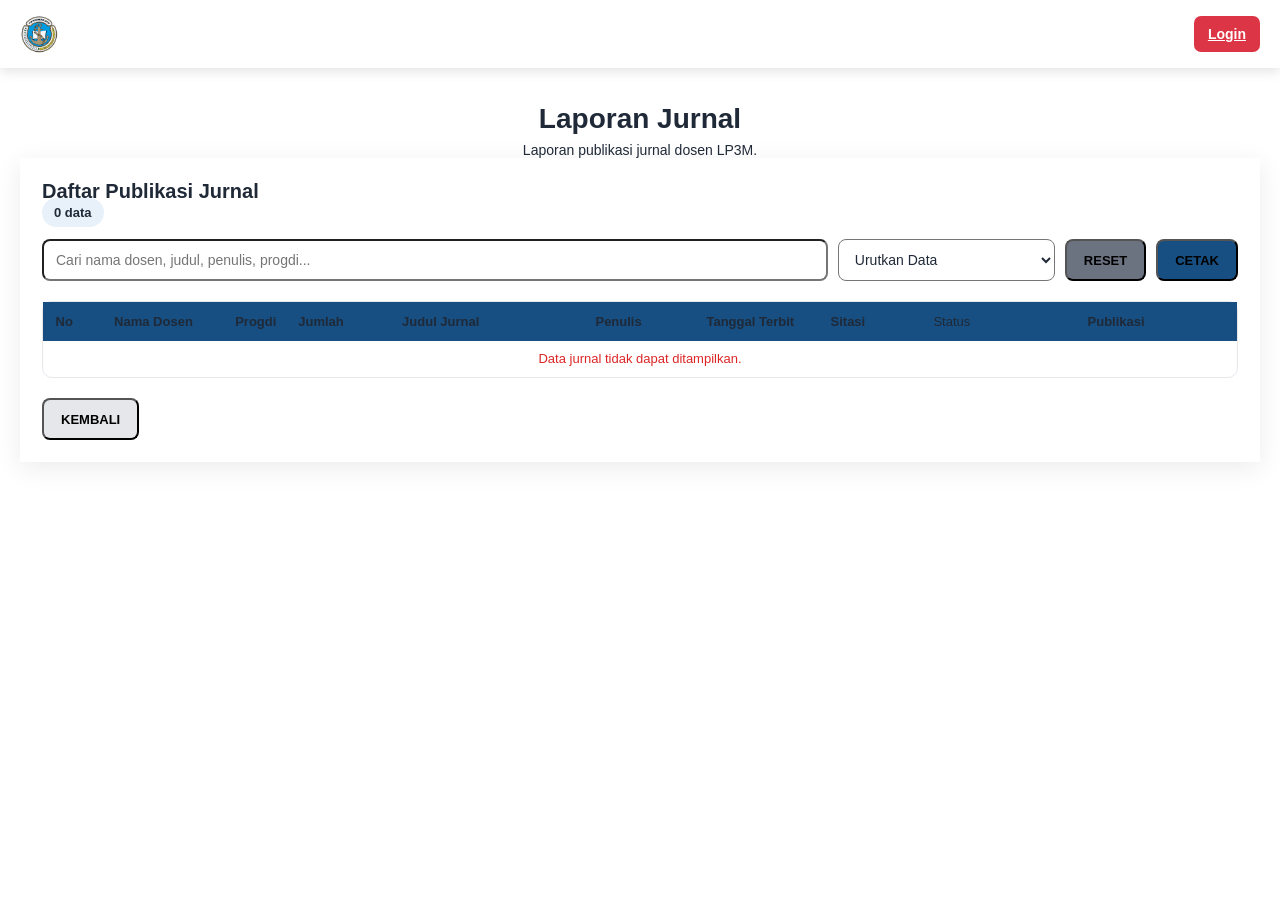
<file: laporan_jurnal.html>
<!DOCTYPE html>
<html lang="id">

<head>

    <meta charset="UTF-8">

    <meta
        name="viewport"
        content="width=device-width, initial-scale=1.0"
    >

    <title>Laporan Jurnal - LP3M</title>

    <link
        rel="stylesheet"
        href="jurnallap.css"
    >

</head>


<body>


<!-- =====================================================
     NAVBAR
===================================================== -->

<nav class="navbar">

    <div class="nav-container">

        <a
            href="dashboard.html"
            class="nav-logo"
        >

            <img
                src="gambar/Logo_Lp3M_New.png"
                alt="Logo LP3M"
            >

            <span>LP3M PBA</span>

        </a>


        <button
            type="button"
            class="nav-toggle"
            id="navToggle"
        >
            ☰
        </button>


        <div
            class="nav-menu"
            id="navMenu"
        >

            <a
                href="dashboard.html"
                class="nav-link"
            >
                Dashboard
            </a>


            <a
                href="buku.html"
                class="nav-link"
            >
                Buku
            </a>


            <a
                href="jurnal.html"
                class="nav-link"
            >
                Jurnal
            </a>


            <a
                href="admin.html"
                class="nav-link active"
                id="adminMenu"
            >
                Kelola Data
            </a>


            <a
                href="login.html"
                class="nav-login"
                id="loginLogoutButton"
            >
                Logout
            </a>

        </div>

    </div>

</nav>



<!-- =====================================================
     MAIN
===================================================== -->

<main class="main-container">


    <!-- =================================================
         PAGE HEADER
    ================================================== -->

    <div class="page-header">

        <h1>
            Laporan Jurnal
        </h1>

        <p>
            Laporan publikasi jurnal dosen LP3M.
        </p>

    </div>



    <!-- =================================================
         TABLE CARD
    ================================================== -->

    <div class="table-card">


        <!-- =================================================
             TABLE HEADER
        ================================================== -->

        <div class="table-header">

            <div>

                <h2>
                    Daftar Publikasi Jurnal
                </h2>

                <span
                    id="jumlahData"
                    class="jumlah-data"
                >
                    Memuat data...
                </span>

            </div>

        </div>



        <!-- =================================================
             FILTER
        ================================================== -->

        <div class="filter-area">

            <input
                type="text"
                id="searchInput"
                placeholder="Cari nama dosen, judul, penulis, progdi..."
                autocomplete="off"
            >


            <select id="sortSelect">

                <option value="default">
                    Urutkan Data
                </option>

                <option value="terbaru">
                    Terbaru
                </option>

                <option value="terlama">
                    Terlama
                </option>

                <option value="progdi-dosen">
                    Progdi → Nama Dosen A-Z
                </option>

            </select>


            <button
                type="button"
                class="btn-reset"
                onclick="resetFilter()"
            >
                RESET
            </button>


            <button
                type="button"
                class="btn-cetak"
                onclick="cetakLaporan()"
            >
                CETAK
            </button>

        </div>



        <!-- =================================================
             TABLE
        ================================================== -->

        <div class="table-wrapper">

            <table
                class="data-table"
                id="jurnalTable"
            >

                <thead>

                    <tr>

                        <th class="nomor">
                            No
                        </th>

                        <th>
                            Nama Dosen
                        </th>

                        <th class="progdi">
                            Progdi
                        </th>

                        <th class="jumlah">
                            Jumlah
                        </th>

                        <th class="judul">
                            Judul Jurnal
                        </th>

                        <th class="penulis">
                            Penulis
                        </th>

                        <th class="tanggal">
                            Tanggal Terbit
                        </th>

                        <th class="sitasi">
                            Sitasi
                        </th>

                        <th class="status-kolom">
                            Status
                        </th>

                        <th class="publikasi">
                            Publikasi
                        </th>

                    </tr>

                </thead>


                <tbody id="jurnalTableBody">

                    <tr>

                        <td
                            colspan="10"
                            class="loading"
                        >
                            Memuat data jurnal...
                        </td>

                    </tr>

                </tbody>

            </table>

        </div>



        <!-- =================================================
             BOTTOM ACTION
        ================================================== -->

        <div class="bottom-action">

            <button
                type="button"
                class="btn-back"
                onclick="kembali()"
            >
                KEMBALI
            </button>

        </div>

    </div>

</main>



<script>

/* =========================================================
   API
========================================================= */

const JURNAL_TABLE_API_URL =
    "https://script.google.com/macros/s/AKfycby9EAteDad4Z-TIbHBaZ2UU6q4XAb1WJI-nPL307EiH5ENU3gjOcsbHy3inkT-XH3DFZw/exec";



/* =========================================================
   DATA
========================================================= */

let semuaDataJurnal = [];

let dataJurnalTerfilter = [];



/* =========================================================
   ELEMENT
========================================================= */

const jurnalTableBody =
    document.getElementById(
        "jurnalTableBody"
    );


const jumlahData =
    document.getElementById(
        "jumlahData"
    );


const searchInput =
    document.getElementById(
        "searchInput"
    );


const sortSelect =
    document.getElementById(
        "sortSelect"
    );


const navToggle =
    document.getElementById(
        "navToggle"
    );


const navMenu =
    document.getElementById(
        "navMenu"
    );


const loginLogoutButton =
    document.getElementById(
        "loginLogoutButton"
    );


const adminMenu =
    document.getElementById(
        "adminMenu"
    );



/* =========================================================
   NAVBAR MOBILE
========================================================= */

if (
    navToggle &&
    navMenu
) {

    navToggle.addEventListener(
        "click",
        function () {

            navMenu.classList.toggle(
                "active"
            );

        }
    );

}



/* =========================================================
   STATUS LOGIN
========================================================= */

function aturStatusLogin() {

    if (!loginLogoutButton) {
        return;
    }


    const userData =
        localStorage.getItem(
            "user"
        );


    /*
       JANGAN MENGHAPUS localStorage DI SINI.

       Halaman laporan hanya membaca
       status login.
    */

    if (!userData) {

        loginLogoutButton.textContent =
            "Login";

        loginLogoutButton.href =
            "login.html";

        loginLogoutButton.onclick =
            null;

        if (adminMenu) {
            adminMenu.style.display =
                "none";
        }

        return;
    }


    try {

        const user =
            JSON.parse(userData);


        if (
            user &&
            user.username
        ) {

            loginLogoutButton.textContent =
                "Logout";

            loginLogoutButton.href =
                "#";


            loginLogoutButton.onclick =
                function (event) {

                    event.preventDefault();


                    const yakin =
                        confirm(
                            "Apakah Anda yakin ingin Logout?"
                        );


                    if (!yakin) {
                        return;
                    }


                    /*
                       localStorage HANYA dihapus
                       setelah tombol Logout benar-benar
                       diklik oleh pengguna.
                    */

                    localStorage.removeItem(
                        "user"
                    );


                    window.location.href =
                        "login.html";

                };


            /*
               Tampilkan Kelola Data
               hanya jika role admin.
            */

            if (adminMenu) {

                const role =
                    String(
                        user.role || ""
                    )
                    .trim()
                    .toLowerCase();


                if (role === "admin") {

                    adminMenu.style.display =
                        "";

                } else {

                    adminMenu.style.display =
                        "none";

                }

            }

        } else {

            loginLogoutButton.textContent =
                "Login";

            loginLogoutButton.href =
                "login.html";

            loginLogoutButton.onclick =
                null;


            if (adminMenu) {

                adminMenu.style.display =
                    "none";

            }

        }

    } catch (error) {

        console.error(
            "Data user tidak valid:",
            error
        );


        /*
           Jangan hapus localStorage di sini.
           Cukup tampilkan Login.
        */

        loginLogoutButton.textContent =
            "Login";

        loginLogoutButton.href =
            "login.html";

        loginLogoutButton.onclick =
            null;


        if (adminMenu) {

            adminMenu.style.display =
                "none";

        }

    }

}



/* =========================================================
   LOAD DATA JURNAL
========================================================= */

async function loadJurnalTable() {

    try {

        const response =
            await fetch(
                JURNAL_TABLE_API_URL +
                "?action=getJurnal"
            );


        if (!response.ok) {

            throw new Error(
                "Gagal mengambil data jurnal."
            );

        }


        const result =
            await response.json();


        if (
            !result.success ||
            !Array.isArray(result.data)
        ) {

            throw new Error(
                result.message ||
                "Data jurnal tidak tersedia."
            );

        }


        semuaDataJurnal =
            result.data;


        prosesData();


    } catch (error) {

        console.error(
            "ERROR DATA JURNAL:",
            error
        );


        jumlahData.innerText =
            "0 data";


        jurnalTableBody.innerHTML = `

            <tr>

                <td
                    colspan="10"
                    class="empty-data"
                >
                    Data jurnal tidak dapat ditampilkan.
                </td>

            </tr>

        `;

    }

}



/* =========================================================
   PARSE TANGGAL
========================================================= */

function parseTanggal(value) {

    if (!value) {
        return 0;
    }


    const teks =
        String(value).trim();


    let match =
        teks.match(
            /^(\d{1,2})\/(\d{1,2})\/(\d{4})$/
        );


    if (match) {

        return new Date(
            Number(match[3]),
            Number(match[2]) - 1,
            Number(match[1])
        ).getTime();

    }


    match =
        teks.match(
            /^(\d{1,2})-(\d{1,2})-(\d{4})$/
        );


    if (match) {

        return new Date(
            Number(match[3]),
            Number(match[2]) - 1,
            Number(match[1])
        ).getTime();

    }


    const tanggal =
        new Date(value);


    if (
        !isNaN(
            tanggal.getTime()
        )
    ) {

        return tanggal.getTime();

    }


    return 0;

}



/* =========================================================
   FORMAT TANGGAL
========================================================= */

function formatTanggal(value) {

    if (!value) {
        return "-";
    }


    const teks =
        String(value).trim();


    let match =
        teks.match(
            /^(\d{1,2})\/(\d{1,2})\/(\d{4})$/
        );


    if (match) {

        return (
            String(match[1])
                .padStart(2, "0") +
            "/" +
            String(match[2])
                .padStart(2, "0") +
            "/" +
            match[3]
        );

    }


    match =
        teks.match(
            /^(\d{1,2})-(\d{1,2})-(\d{4})$/
        );


    if (match) {

        return (
            String(match[1])
                .padStart(2, "0") +
            "/" +
            String(match[2])
                .padStart(2, "0") +
            "/" +
            match[3]
        );

    }


    const tanggal =
        new Date(value);


    if (
        isNaN(
            tanggal.getTime()
        )
    ) {

        return teks;

    }


    return (
        String(
            tanggal.getDate()
        ).padStart(2, "0") +
        "/" +
        String(
            tanggal.getMonth() + 1
        ).padStart(2, "0") +
        "/" +
        tanggal.getFullYear()
    );

}



/* =========================================================
   PROSES DATA
========================================================= */

function prosesData() {

    const keyword =
        searchInput.value
            .trim()
            .toLowerCase();


    let data =
        [...semuaDataJurnal];


    if (keyword !== "") {

        data =
            data.filter(
                function (jurnal) {

                    const teks = [

                        jurnal.namaDosen,

                        jurnal.progdi,

                        jurnal.judul,

                        jurnal.penulis,

                        jurnal.tanggalTerbit,

                        jurnal.sitasi,

                        jurnal.status,

                        jurnal.linkPublikasi

                    ]
                    .join(" ")
                    .toLowerCase();


                    return teks.includes(
                        keyword
                    );

                }
            );

    }



    /* =====================================================
       SORTING
    ===================================================== */

    const sort =
        sortSelect.value;


    if (
        sort === "terbaru"
    ) {

        data.sort(
            function (a, b) {

                return (
                    parseTanggal(
                        b.tanggalTerbit
                    ) -
                    parseTanggal(
                        a.tanggalTerbit
                    )
                );

            }
        );

    }


    else if (
        sort === "terlama"
    ) {

        data.sort(
            function (a, b) {

                return (
                    parseTanggal(
                        a.tanggalTerbit
                    ) -
                    parseTanggal(
                        b.tanggalTerbit
                    )
                );

            }
        );

    }


    else if (
        sort === "progdi-dosen"
    ) {

        const urutanProgdi = {

            TROK: 1,

            TRPK: 2,

            MPLM: 3,

            TRANSLA: 4

        };


        data.sort(
            function (a, b) {

                const progdiA =
                    String(
                        a.progdi || ""
                    )
                    .trim()
                    .toUpperCase();


                const progdiB =
                    String(
                        b.progdi || ""
                    )
                    .trim()
                    .toUpperCase();


                const urutanA =
                    urutanProgdi[
                        progdiA
                    ] || 99;


                const urutanB =
                    urutanProgdi[
                        progdiB
                    ] || 99;


                if (
                    urutanA !==
                    urutanB
                ) {

                    return (
                        urutanA -
                        urutanB
                    );

                }


                const namaA =
                    String(
                        a.namaDosen || ""
                    ).trim();


                const namaB =
                    String(
                        b.namaDosen || ""
                    ).trim();


                return namaA.localeCompare(
                    namaB,
                    "id",
                    {
                        sensitivity:
                            "base"
                    }
                );

            }
        );

    }


    dataJurnalTerfilter =
        [...data];


    tampilkanJurnal(
        data
    );

}



/* =========================================================
   KELOMPOKKAN DOSEN
========================================================= */

function kelompokkanDosen(data) {

    const kelompok =
        new Map();


    data.forEach(
        function (jurnal) {

            const nama =
                String(
                    jurnal.namaDosen || ""
                ).trim();


            const key =
                nama.toLowerCase();


            if (
                !kelompok.has(key)
            ) {

                kelompok.set(
                    key,
                    {

                        namaDosen:
                            nama || "-",

                        progdi:
                            String(
                                jurnal.progdi ||
                                ""
                            )
                            .trim() || "-",

                        publikasi: []

                    }
                );

            }


            kelompok
                .get(key)
                .publikasi
                .push(jurnal);

        }
    );


    return Array.from(
        kelompok.values()
    );

}



/* =========================================================
   STATUS CLASS
========================================================= */

function getStatusClass(status) {

    const teks =
        String(
            status || ""
        )
        .trim()
        .toLowerCase();


    if (
        teks.includes("selesai") ||
        teks.includes("terbit") ||
        teks.includes("diterima")
    ) {

        return "status-selesai";

    }


    if (
        teks.includes("proses") ||
        teks.includes("review") ||
        teks.includes("pengajuan")
    ) {

        return "status-proses";

    }


    if (
        teks.includes("tolak") ||
        teks.includes("ditolak")
    ) {

        return "status-tolak";

    }


    return "status-default";

}



/* =========================================================
   ESCAPE HTML
========================================================= */

function escapeHTML(value) {

    return String(
        value ?? ""
    )
    .replace(
        /&/g,
        "&amp;"
    )
    .replace(
        /</g,
        "&lt;"
    )
    .replace(
        />/g,
        "&gt;"
    )
    .replace(
        /"/g,
        "&quot;"
    )
    .replace(
        /'/g,
        "&#039;"
    );

}



/* =========================================================
   ESCAPE ATTRIBUTE
========================================================= */

function escapeAttribute(value) {

    return String(
        value ?? ""
    )
    .replace(
        /&/g,
        "&amp;"
    )
    .replace(
        /"/g,
        "&quot;"
    )
    .replace(
        /</g,
        "&lt;"
    )
    .replace(
        />/g,
        "&gt;"
    );

}



/* =========================================================
   LINK PUBLIKASI
========================================================= */

function buatLinkPublikasi(item) {

    if (
        !item ||
        !item.linkPublikasi
    ) {

        return "-";

    }


    const link =
        String(
            item.linkPublikasi
        ).trim();


    if (link === "") {

        return "-";

    }


    return `

        <a
            href="${escapeAttribute(link)}"
            target="_blank"
            rel="noopener noreferrer"
            class="publication-link"
            title="${escapeAttribute(link)}"
        >
            ${escapeHTML(link)}
        </a>

    `;

}



/* =========================================================
   TAMPILKAN JURNAL
========================================================= */

function tampilkanJurnal(data) {

    const kelompok =
        kelompokkanDosen(
            data
        );


    if (
        kelompok.length === 0
    ) {

        jurnalTableBody.innerHTML = `

            <tr>

                <td
                    colspan="10"
                    class="empty-data"
                >
                    Data jurnal tidak ditemukan.
                </td>

            </tr>

        `;


        jumlahData.innerText =
            "0 dosen / 0 publikasi";


        return;

    }


    let totalPublikasi = 0;


    kelompok.forEach(
        function (dosen) {

            totalPublikasi +=
                dosen.publikasi.length;

        }
    );


    jumlahData.innerText =
        `${kelompok.length} dosen / ${totalPublikasi} publikasi`;


    let nomorDosen = 0;

    let html = "";


    kelompok.forEach(
        function (dosen) {

            nomorDosen++;


            const publikasi =
                dosen.publikasi || [];


            publikasi.forEach(
                function (
                    item,
                    indexPublikasi
                ) {

                    html += "<tr>";


                    /*
                       KOLOM YANG DIGABUNG
                       HANYA MUNCUL PADA
                       PUBLIKASI PERTAMA.
                    */

                    if (
                        indexPublikasi === 0
                    ) {

                        html += `

                            <td
                                class="nomor"
                                rowspan="${publikasi.length}"
                            >
                                ${nomorDosen}
                            </td>


                            <td
                                class="dosen"
                                rowspan="${publikasi.length}"
                            >
                                ${escapeHTML(
                                    dosen.namaDosen ||
                                    "-"
                                )}
                            </td>


                            <td
                                class="progdi"
                                rowspan="${publikasi.length}"
                            >
                                ${escapeHTML(
                                    dosen.progdi ||
                                    "-"
                                )}
                            </td>


                            <td
                                class="jumlah"
                                rowspan="${publikasi.length}"
                            >
                                ${publikasi.length}
                            </td>

                        `;

                    }


                    /*
                       JUDUL
                    */

                    html += `

                        <td class="judul">

                            ${escapeHTML(
                                item.judul ||
                                "-"
                            )}

                        </td>

                    `;


                    /*
                       PENULIS
                    */

                    html += `

                        <td class="penulis">

                            ${escapeHTML(
                                item.penulis ||
                                "-"
                            )}

                        </td>

                    `;


                    /*
                       TANGGAL
                    */

                    html += `

                        <td class="tanggal">

                            ${escapeHTML(
                                formatTanggal(
                                    item.tanggalTerbit
                                )
                            )}

                        </td>

                    `;


                    /*
                       SITASI
                    */

                    html += `

                        <td class="sitasi">

                            ${escapeHTML(
                                item.sitasi ||
                                "-"
                            )}

                        </td>

                    `;


                    /*
                       STATUS
                    */

                    const status =
                        String(
                            item.status ||
                            "-"
                        ).trim();


                    const classStatus =
                        getStatusClass(
                            status
                        );


                    html += `

                        <td
                            class="status-kolom ${classStatus}"
                        >

                            ${escapeHTML(
                                status
                            )}

                        </td>

                    `;


                    /*
                       PUBLIKASI
                    */

                    html += `

                        <td class="publikasi">

                            ${buatLinkPublikasi(
                                item
                            )}

                        </td>

                    `;


                    html += "</tr>";

                }
            );

        }
    );


    jurnalTableBody.innerHTML =
        html;

}



/* =========================================================
   RESET FILTER
========================================================= */

function resetFilter() {

    searchInput.value =
        "";

    sortSelect.value =
        "default";

    prosesData();

}



/* =========================================================
   KEMBALI
========================================================= */

function kembali() {

    window.close();

}



/* =========================================================
   CETAK LAPORAN
========================================================= */

function cetakLaporan() {

    const dataCetak =
        Array.isArray(
            dataJurnalTerfilter
        )
            ? [
                ...dataJurnalTerfilter
            ]
            : [
                ...semuaDataJurnal
            ];


    if (
        dataCetak.length === 0
    ) {

        alert(
            "Tidak ada data jurnal yang dapat dicetak."
        );

        return;

    }


    const kelompok =
        kelompokkanDosen(
            dataCetak
        );


    if (
        kelompok.length === 0
    ) {

        alert(
            "Tidak ada data dosen yang dapat dicetak."
        );

        return;

    }



    /* =====================================================
       DAFTAR KOLOM
    ===================================================== */

    const daftarKolom = [

        {
            index: 0,
            key: "no",
            label: "No"
        },

        {
            index: 1,
            key: "namaDosen",
            label: "Nama Dosen"
        },

        {
            index: 2,
            key: "progdi",
            label: "Progdi"
        },

        {
            index: 3,
            key: "jumlah",
            label: "Jumlah"
        },

        {
            index: 4,
            key: "judul",
            label: "Judul Jurnal"
        },

        {
            index: 5,
            key: "penulis",
            label: "Penulis"
        },

        {
            index: 6,
            key: "tanggalTerbit",
            label: "Tanggal Terbit"
        },

        {
            index: 7,
            key: "sitasi",
            label: "Sitasi"
        },

        {
            index: 8,
            key: "status",
            label: "Status"
        },

        {
            index: 9,
            key: "linkPublikasi",
            label: "Publikasi"
        }

    ];



    /* =====================================================
       MODAL CETAK
    ===================================================== */

    const modalWrapper =
        document.createElement(
            "div"
        );


    modalWrapper.className =
        "modal-cetak-wrapper";


    modalWrapper.innerHTML = `

        <div class="modal-cetak-overlay">

            <div class="modal-cetak">

                <h3>
                    Pilih Kolom yang Dicetak
                </h3>


                <p>
                    Centang kolom yang ingin
                    dimasukkan ke laporan.
                </p>


                <div class="kolom-pilihan">

                    ${daftarKolom
                        .map(
                            function (
                                kolom
                            ) {

                                return `

                                    <label
                                        class="kolom-pilihan-item"
                                    >

                                        <input
                                            type="checkbox"
                                            class="kolom-pilih"
                                            data-index="${kolom.index}"
                                            checked
                                        >

                                        <span>
                                            ${escapeHTML(
                                                kolom.label
                                            )}
                                        </span>

                                    </label>

                                `;

                            }
                        )
                        .join("")}

                </div>


                <div class="modal-cetak-action">

                    <button
                        type="button"
                        id="btnLanjutCetak"
                        class="btn-modal-lanjut"
                    >
                        LANJUT
                    </button>


                    <button
                        type="button"
                        id="btnBatalCetak"
                        class="btn-modal-batal"
                    >
                        BATAL
                    </button>

                </div>

            </div>

        </div>

    `;


    document.body.appendChild(
        modalWrapper
    );


    const btnLanjut =
        modalWrapper.querySelector(
            "#btnLanjutCetak"
        );


    const btnBatal =
        modalWrapper.querySelector(
            "#btnBatalCetak"
        );


    btnBatal.addEventListener(
        "click",
        function () {

            modalWrapper.remove();

        }
    );


    btnLanjut.addEventListener(
        "click",
        function () {

            const checkbox =
                modalWrapper.querySelectorAll(
                    ".kolom-pilih:checked"
                );


            if (
                checkbox.length === 0
            ) {

                alert(
                    "Pilih minimal satu kolom untuk dicetak."
                );

                return;

            }


            const kolomTerpilih =
                Array.from(
                    checkbox
                )
                .map(
                    function (
                        item
                    ) {

                        return Number(
                            item.dataset.index
                        );

                    }
                );


            modalWrapper.remove();


            buatHalamanCetak(
                kelompok,
                kolomTerpilih,
                daftarKolom
            );

        }
    );

}



/* =========================================================
   HALAMAN CETAK
========================================================= */

function buatHalamanCetak(
    kelompok,
    kolomTerpilih,
    daftarKolom
) {


    const printWindow =
        window.open(
            "",
            "_blank",
            "width=1200,height=800"
        );


    if (!printWindow) {

        alert(
            "Pop-up diblokir oleh browser. Silakan izinkan pop-up."
        );

        return;

    }



    /* =====================================================
       HEADER CETAK
    ===================================================== */

    let headerHTML = "";


    kolomTerpilih.forEach(
        function (
            indexKolom
        ) {

            const kolom =
                daftarKolom[
                    indexKolom
                ];


            headerHTML += `

                <th
                    class="kolom-${kolom.key}"
                >

                    ${escapeHTML(
                        kolom.label
                    )}

                </th>

            `;

        }
    );



    /* =====================================================
       BODY CETAK
    ===================================================== */

    let bodyHTML = "";


    kelompok.forEach(
        function (
            dosen,
            indexDosen
        ) {


            const daftar =
                dosen.publikasi || [];


            daftar.forEach(
                function (
                    item,
                    indexPublikasi
                ) {

                    bodyHTML += "<tr>";



                    /* =========================
                       NO
                    ========================= */

                    if (
                        kolomTerpilih.includes(0) &&
                        indexPublikasi === 0
                    ) {

                        bodyHTML += `

                            <td
                                class="kolom-no"
                                rowspan="${daftar.length}"
                            >
                                ${indexDosen + 1}
                            </td>

                        `;

                    }



                    /* =========================
                       NAMA DOSEN
                    ========================= */

                    if (
                        kolomTerpilih.includes(1) &&
                        indexPublikasi === 0
                    ) {

                        bodyHTML += `

                            <td
                                class="kolom-namaDosen"
                                rowspan="${daftar.length}"
                            >

                                ${escapeHTML(
                                    dosen.namaDosen ||
                                    "-"
                                )}

                            </td>

                        `;

                    }



                    /* =========================
                       PROGDI
                    ========================= */

                    if (
                        kolomTerpilih.includes(2) &&
                        indexPublikasi === 0
                    ) {

                        bodyHTML += `

                            <td
                                class="kolom-progdi"
                                rowspan="${daftar.length}"
                            >

                                ${escapeHTML(
                                    dosen.progdi ||
                                    "-"
                                )}

                            </td>

                        `;

                    }



                    /* =========================
                       JUMLAH
                    ========================= */

                    if (
                        kolomTerpilih.includes(3) &&
                        indexPublikasi === 0
                    ) {

                        bodyHTML += `

                            <td
                                class="kolom-jumlah"
                                rowspan="${daftar.length}"
                            >

                                ${daftar.length}

                            </td>

                        `;

                    }



                    /* =========================
                       JUDUL
                    ========================= */

                    if (
                        kolomTerpilih.includes(4)
                    ) {

                        bodyHTML += `

                            <td class="kolom-judul">

                                ${escapeHTML(
                                    item.judul ||
                                    "-"
                                )}

                            </td>

                        `;

                    }



                    /* =========================
                       PENULIS
                    ========================= */

                    if (
                        kolomTerpilih.includes(5)
                    ) {

                        bodyHTML += `

                            <td class="kolom-penulis">

                                ${escapeHTML(
                                    item.penulis ||
                                    "-"
                                )}

                            </td>

                        `;

                    }



                    /* =========================
                       TANGGAL
                    ========================= */

                    if (
                        kolomTerpilih.includes(6)
                    ) {

                        bodyHTML += `

                            <td
                                class="kolom-tanggalTerbit"
                            >

                                ${escapeHTML(
                                    formatTanggal(
                                        item.tanggalTerbit
                                    )
                                )}

                            </td>

                        `;

                    }



                    /* =========================
                       SITASI
                    ========================= */

                    if (
                        kolomTerpilih.includes(7)
                    ) {

                        bodyHTML += `

                            <td class="kolom-sitasi">

                                ${escapeHTML(
                                    item.sitasi ||
                                    "-"
                                )}

                            </td>

                        `;

                    }



                    /* =========================
                       STATUS
                    ========================= */

                    if (
                        kolomTerpilih.includes(8)
                    ) {

                        const status =
                            String(
                                item.status ||
                                "-"
                            ).trim();


                        bodyHTML += `

                            <td class="kolom-status">

                                ${escapeHTML(
                                    status
                                )}

                            </td>

                        `;

                    }



                    /* =========================
                       PUBLIKASI
                    ========================= */

                    if (
                        kolomTerpilih.includes(9)
                    ) {

                        let linkHTML =
                            "-";


                        if (
                            item &&
                            item.linkPublikasi
                        ) {

                            const link =
                                String(
                                    item.linkPublikasi
                                ).trim();


                            if (
                                link !== ""
                            ) {

                                linkHTML = `

                                    <a
                                        href="${escapeAttribute(link)}"
                                        target="_blank"
                                        rel="noopener noreferrer"
                                        class="publikasi-cetak"
                                        title="${escapeAttribute(link)}"
                                    >
                                        ${escapeHTML(link)}
                                    </a>

                                `;

                            }

                        }


                        bodyHTML += `

                            <td
                                class="kolom-linkPublikasi"
                            >

                                ${linkHTML}

                            </td>

                        `;

                    }



                    bodyHTML += "</tr>";

                }
            );

        }
    );



    /* =====================================================
       COLGROUP
    ===================================================== */

    const colgroupHTML =
        kolomTerpilih
            .map(
                function (
                    indexKolom
                ) {

                    const kolom =
                        daftarKolom[
                            indexKolom
                        ];


                    return `

                        <col
                            class="kolom-${kolom.key}"
                        >

                    `;

                }
            )
            .join("");



    /* =====================================================
       HTML CETAK
    ===================================================== */

    const printHTML = `

<!DOCTYPE html>

<html lang="id">

<head>

    <meta charset="UTF-8">

    <meta
        name="viewport"
        content="width=device-width, initial-scale=1.0"
    >

    <title>
        Laporan Jurnal LP3M
    </title>


    <link
        rel="stylesheet"
        href="jurnallap.css"
    >

</head>


<body class="halaman-cetak">


    <div class="print-header">

        <h1>
            LAPORAN DATA JURNAL
        </h1>


        <h2>
            LP3M Politeknik Bumi Akpelni
        </h2>


        <p>
            Dicetak pada
            ${new Date().toLocaleDateString("id-ID")}
        </p>

    </div>



    <table class="table-print">


        <colgroup>

            ${colgroupHTML}

        </colgroup>


        <thead>

            <tr>

                ${headerHTML}

            </tr>

        </thead>


        <tbody>

            ${bodyHTML}

        </tbody>


    </table>


</body>

</html>

    `;



    printWindow.document.open();


    printWindow.document.write(
        printHTML
    );


    printWindow.document.close();


    printWindow.onload =
        function () {

            setTimeout(
                function () {

                    printWindow.focus();

                    printWindow.print();

                },
                300
            );

        };

}



/* =========================================================
   EVENT
========================================================= */

searchInput.addEventListener(
    "input",
    prosesData
);


sortSelect.addEventListener(
    "change",
    prosesData
);



/* =========================================================
   MULAI
========================================================= */

/*
   Pertama atur navbar.
   Tidak ada localStorage.removeItem()
   saat halaman dibuka.
*/

aturStatusLogin();


loadJurnalTable();

</script>


</body>

</html>
</file>
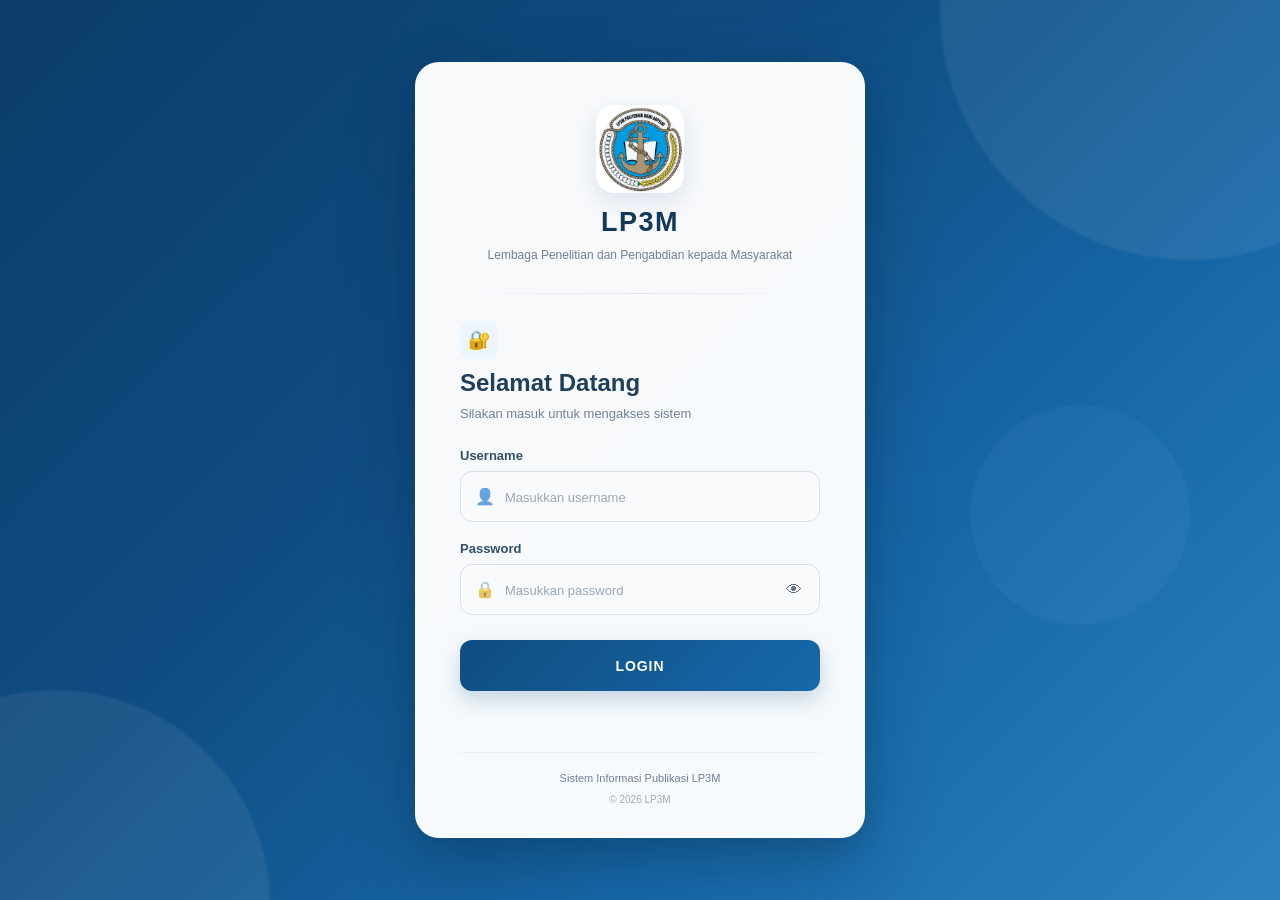
<file: login.html>
<!DOCTYPE html>
<html lang="id">

<head>

    <meta charset="UTF-8">

    <meta
        name="viewport"
        content="width=device-width, initial-scale=1.0"
    >

    <title>Login - LP3M</title>

    <link
        rel="stylesheet"
        href="login.css"
    >

</head>


<body>


<!-- =====================================================
     LOGIN PAGE
===================================================== -->

<div class="login-page">


    <!-- =================================================
         BACKGROUND DECORATION
    ================================================== -->

    <div class="background-shape shape-one"></div>

    <div class="background-shape shape-two"></div>

    <div class="background-shape shape-three"></div>



    <!-- =================================================
         LOGIN CARD
    ================================================== -->

    <div class="login-card">


        <!-- =================================================
             LOGO / BRAND
        ================================================== -->

        <div class="brand">


            <!-- LOGO LP3M -->

            <div class="brand-logo">

                <img
                    src="gambar/Logo_Lp3M_New.png"
                    alt="Logo LP3M"
                >

            </div>


            <!-- NAMA SISTEM -->

            <h1>
                LP3M
            </h1>


            <!-- DESKRIPSI -->

            <p>
                Lembaga Penelitian dan Pengabdian
                kepada Masyarakat
            </p>


        </div>



        <!-- =================================================
             DIVIDER
        ================================================== -->

        <div class="divider"></div>



        <!-- =================================================
             LOGIN HEADING
        ================================================== -->

        <div class="login-heading">

            <span class="welcome-icon">
                🔐
            </span>

            <h2>
                Selamat Datang
            </h2>

            <p>
                Silakan masuk untuk mengakses sistem
            </p>

        </div>



        <!-- =================================================
             FORM LOGIN
        ================================================== -->

        <form id="loginForm">


            <!-- =================================================
                 USERNAME
            ================================================== -->

            <div class="form-group">

                <label for="username">
                    Username
                </label>


                <div class="input-wrapper">

                    <span class="input-icon">
                        👤
                    </span>


                    <input
                        type="text"
                        id="username"
                        name="username"
                        placeholder="Masukkan username"
                        autocomplete="username"
                        required
                    >

                </div>

            </div>



            <!-- =================================================
                 PASSWORD
            ================================================== -->

            <div class="form-group">

                <label for="password">
                    Password
                </label>


                <div class="input-wrapper password-wrapper">


                    <!-- ICON PASSWORD -->

                    <span class="input-icon">
                        🔒
                    </span>


                    <!-- INPUT PASSWORD -->

                    <input
                        type="password"
                        id="password"
                        name="password"
                        placeholder="Masukkan password"
                        autocomplete="current-password"
                        required
                    >


                    <!-- =================================================
                         BUTTON LIHAT PASSWORD
                    ================================================== -->

                    <button
                        type="button"
                        class="password-toggle"
                        id="passwordToggle"
                        aria-label="Lihat password"
                        title="Lihat password"
                    >

                        <span id="passwordToggleIcon">
                            👁
                        </span>

                    </button>


                </div>

            </div>



            <!-- =================================================
                 TOMBOL LOGIN
            ================================================== -->

            <button
                type="submit"
                id="loginButton"
            >

                <span
                    id="loginButtonText"
                >
                    LOGIN
                </span>

            </button>



            <!-- =================================================
                 PESAN LOGIN
            ================================================== -->

            <p id="message"></p>


        </form>



        <!-- =================================================
             LOGIN FOOTER
        ================================================== -->

        <div class="login-footer">

            <div class="footer-line"></div>

            <p>
                Sistem Informasi Publikasi LP3M
            </p>

            <span>
                © 2026 LP3M
            </span>

        </div>


    </div>


</div>



<!-- =====================================================
     JAVASCRIPT
===================================================== -->

<script src="script.js"></script>


<!-- =====================================================
     PASSWORD TOGGLE
===================================================== -->

<script>

document.addEventListener(
    "DOMContentLoaded",
    function () {


        const passwordInput =
            document.getElementById(
                "password"
            );


        const passwordToggle =
            document.getElementById(
                "passwordToggle"
            );


        const passwordToggleIcon =
            document.getElementById(
                "passwordToggleIcon"
            );


        if (
            !passwordInput ||
            !passwordToggle ||
            !passwordToggleIcon
        ) {

            return;

        }


        passwordToggle.addEventListener(
            "click",
            function () {


                if (
                    passwordInput.type ===
                    "password"
                ) {


                    /* =================================
                       TAMPILKAN PASSWORD
                    ================================= */

                    passwordInput.type =
                        "text";


                    passwordToggleIcon.textContent =
                        "🙈";


                    passwordToggle.setAttribute(
                        "aria-label",
                        "Sembunyikan password"
                    );


                    passwordToggle.setAttribute(
                        "title",
                        "Sembunyikan password"
                    );


                } else {


                    /* =================================
                       SEMBUNYIKAN PASSWORD
                    ================================= */

                    passwordInput.type =
                        "password";


                    passwordToggleIcon.textContent =
                        "👁";


                    passwordToggle.setAttribute(
                        "aria-label",
                        "Lihat password"
                    );


                    passwordToggle.setAttribute(
                        "title",
                        "Lihat password"
                    );

                }

            }
        );

    }
);

</script>


</body>

</html>
</file>
<file: admin.css>
```css
/* =====================================================
   RESET
===================================================== */

* {
    margin: 0;
    padding: 0;
    box-sizing: border-box;
}


html {
    scroll-behavior: smooth;
}


body {
    font-family:
        Arial,
        Helvetica,
        sans-serif;

    background:
        #f4f7fb;

    color:
        #1f2937;

    min-height: 100vh;
}



/* =====================================================
   NAVBAR
===================================================== */

.navbar {

    width: 100%;

    background:
        linear-gradient(
            135deg,
            #0f4c81,
            #1769aa
        );

    position: sticky;

    top: 0;

    z-index: 1000;

    box-shadow:
        0 4px 20px
        rgba(15, 76, 129, 0.18);
}


.nav-container {

    width: 100%;

    max-width: 1200px;

    min-height: 68px;

    margin: 0 auto;

    padding:
        0 25px;

    display: flex;

    align-items: center;

    justify-content: space-between;

    position: relative;
}



/* =====================================================
   LOGO
===================================================== */

.nav-logo {
    display: flex;
    align-items: center;
    gap: 10px;
    text-decoration: none;
    color: white;
}

.nav-logo img {
    width: 40px;
    height: 40px;
    object-fit: contain;
}

.nav-logo span {
    font-size: 25px;
    font-weight: 800;
    letter-spacing: 1px;
}


.nav-logo:hover {

    opacity:
        0.9;

    transform:
        translateY(-1px);
}



/* =====================================================
   MENU NAVBAR
===================================================== */

.nav-menu {

    display: flex;

    align-items: center;

    gap:
        6px;
}


.nav-link {

    color:
        rgba(255, 255, 255, 0.92);

    text-decoration: none;

    font-size:
        14px;

    font-weight:
        600;

    padding:
        10px 14px;

    border-radius:
        8px;

    transition:
        all 0.2s ease;
}


.nav-link:hover {

    color:
        #ffffff;

    background:
        rgba(255, 255, 255, 0.12);
}


.nav-link.active {

    color:
        #ffffff;

    background:
        rgba(255, 255, 255, 0.18);

    box-shadow:
        inset 0 0 0 1px
        rgba(255, 255, 255, 0.08);
}



/* =====================================================
   LOGOUT
===================================================== */

.nav-login {

    color:
        #ffffff;

    text-decoration: none;

    font-size:
        14px;

    font-weight:
        700;

    padding:
        10px 16px;

    margin-left:
        5px;

    border-radius:
        8px;

    background:
        rgba(255, 255, 255, 0.12);

    border:
        1px solid
        rgba(255, 255, 255, 0.2);

    transition:
        all 0.2s ease;
}


.nav-login:hover {

    background:
        #ffffff;

    color:
        #0f4c81;

    transform:
        translateY(-1px);
}



/* =====================================================
   HAMBURGER
===================================================== */

.nav-toggle {

    display:
        none;

    border:
        none;

    background:
        transparent;

    color:
        #ffffff;

    font-size:
        26px;

    cursor:
        pointer;

    padding:
        6px 8px;

    border-radius:
        6px;

    line-height:
        1;

    transition:
        background 0.2s ease;
}


.nav-toggle:hover {

    background:
        rgba(255, 255, 255, 0.12);
}



/* =====================================================
   CONTAINER
===================================================== */

.container {

    width:
        100%;

    max-width:
        1100px;

    margin:
        0 auto;

    padding:
        45px 25px 60px;
}



/* =====================================================
   PAGE HEADER
===================================================== */

.page-header {

    text-align:
        center;

    margin-bottom:
        35px;
}


.page-header h1 {

    font-size:
        34px;

    color:
        #12395b;

    margin-bottom:
        10px;
}


.page-header p {

    color:
        #6b7280;

    font-size:
        15px;

    line-height:
        1.6;
}



/* =====================================================
   ADMIN GRID
===================================================== */

.admin-grid {

    display:
        grid;

    grid-template-columns:
        repeat(2, 1fr);

    gap:
        25px;
}



/* =====================================================
   ADMIN CARD
===================================================== */

.admin-card {

    background:
        #ffffff;

    border:
        1px solid
        #e5eaf0;

    border-radius:
        16px;

    padding:
        30px;

    box-shadow:
        0 8px 25px
        rgba(15, 76, 129, 0.08);

    transition:
        all 0.25s ease;
}


.admin-card:hover {

    transform:
        translateY(-4px);

    box-shadow:
        0 14px 35px
        rgba(15, 76, 129, 0.13);
}



/* =====================================================
   CARD ICON
===================================================== */

.card-icon {

    width:
        55px;

    height:
        55px;

    display:
        flex;

    align-items:
        center;

    justify-content:
        center;

    background:
        #eef6ff;

    border-radius:
        12px;

    font-size:
        27px;

    margin-bottom:
        20px;
}



/* =====================================================
   CARD TITLE
===================================================== */

.admin-card h2 {

    font-size:
        22px;

    color:
        #12395b;

    margin-bottom:
        10px;
}


.admin-card p {

    color:
        #6b7280;

    font-size:
        14px;

    line-height:
        1.7;

    min-height:
        70px;

    margin-bottom:
        22px;
}



/* =====================================================
   CARD BUTTONS
===================================================== */

.card-buttons {

    display:
        flex;

    flex-direction:
        column;

    gap:
        10px;
}



/* =====================================================
   BUTTON ADMIN
===================================================== */

.btn-admin {

    display:
        flex;

    align-items:
        center;

    justify-content:
        center;

    width:
        100%;

    min-height:
        44px;

    padding:
        11px 16px;

    border-radius:
        9px;

    background:
        #0f4c81;

    color:
        #ffffff;

    text-decoration:
        none;

    font-size:
        14px;

    font-weight:
        700;

    border:
        1px solid
        #0f4c81;

    transition:
        all 0.2s ease;
}


.btn-admin:hover {

    background:
        #1769aa;

    border-color:
        #1769aa;

    transform:
        translateY(-1px);
}



/* =====================================================
   SECONDARY BUTTON
===================================================== */

.btn-admin.secondary {

    background:
        #ffffff;

    color:
        #0f4c81;

    border:
        1px solid
        #b8cde0;
}


.btn-admin.secondary:hover {

    background:
        #eef6ff;

    border-color:
        #0f4c81;
}



/* =====================================================
   RESPONSIVE TABLET
===================================================== */

@media (max-width: 850px) {

    .admin-grid {

        grid-template-columns:
            1fr;

    }

}



/* =====================================================
   RESPONSIVE MOBILE
===================================================== */

@media (max-width: 700px) {


    .nav-container {

        min-height:
            62px;

        padding:
            0 18px;

    }


    .nav-logo {

        font-size:
            22px;

    }


    .nav-toggle {

        display:
            block;

    }


    .nav-menu {

        display:
            none;

        position:
            absolute;

        top:
            100%;

        left:
            0;

        right:
            0;

        width:
            100%;

        background:
            #0f4c81;

        padding:
            10px 18px 16px;

        flex-direction:
            column;

        align-items:
            stretch;

        gap:
            4px;

        box-shadow:
            0 8px 20px
            rgba(0, 0, 0, 0.15);

    }


    .nav-menu.show {

        display:
            flex;

    }


    .nav-link {

        width:
            100%;

        padding:
            12px 14px;

        text-align:
            center;

    }


    .nav-login {

        width:
            100%;

        text-align:
            center;

        margin-left:
            0;

        margin-top:
            4px;

    }


    .container {

        padding:
            35px 18px 50px;

    }


    .page-header h1 {

        font-size:
            28px;

    }


    .page-header p {

        font-size:
            14px;

    }


    .admin-card {

        padding:
            24px;

    }

}



/* =====================================================
   MOBILE KECIL
===================================================== */

@media (max-width: 420px) {

    .page-header h1 {

        font-size:
            25px;

    }


    .admin-card {

        padding:
            20px;

    }


    .admin-card h2 {

        font-size:
            20px;

    }

}
```
</file>
<file: buku.css>
```css
/* =========================================================
   RESET
========================================================= */

* {
    margin: 0;
    padding: 0;
    box-sizing: border-box;
}


/* =========================================================
   BODY
========================================================= */

body {
    font-family:
        Arial,
        Helvetica,
        sans-serif;

    background: #f4f7fb;
    color: #1f2937;
    min-height: 100vh;
}


/* =========================================================
   NAVBAR
========================================================= */

.navbar {
    width: 100%;
    min-height: 68px;

    background:
        linear-gradient(
            135deg,
            #0f2f55,
            #174a7c
        );

    position: sticky;
    top: 0;
    z-index: 1000;

    box-shadow:
        0 4px 12px rgba(0, 0, 0, 0.12);
}


.nav-container {
    width: 100%;
    max-width: 1200px;

    min-height: 68px;

    margin: 0 auto;
    padding: 0 25px;

    display: flex;
    align-items: center;
    justify-content: space-between;

    position: relative;
}


/* =========================================================
   LOGO NAVBAR
========================================================= */

.nav-logo {
    display: flex;
    align-items: center;

    gap: 10px;

    color: #ffffff;
    text-decoration: none;

    flex-shrink: 0;
}


.nav-logo img {
    width: 40px;
    height: 40px;

    object-fit: contain;

    display: block;
}


.nav-logo span {
    font-size: 25px;
    font-weight: 700;

    color: #ffffff;
}


/* =========================================================
   NAV MENU
========================================================= */

.nav-menu {
    display: flex;
    align-items: center;

    gap: 8px;
}


.nav-link {
    color: #ffffff;
    text-decoration: none;

    padding: 10px 15px;

    border-radius: 7px;

    font-size: 14px;
    font-weight: 600;

    transition:
        background 0.2s ease,
        transform 0.2s ease;
}


.nav-link:hover {
    background:
        rgba(255, 255, 255, 0.12);

    transform: translateY(-1px);
}


/* =========================================================
   LOGIN / LOGOUT
========================================================= */

.nav-login {
    color: #0f2f55;
    background: #ffffff;

    text-decoration: none;

    padding: 10px 16px;

    border-radius: 7px;

    font-size: 14px;
    font-weight: 700;

    transition:
        background 0.2s ease,
        transform 0.2s ease;
}


.nav-login:hover {
    background: #eaf2f9;

    transform: translateY(-1px);
}


/* =========================================================
   NAV TOGGLE / HAMBURGER
========================================================= */

.nav-toggle {
    display: none;

    background: transparent;
    border: none;

    color: #ffffff;

    font-size: 24px;

    cursor: pointer;

    padding: 6px 8px;

    border-radius: 6px;
}


.nav-toggle:hover {
    background:
        rgba(255, 255, 255, 0.12);
}


/* =========================================================
   CONTAINER
========================================================= */

.container {
    width: 100%;
    max-width: 1250px;

    margin: 0 auto;

    padding:
        35px 20px 60px;
}


/* =========================================================
   PAGE HEADER
========================================================= */

.page-header {
    margin-bottom: 25px;
}


.page-header h1 {
    font-size: 28px;
    font-weight: 700;

    color: #0f2f55;

    margin-bottom: 7px;
}


.page-header p {
    font-size: 14px;
    color: #64748b;
}


/* =========================================================
   USER INFO
========================================================= */

.user-info {
    display: flex;
    align-items: center;
    justify-content: space-between;

    gap: 15px;

    margin-bottom: 20px;

    padding:
        14px 18px;

    background: #ffffff;

    border: 1px solid #e2e8f0;

    border-radius: 10px;

    box-shadow:
        0 2px 8px rgba(15, 47, 85, 0.05);
}


.user-info strong {
    color: #0f2f55;
}


.user-info span {
    font-size: 14px;
    color: #64748b;
}


/* =========================================================
   PESAN SISTEM
========================================================= */

.pesan-sistem {
    display: none;

    padding:
        12px 16px;

    margin-bottom: 20px;

    border-radius: 8px;

    font-size: 14px;
}


.pesan-sistem.success {
    display: block;

    color: #166534;

    background: #dcfce7;

    border:
        1px solid #86efac;
}


.pesan-sistem.error {
    display: block;

    color: #991b1b;

    background: #fee2e2;

    border:
        1px solid #fca5a5;
}


/* =========================================================
   FILTER CARD
========================================================= */

.filter-card {
    background: #ffffff;

    border:
        1px solid #e2e8f0;

    border-radius: 12px;

    padding: 20px;

    margin-bottom: 20px;

    box-shadow:
        0 3px 10px rgba(15, 47, 85, 0.05);
}


.filter-title {
    font-size: 17px;
    font-weight: 700;

    color: #0f2f55;

    margin-bottom: 15px;
}


.filter-row {
    display: flex;
    align-items: end;

    gap: 15px;

    flex-wrap: wrap;
}


.filter-group {
    display: flex;
    flex-direction: column;

    gap: 7px;
}


.filter-group label {
    font-size: 13px;

    font-weight: 600;

    color: #475569;
}


.filter-group input,
.filter-group select {
    height: 40px;

    min-width: 180px;

    padding:
        0 12px;

    border:
        1px solid #cbd5e1;

    border-radius: 7px;

    background: #ffffff;

    color: #1f2937;

    font-family: inherit;

    font-size: 14px;

    outline: none;

    transition:
        border-color 0.2s ease,
        box-shadow 0.2s ease;
}


.filter-group input:focus,
.filter-group select:focus {
    border-color: #1769aa;

    box-shadow:
        0 0 0 3px rgba(23, 105, 170, 0.10);
}


/* =========================================================
   SEARCH
========================================================= */

.search-group {
    flex: 1;
    min-width: 240px;
}


.search-group input {
    width: 100%;
}


/* =========================================================
   SORT
========================================================= */

.sort-group {
    min-width: 200px;
}


/* =========================================================
   BUTTON FILTER
========================================================= */

.filter-button {
    height: 40px;

    padding:
        0 16px;

    border: none;

    border-radius: 7px;

    cursor: pointer;

    font-family: inherit;

    font-size: 14px;
    font-weight: 600;

    transition:
        transform 0.2s ease,
        box-shadow 0.2s ease,
        background 0.2s ease;
}


.filter-button:hover {
    transform: translateY(-1px);
}


/* RESET */

.btn-reset {
    color: #334155;

    background: #e2e8f0;
}


.btn-reset:hover {
    background: #cbd5e1;
}


/* REFRESH */

.btn-refresh {
    color: #ffffff;

    background: #1769aa;
}


.btn-refresh:hover {
    background: #125886;

    box-shadow:
        0 4px 10px rgba(23, 105, 170, 0.20);
}


/* =========================================================
   TABLE CARD
========================================================= */

.table-card {
    background: #ffffff;

    border:
        1px solid #e2e8f0;

    border-radius: 12px;

    overflow: hidden;

    box-shadow:
        0 3px 12px rgba(15, 47, 85, 0.06);
}


.table-header {
    display: flex;
    align-items: center;
    justify-content: space-between;

    gap: 15px;

    padding:
        18px 20px;

    border-bottom:
        1px solid #e2e8f0;
}


.table-header h2 {
    font-size: 18px;

    color: #0f2f55;
}


.table-count {
    color: #64748b;

    font-size: 13px;
}


/* =========================================================
   TABLE WRAPPER
========================================================= */

.table-wrapper {
    width: 100%;

    overflow-x: auto;
}


#tabelBuku {
    width: 100%;

    min-width: 1180px;

    border-collapse: collapse;

    table-layout: auto;
}


#tabelBuku th,
#tabelBuku td {
    padding:
        12px 10px;

    border-bottom:
        1px solid #e2e8f0;

    vertical-align: middle;

    font-size: 13px;
}


#tabelBuku th {
    background:
        #f8fafc;

    color: #334155;

    font-weight: 700;

    text-align: left;

    white-space: nowrap;
}


#tabelBuku tbody tr {
    transition:
        background 0.15s ease;
}


#tabelBuku tbody tr:hover {
    background:
        #f8fbff;
}


#tabelBuku tbody tr:last-child td {
    border-bottom: none;
}


/* =========================================================
   COLUMN WIDTH
========================================================= */

#tabelBuku th:nth-child(1),
#tabelBuku td:nth-child(1) {
    width: 55px;

    text-align: center;
}


#tabelBuku th:nth-child(2),
#tabelBuku td:nth-child(2) {
    width: 250px;
}


#tabelBuku th:nth-child(3),
#tabelBuku td:nth-child(3) {
    width: 200px;
}


#tabelBuku th:nth-child(4),
#tabelBuku td:nth-child(4) {
    width: 190px;
}


#tabelBuku th:nth-child(5),
#tabelBuku td:nth-child(5) {
    width: 135px;
}


#tabelBuku th:nth-child(6),
#tabelBuku td:nth-child(6) {
    width: 145px;
}


#tabelBuku th:nth-child(7),
#tabelBuku td:nth-child(7) {
    width: 145px;
}


#tabelBuku th:nth-child(8),
#tabelBuku td:nth-child(8) {
    width: 100px;

    text-align: center;
}


/* =========================================================
   COVER THUMBNAIL
========================================================= */

.cover-wrapper {
    width: 58px;
    height: 78px;

    margin: 0 auto;

    display: flex;
    align-items: center;
    justify-content: center;

    overflow: hidden;

    border-radius: 5px;

    background: #f1f5f9;

    border:
        1px solid #cbd5e1;
}


.cover-buku {
    width: 58px;
    height: 78px;

    object-fit: cover;

    display: block;
}


.cover-placeholder {
    width: 58px;
    height: 78px;

    display: flex;
    align-items: center;
    justify-content: center;

    text-align: center;

    padding: 5px;

    font-size: 10px;

    color: #64748b;

    background: #f8fafc;
}


.cover-link {
    display: inline-flex;
    align-items: center;
    justify-content: center;

    width: 58px;
    height: 78px;

    text-decoration: none;

    font-size: 11px;
    font-weight: 600;

    color: #1769aa;

    background: #f8fafc;

    border:
        1px solid #cbd5e1;

    border-radius: 5px;

    transition:
        background 0.2s ease,
        border-color 0.2s ease;
}


.cover-link:hover {
    background: #eaf2f9;

    border-color: #1769aa;
}


/* =========================================================
   BUKU INFO
========================================================= */

.buku-info {
    display: flex;

    align-items: center;

    gap: 12px;
}


.buku-detail {
    min-width: 0;
}


.judul-buku {
    font-size: 14px;

    font-weight: 700;

    color: #0f2f55;

    line-height: 1.45;

    margin-bottom: 4px;
}


.penulis-buku {
    color: #64748b;

    font-size: 12px;

    line-height: 1.4;
}


/* =========================================================
   COVER VIEW BUTTON
========================================================= */

.cover-view-button {
    display: inline-flex;

    align-items: center;
    justify-content: center;

    padding:
        7px 10px;

    border-radius: 6px;

    color: #1769aa;

    background: #eff6ff;

    border:
        1px solid #bfdbfe;

    text-decoration: none;

    font-size: 12px;

    font-weight: 600;

    transition:
        background 0.2s ease,
        border-color 0.2s ease;
}


.cover-view-button:hover {
    background: #dbeafe;

    border-color: #93c5fd;
}


/* =========================================================
   STATUS
========================================================= */

.status {
    display: inline-flex;

    align-items: center;
    justify-content: center;

    min-width: 110px;

    padding:
        6px 10px;

    border-radius: 999px;

    font-size: 11px;

    font-weight: 700;

    text-align: center;

    white-space: nowrap;
}


.status-belum {
    color: #92400e;

    background: #fef3c7;
}


.status-proses {
    color: #1d4ed8;

    background: #dbeafe;
}


.status-sudah {
    color: #166534;

    background: #dcfce7;
}


.status-ditolak {
    color: #991b1b;

    background: #fee2e2;
}


/* =========================================================
   ADMIN ACTION
========================================================= */

.admin-actions {
    display: flex;

    align-items: center;
    justify-content: center;

    gap: 6px;
}


.btn-edit,
.btn-delete {
    border: none;

    cursor: pointer;

    padding:
        7px 9px;

    border-radius: 6px;

    font-family: inherit;

    font-size: 12px;

    font-weight: 600;

    transition:
        background 0.2s ease,
        transform 0.2s ease;
}


.btn-edit {
    color: #1d4ed8;

    background: #eff6ff;
}


.btn-edit:hover {
    background: #dbeafe;

    transform: translateY(-1px);
}


.btn-delete {
    color: #b91c1c;

    background: #fef2f2;
}


.btn-delete:hover {
    background: #fee2e2;

    transform: translateY(-1px);
}


/* =========================================================
   LOADING
========================================================= */

.loading {
    padding:
        35px 20px;

    text-align: center;

    color: #64748b;

    font-size: 14px;
}


.loading::after {
    content: "...";

    animation:
        loadingDots 1.2s infinite;
}


@keyframes loadingDots {

    0% {
        opacity: 0.25;
    }

    50% {
        opacity: 1;
    }

    100% {
        opacity: 0.25;
    }
}


/* =========================================================
   EMPTY DATA
========================================================= */

.empty-data {
    padding:
        45px 20px;

    text-align: center;

    color: #64748b;

    font-size: 14px;
}


.empty-data strong {
    display: block;

    margin-bottom: 6px;

    color: #334155;

    font-size: 16px;
}


/* =========================================================
   RETRY
========================================================= */

.retry-button {
    margin-top: 12px;

    padding:
        8px 14px;

    border: none;

    border-radius: 6px;

    cursor: pointer;

    background: #1769aa;

    color: #ffffff;

    font-family: inherit;

    font-size: 13px;

    font-weight: 600;
}


.retry-button:hover {
    background: #125886;
}


/* =========================================================
   MODAL
========================================================= */

.modal {
    display: none;

    position: fixed;

    inset: 0;

    z-index: 2000;

    padding:
        25px 15px;

    background:
        rgba(15, 23, 42, 0.60);

    overflow-y: auto;
}


.modal.active {
    display: flex;

    align-items: flex-start;
    justify-content: center;
}


.modal-content {
    width: 100%;
    max-width: 700px;

    margin:
        30px auto;

    background: #ffffff;

    border-radius: 12px;

    box-shadow:
        0 15px 45px rgba(0, 0, 0, 0.20);

    overflow: hidden;
}


.modal-header {
    display: flex;

    align-items: center;
    justify-content: space-between;

    gap: 15px;

    padding:
        18px 20px;

    border-bottom:
        1px solid #e2e8f0;
}


.modal-header h2 {
    color: #0f2f55;

    font-size: 19px;
}


.modal-close {
    border: none;

    background: transparent;

    color: #64748b;

    font-size: 25px;

    line-height: 1;

    cursor: pointer;

    padding: 3px 6px;

    border-radius: 5px;
}


.modal-close:hover {
    background: #f1f5f9;

    color: #334155;
}


/* =========================================================
   EDIT FORM
========================================================= */

.edit-form {
    padding:
        20px;
}


.form-group {
    margin-bottom: 17px;
}


.form-group label {
    display: block;

    margin-bottom: 7px;

    color: #334155;

    font-size: 13px;

    font-weight: 600;
}


.form-group input,
.form-group select,
.form-group textarea {
    width: 100%;

    padding:
        10px 12px;

    border:
        1px solid #cbd5e1;

    border-radius: 7px;

    background: #ffffff;

    color: #1f2937;

    font-family: inherit;

    font-size: 14px;

    outline: none;

    transition:
        border-color 0.2s ease,
        box-shadow 0.2s ease;
}


.form-group input,
.form-group select {
    min-height: 40px;
}


.form-group textarea {
    min-height: 90px;

    resize: vertical;
}


.form-group input:focus,
.form-group select:focus,
.form-group textarea:focus {
    border-color: #1769aa;

    box-shadow:
        0 0 0 3px rgba(23, 105, 170, 0.10);
}


/* =========================================================
   AUTHOR EDITOR
========================================================= */

.author-editor {
    display: flex;

    flex-direction: column;

    gap: 8px;
}


.author-row {
    display: flex;

    align-items: center;

    gap: 8px;
}


.author-row input {
    flex: 1;
}


.btn-remove-author {
    flex-shrink: 0;

    border: none;

    cursor: pointer;

    padding:
        8px 10px;

    border-radius: 6px;

    color: #b91c1c;

    background: #fef2f2;

    font-size: 12px;

    font-weight: 600;
}


.btn-remove-author:hover {
    background: #fee2e2;
}


.btn-add-author {
    align-self: flex-start;

    border: none;

    cursor: pointer;

    padding:
        8px 12px;

    border-radius: 6px;

    color: #1769aa;

    background: #eff6ff;

    font-family: inherit;

    font-size: 12px;

    font-weight: 600;
}


.btn-add-author:hover {
    background: #dbeafe;
}


/* =========================================================
   MODAL FOOTER
========================================================= */

.modal-footer {
    display: flex;

    align-items: center;
    justify-content: flex-end;

    gap: 10px;

    padding:
        15px 20px;

    border-top:
        1px solid #e2e8f0;

    background: #f8fafc;
}


.modal-footer button {
    min-height: 40px;

    padding:
        0 16px;

    border: none;

    border-radius: 7px;

    cursor: pointer;

    font-family: inherit;

    font-size: 13px;

    font-weight: 600;
}


.btn-modal-cancel {
    color: #334155;

    background: #e2e8f0;
}


.btn-modal-cancel:hover {
    background: #cbd5e1;
}


.btn-modal-save {
    color: #ffffff;

    background: #1769aa;
}


.btn-modal-save:hover {
    background: #125886;
}


/* =========================================================
   RESPONSIVE TABLET / MOBILE
========================================================= */

@media (max-width: 768px) {

    /* NAVBAR */

    .nav-container {
        min-height: 62px;

        padding:
            0 15px;
    }


    .nav-logo span {
        font-size: 20px;
    }


    .nav-logo img {
        width: 36px;
        height: 36px;
    }


    .nav-toggle {
        display: block;
    }


    .nav-menu {
        display: none;

        position: absolute;

        top: 100%;
        left: 0;

        width: 100%;

        padding:
            10px 15px 15px;

        margin: 0;

        flex-direction: column;

        align-items: stretch;

        gap: 5px;

        background:
            linear-gradient(
                135deg,
                #0f2f55,
                #174a7c
            );

        box-shadow:
            0 6px 12px rgba(0, 0, 0, 0.12);
    }


    .nav-menu.active {
        display: flex;
    }


    .nav-link,
    .nav-login {
        width: 100%;

        text-align: center;
    }


    /* CONTAINER */

    .container {
        padding:
            25px 15px 45px;
    }


    .page-header h1 {
        font-size: 24px;
    }


    /* USER INFO */

    .user-info {
        align-items: flex-start;

        flex-direction: column;
    }


    /* FILTER */

    .filter-row {
        flex-direction: column;

        align-items: stretch;
    }


    .filter-group,
    .search-group,
    .sort-group {
        width: 100%;

        min-width: 0;
    }


    .filter-group input,
    .filter-group select {
        width: 100%;

        min-width: 0;
    }


    /* TABLE */

    .table-header {
        align-items: flex-start;

        flex-direction: column;
    }


    /* MODAL */

    .modal {
        padding:
            10px;
    }


    .modal-content {
        margin:
            10px auto;
    }


    .modal-footer {
        flex-direction: column;
    }


    .modal-footer button {
        width: 100%;
    }

}


/* =========================================================
   RESPONSIVE MOBILE SMALL
========================================================= */

@media (max-width: 480px) {

    .nav-container {
        padding:
            0 12px;
    }


    .nav-logo {
        gap: 7px;
    }


    .nav-logo img {
        width: 34px;
        height: 34px;
    }


    .nav-logo span {
        font-size: 18px;
    }


    .container {
        padding:
            20px 10px 35px;
    }


    .page-header h1 {
        font-size: 22px;
    }


    .filter-card {
        padding:
            15px;
    }


    .table-header {
        padding:
            15px;
    }


    #tabelBuku th,
    #tabelBuku td {
        padding:
            10px 8px;

        font-size: 12px;
    }


    .edit-form {
        padding:
            15px;
    }


    .modal-header {
        padding:
            15px;
    }


    .author-row {
        align-items: stretch;
    }

}
```
</file>
<file: dashboard.css>
/* =====================================================
   RESET
===================================================== */

* {
    margin: 0;
    padding: 0;
    box-sizing: border-box;
}

html {
    scroll-behavior: smooth;
}

body {
    font-family:
        "Segoe UI",
        Arial,
        sans-serif;

    background:
        #f5f7fb;

    color:
        #1e293b;

    min-height:
        100vh;
}


/* =====================================================
   NAVBAR
===================================================== */

.navbar {
    width: 100%;

    background:
        linear-gradient(
            135deg,
            #0f4c81,
            #1769aa
        );

    position: sticky;
    top: 0;

    z-index: 1000;

    box-shadow:
        0 4px 20px
        rgba(15, 76, 129, 0.18);
}

.nav-container {
    width: 100%;
    max-width: 1200px;

    min-height: 68px;

    margin: 0 auto;

    padding:
        0 25px;

    display: flex;

    align-items: center;

    justify-content:
        space-between;
}

.nav-logo {
    display: flex;
    align-items: center;
    gap: 10px;

    text-decoration: none;

    color: white;
}

.nav-logo img {
    width: 40px;
    height: 40px;

    object-fit: contain;
}

.nav-logo span {
    font-size: 25px;

    font-weight: 800;

    letter-spacing: 1px;
}

.nav-menu {
    display: flex;

    align-items: center;

    gap: 6px;
}

.nav-link {
    text-decoration: none;

    color:
        rgba(255, 255, 255, 0.85);

    padding:
        10px 16px;

    border-radius: 8px;

    font-size: 14px;

    font-weight: 600;

    transition:
        0.25s ease;
}

.nav-link:hover {
    color: white;

    background:
        rgba(255, 255, 255, 0.12);
}

.nav-link.active {
    color: white;

    background:
        rgba(255, 255, 255, 0.18);
}

.nav-login {
    text-decoration: none;

    color:
        #0f4c81;

    background:
        white;

    padding:
        9px 18px;

    border-radius:
        8px;

    margin-left:
        8px;

    font-size:
        14px;

    font-weight:
        700;

    transition:
        0.25s ease;
}

.nav-login:hover {
    transform:
        translateY(-1px);

    box-shadow:
        0 5px 15px
        rgba(0, 0, 0, 0.15);
}


/* =====================================================
   TOMBOL MENU MOBILE
===================================================== */

.nav-toggle {
    display: none;

    width: 44px;
    height: 44px;

    border: none;

    background:
        transparent;

    color:
        white;

    font-size:
        28px;

    line-height:
        1;

    cursor:
        pointer;

    align-items:
        center;

    justify-content:
        center;

    padding:
        0;

    border-radius:
        8px;

    position:
        relative;

    z-index:
        1002;

    -webkit-tap-highlight-color:
        transparent;
}

.nav-toggle:hover {
    background:
        rgba(255, 255, 255, 0.10);
}

.nav-toggle:active {
    background:
        rgba(255, 255, 255, 0.18);

    transform:
        scale(0.96);
}


/* =====================================================
   CONTAINER
===================================================== */

.dashboard-container {
    width: 100%;

    max-width:
        1200px;

    margin:
        0 auto;

    padding:
        35px 25px 60px;
}


/* =====================================================
   HERO
===================================================== */

.hero-section {
    position: relative;

    overflow: hidden;

    min-height:
        285px;

    border-radius:
        24px;

    padding:
        42px 48px;

    display: flex;

    align-items: center;

    background:
        linear-gradient(
            135deg,
            #0f4c81 0%,
            #1769aa 55%,
            #2196d2 100%
        );

    color: white;

    box-shadow:
        0 15px 40px
        rgba(15, 76, 129, 0.20);
}

.hero-content {
    position: relative;

    z-index: 2;

    max-width:
        700px;
}

.hero-label {
    display: inline-block;

    padding:
        7px 13px;

    border-radius:
        20px;

    background:
        rgba(255, 255, 255, 0.15);

    border:
        1px solid
        rgba(255, 255, 255, 0.18);

    font-size:
        11px;

    font-weight:
        800;

    letter-spacing:
        1.5px;

    margin-bottom:
        15px;
}

.hero-section h1 {
    font-size:
        36px;

    line-height:
        1.2;

    font-weight:
        800;

    margin-bottom:
        12px;
}

.hero-section h1 span {
    display: block;

    color:
        #d8f1ff;
}

.hero-section p {
    max-width:
        650px;

    color:
        rgba(255, 255, 255, 0.86);

    font-size:
        15px;

    line-height:
        1.7;

    margin-bottom:
        25px;
}

.hero-actions {
    display: flex;

    gap:
        10px;

    flex-wrap:
        wrap;
}

.hero-button {
    display: inline-flex;

    align-items: center;

    gap:
        8px;

    text-decoration: none;

    padding:
        11px 18px;

    border-radius:
        10px;

    font-size:
        14px;

    font-weight:
        700;

    transition:
        0.25s ease;
}

.hero-button.primary {
    color:
        #0f4c81;

    background:
        white;
}

.hero-button.secondary {
    color:
        white;

    border:
        1px solid
        rgba(255, 255, 255, 0.4);

    background:
        rgba(255, 255, 255, 0.10);
}

.hero-button:hover {
    transform:
        translateY(-2px);

    box-shadow:
        0 7px 18px
        rgba(0, 0, 0, 0.15);
}


/* =====================================================
   HERO DECORATION
===================================================== */

.hero-decoration {
    position: absolute;

    right:
        40px;

    top:
        0;

    width:
        320px;

    height:
        100%;

    pointer-events:
        none;
}

.decoration-circle {
    position: absolute;

    border-radius:
        50%;

    background:
        rgba(255, 255, 255, 0.08);
}

.circle-one {
    width:
        260px;

    height:
        260px;

    right:
        -80px;

    top:
        -70px;
}

.circle-two {
    width:
        170px;

    height:
        170px;

    right:
        70px;

    bottom:
        -80px;
}

.decoration-book {
    position: absolute;

    right:
        95px;

    top:
        80px;

    font-size:
        90px;

    opacity:
        0.85;

    transform:
        rotate(-8deg);
}


/* =====================================================
   STATISTIK
===================================================== */

.stats-grid {
    display: grid;

    grid-template-columns:
        repeat(3, 1fr);

    gap:
        18px;

    margin-top:
        22px;
}

.stat-card {
    position: relative;

    background:
        white;

    border:
        1px solid
        #e8edf4;

    border-radius:
        18px;

    padding:
        23px;

    display: flex;

    align-items: center;

    gap:
        16px;

    min-height:
        135px;

    overflow:
        hidden;

    transition:
        0.25s ease;

    box-shadow:
        0 5px 20px
        rgba(15, 23, 42, 0.04);
}

.stat-card:hover {
    transform:
        translateY(-4px);

    box-shadow:
        0 12px 28px
        rgba(15, 23, 42, 0.09);
}

.stat-icon {
    width:
        58px;

    height:
        58px;

    min-width:
        58px;

    border-radius:
        15px;

    display:
        flex;

    align-items:
        center;

    justify-content:
        center;

    font-size:
        27px;
}

.buku-icon {
    background:
        #e8f3ff;
}

.jurnal-icon {
    background:
        #edf9f2;
}

.publikasi-icon {
    background:
        #fff5df;
}

.stat-content {
    flex:
        1;
}

.stat-label {
    font-size:
        10px;

    font-weight:
        800;

    letter-spacing:
        1.2px;

    color:
        #94a3b8;
}

.stat-content h2 {
    font-size:
        31px;

    line-height:
        1;

    margin:
        4px 0;

    color:
        #0f4c81;
}

.stat-content p {
    color:
        #64748b;

    font-size:
        13px;
}

.stat-link {
    position: absolute;

    right:
        18px;

    bottom:
        17px;

    text-decoration:
        none;

    font-size:
        11px;

    font-weight:
        700;

    color:
        #1769aa;
}

.stat-link.static {
    color:
        #94a3b8;

    font-weight:
        600;
}


/* =====================================================
   LATEST SECTION
===================================================== */

.latest-section {
    margin-top:
        42px;
}

.section-heading {
    display: flex;

    align-items:
        flex-end;

    justify-content:
        space-between;

    gap:
        20px;

    margin-bottom:
        20px;
}

.section-label {
    display: block;

    color:
        #1769aa;

    font-size:
        11px;

    font-weight:
        800;

    letter-spacing:
        1.4px;

    margin-bottom:
        6px;
}

.section-heading h2 {
    font-size:
        25px;

    color:
        #172033;

    margin-bottom:
        5px;
}

.section-heading p {
    color:
        #718096;

    font-size:
        13px;
}

.section-actions {
    display:
        flex;

    gap:
        8px;

    flex-wrap:
        wrap;
}

.outline-button {
    text-decoration:
        none;

    border:
        1px solid
        #d9e2ec;

    background:
        white;

    color:
        #47647e;

    padding:
        9px 13px;

    border-radius:
        9px;

    font-size:
        12px;

    font-weight:
        700;

    transition:
        0.25s ease;
}

.outline-button:hover {
    border-color:
        #1769aa;

    color:
        #1769aa;

    background:
        #f5faff;
}


/* =====================================================
   LATEST GRID
===================================================== */

.latest-grid {
    display:
        grid;

    grid-template-columns:
        repeat(3, 1fr);

    gap:
        18px;
}

.latest-card {
    background:
        white;

    border:
        1px solid
        #e7edf4;

    border-radius:
        18px;

    padding:
        21px;

    min-height:
        300px;

    display:
        flex;

    flex-direction:
        column;

    box-shadow:
        0 5px 20px
        rgba(15, 23, 42, 0.04);

    transition:
        0.25s ease;
}

.latest-card:hover {
    transform:
        translateY(-4px);

    box-shadow:
        0 13px 30px
        rgba(15, 23, 42, 0.09);
}

.latest-card.book {
    border-top:
        4px solid
        #1769aa;
}

.latest-card.journal {
    border-top:
        4px solid
        #26945b;
}

.latest-top {
    display:
        flex;

    justify-content:
        space-between;

    align-items:
        center;

    margin-bottom:
        17px;
}

.type-badge {
    display:
        inline-flex;

    align-items:
        center;

    gap:
        5px;

    padding:
        6px 10px;

    border-radius:
        20px;

    font-size:
        11px;

    font-weight:
        800;
}

.type-badge.book {
    color:
        #1769aa;

    background:
        #eaf5ff;
}

.type-badge.journal {
    color:
        #21804e;

    background:
        #eaf8f0;
}

.latest-number {
    color:
        #cbd5e1;

    font-size:
        13px;

    font-weight:
        800;
}


/* =====================================================
   JUDUL PUBLIKASI
   PERBAIKAN LINE-CLAMP
===================================================== */

.latest-card h3 {
    color:
        #1e293b;

    font-size:
        17px;

    line-height:
        1.45;

    margin-bottom:
        13px;

    display:
        -webkit-box;

    -webkit-line-clamp:
        3;

    line-clamp:
        3;

    -webkit-box-orient:
        vertical;

    overflow:
        hidden;
}

.latest-author {
    display:
        flex;

    align-items:
        flex-start;

    gap:
        7px;

    color:
        #526477;

    font-size:
        12px;

    line-height:
        1.5;

    margin-bottom:
        10px;
}

.latest-meta {
    display:
        flex;

    align-items:
        flex-start;

    gap:
        7px;

    color:
        #718096;

    font-size:
        12px;

    line-height:
        1.5;

    margin-bottom:
        7px;
}

.latest-extra {
    display:
        flex;

    flex-wrap:
        wrap;

    gap:
        6px;

    margin-top:
        4px;
}

.latest-extra > span {
    background:
        #f5f7fa;

    color:
        #64748b;

    border-radius:
        6px;

    padding:
        5px 8px;

    font-size:
        10px;
}

.status-badge {
    color:
        #1d7548 !important;

    background:
        #eaf8f0 !important;

    font-weight:
        700;
}

.latest-bottom {
    margin-top:
        auto;

    padding-top:
        16px;

    border-top:
        1px solid
        #edf1f5;

    display:
        flex;

    align-items:
        center;

    justify-content:
        space-between;

    gap:
        8px;
}

.latest-date {
    color:
        #94a3b8;

    font-size:
        10px;
}

.latest-button {
    text-decoration:
        none;

    color:
        #1769aa;

    font-size:
        11px;

    font-weight:
        800;

    white-space:
        nowrap;
}

.latest-button span {
    margin-left:
        3px;
}


/* =====================================================
   LOADING
===================================================== */

.latest-loading {
    grid-column:
        1 / -1;

    background:
        white;

    border:
        1px solid
        #e7edf4;

    border-radius:
        18px;

    min-height:
        220px;

    display:
        flex;

    flex-direction:
        column;

    align-items:
        center;

    justify-content:
        center;

    color:
        #718096;
}

.loading-spinner {
    width:
        35px;

    height:
        35px;

    border:
        3px solid
        #e5edf5;

    border-top-color:
        #1769aa;

    border-radius:
        50%;

    animation:
        spin 0.8s linear infinite;

    margin-bottom:
        12px;
}

@keyframes spin {

    to {
        transform:
            rotate(360deg);
    }

}


/* =====================================================
   EMPTY / ERROR
===================================================== */

.empty-latest,
.error-latest {
    grid-column:
        1 / -1;

    min-height:
        240px;

    background:
        white;

    border:
        1px solid
        #e7edf4;

    border-radius:
        18px;

    display:
        flex;

    flex-direction:
        column;

    align-items:
        center;

    justify-content:
        center;

    text-align:
        center;

    padding:
        30px;
}

.empty-icon {
    font-size:
        38px;

    margin-bottom:
        10px;
}

.empty-latest h3,
.error-latest h3 {
    font-size:
        17px;

    margin-bottom:
        7px;

    color:
        #334155;
}

.empty-latest p,
.error-latest p {
    max-width:
        450px;

    color:
        #94a3b8;

    font-size:
        12px;

    line-height:
        1.6;
}

.retry-button {
    margin-top:
        15px;

    border:
        none;

    background:
        #1769aa;

    color:
        white;

    padding:
        9px 18px;

    border-radius:
        8px;

    font-size:
        12px;

    font-weight:
        700;

    cursor:
        pointer;
}


/* =====================================================
   INFO BOX
===================================================== */

.info-box {
    margin-top:
        28px;

    background:
        #eef7ff;

    border:
        1px solid
        #d8ebfa;

    border-radius:
        14px;

    padding:
        17px 20px;

    display:
        flex;

    align-items:
        flex-start;

    gap:
        12px;
}

.info-icon {
    width:
        30px;

    height:
        30px;

    min-width:
        30px;

    border-radius:
        50%;

    display:
        flex;

    align-items:
        center;

    justify-content:
        center;

    background:
        #1769aa;

    color:
        white;

    font-weight:
        800;

    font-size:
        13px;
}

.info-content h3 {
    color:
        #24516f;

    font-size:
        13px;

    margin-bottom:
        4px;
}

.info-content p {
    color:
        #59768c;

    font-size:
        11px;

    line-height:
        1.6;
}


/* =====================================================
   FOOTER
===================================================== */

.footer {
    border-top:
        1px solid
        #e5eaf0;

    background:
        white;

    padding:
        22px 25px;

    display:
        flex;

    justify-content:
        space-between;

    align-items:
        center;

    color:
        #94a3b8;

    font-size:
        11px;
}

.footer p {
    font-weight:
        700;
}

.footer span {
    color:
        #b0bac6;
}


/* =====================================================
   RESPONSIVE TABLET
===================================================== */

@media (max-width: 900px) {

    .hero-decoration {
        opacity:
            0.45;

        right:
            -50px;
    }

    .latest-grid {
        grid-template-columns:
            repeat(2, 1fr);
    }

    .stats-grid {
        grid-template-columns:
            repeat(3, 1fr);
    }

    .stat-card {
        padding:
            17px;
    }

    .stat-icon {
        width:
            48px;

        height:
            48px;

        min-width:
            48px;

        font-size:
            22px;
    }

    .stat-content h2 {
        font-size:
            25px;
    }

}


/* =====================================================
   RESPONSIVE MOBILE
===================================================== */

@media (max-width: 700px) {

    .navbar {
        position:
            sticky;

        top:
            0;

        z-index:
            1000;
    }

    .nav-container {
        min-height:
            62px;

        padding:
            0 18px;

        position:
            relative;
    }

    .nav-toggle {
        display:
            flex;
    }

    .nav-menu {
        display:
            none;

        position:
            absolute;

        top:
            62px;

        left:
            0;

        right:
            0;

        width:
            100%;

        background:
            #0f4c81;

        padding:
            10px 18px 16px;

        flex-direction:
            column;

        align-items:
            stretch;

        gap:
            4px;

        box-shadow:
            0 10px 20px
            rgba(0, 0, 0, 0.18);

        z-index:
            1001;
    }


    /* =================================================
       INI YANG DIPERBAIKI

       dashboard.html / JavaScript menggunakan:
       classList.toggle("active")

       Jadi CSS juga harus menggunakan:
       .nav-menu.active
    ================================================= */

    .nav-menu.active {
        display:
            flex;
    }

    .nav-link {
        width:
            100%;

        padding:
            13px 12px;

        border-radius:
            8px;

        font-size:
            14px;
    }

    .nav-link:active {
        background:
            rgba(255, 255, 255, 0.18);
    }

    .nav-login {
        width:
            100%;

        margin:
            6px 0 0;

        padding:
            12px 18px;

        text-align:
            center;

        border-radius:
            8px;
    }

    .dashboard-container {
        padding:
            20px 15px 45px;
    }

    .hero-section {
        min-height:
            330px;

        padding:
            30px 25px;

        border-radius:
            20px;
    }

    .hero-section h1 {
        font-size:
            28px;
    }

    .hero-section p {
        font-size:
            13px;
    }

    .hero-decoration {
        display:
            none;
    }

    .stats-grid {
        grid-template-columns:
            1fr;

        gap:
            12px;
    }

    .stat-card {
        min-height:
            105px;
    }

    .section-heading {
        align-items:
            flex-start;

        flex-direction:
            column;
    }

    .section-heading h2 {
        font-size:
            22px;
    }

    .section-actions {
        width:
            100%;
    }

    .outline-button {
        flex:
            1;

        text-align:
            center;
    }

    .latest-grid {
        grid-template-columns:
            1fr;
    }

    .latest-card {
        min-height:
            280px;
    }

    .footer {
        flex-direction:
            column;

        gap:
            6px;

        text-align:
            center;
    }

}


/* =====================================================
   SMALL MOBILE
===================================================== */

@media (max-width: 400px) {

    .nav-container {
        padding:
            0 14px;
    }

    .nav-logo span {
        font-size:
            21px;
    }

    .nav-logo img {
        width:
            36px;

        height:
            36px;
    }

    .nav-toggle {
        width:
            42px;

        height:
            42px;

        font-size:
            26px;
    }

    .hero-section h1 {
        font-size:
            25px;
    }

    .hero-button {
        width:
            100%;

        justify-content:
            center;
    }

    .section-actions {
        flex-direction:
            column;
    }

    .outline-button {
        width:
            100%;
    }

}
</file>
<file: input_buku.css>
```css
* {
    margin: 0;
    padding: 0;
    box-sizing: border-box;
}

body {
    font-family:
        Arial,
        Helvetica,
        sans-serif;

    background: #f4f7fb;

    color: #1f2937;

    min-height: 100vh;
}


/* =========================================================
   NAVBAR
========================================================= */

.navbar {
    width: 100%;

    background:
        linear-gradient(
            135deg,
            #0f2f55,
            #174a7c
        );

    box-shadow:
        0 3px 12px
        rgba(0, 0, 0, 0.15);

    position: sticky;

    top: 0;

    z-index: 1000;
}


.nav-container {
    max-width: 1200px;

    margin: auto;

    min-height: 68px;

    padding:
        0 25px;

    display: flex;

    align-items: center;

    justify-content: space-between;

    position: relative;
}


.nav-logo {
    display: flex;

    align-items: center;

    gap: 10px;

    text-decoration: none;

    color: white;
}


.nav-logo img {
    width: 40px;

    height: 40px;

    object-fit: contain;
}


.nav-logo span {
    font-size: 25px;

    font-weight: 800;

    letter-spacing: 1px;
}


.nav-menu {
    display: flex;

    align-items: center;

    gap: 8px;
}


.nav-link {
    color: #ffffff;

    text-decoration: none;

    padding:
        10px 15px;

    border-radius: 7px;

    font-size: 14px;

    font-weight: 600;

    transition:
        0.2s ease;
}


.nav-link:hover {
    background:
        rgba(255, 255, 255, 0.15);
}


.nav-link.active {
    background: white;

    color: #174a7c;
}


.nav-login {
    color: #ffffff;

    text-decoration: none;

    padding:
        10px 17px;

    border-radius: 7px;

    border:
        1px solid
        rgba(255, 255, 255, 0.5);

    font-size: 14px;

    font-weight: 600;

    margin-left: 8px;

    transition:
        0.2s ease;
}


.nav-login:hover {
    background: white;

    color: #174a7c;
}


.nav-toggle {
    display: none;

    border: none;

    background: transparent;

    color: white;

    font-size: 26px;

    cursor: pointer;

    padding:
        6px 8px;

    border-radius: 6px;

    line-height: 1;

    transition:
        0.2s ease;
}


.nav-toggle:hover {
    background:
        rgba(255, 255, 255, 0.12);
}


/* =========================================================
   MOBILE NAVBAR
========================================================= */

@media (max-width: 768px) {

    .nav-container {
        min-height: 60px;

        padding:
            0 18px;
    }


    .nav-toggle {
        display: block;
    }


    .nav-menu {
        display: none;

        position: absolute;

        top: 100%;

        left: 0;

        width: 100%;

        padding:
            10px 15px 15px;

        margin: 0;

        flex-direction: column;

        align-items: stretch;

        gap: 5px;

        background:
            linear-gradient(
                135deg,
                #0f2f55,
                #174a7c
            );

        box-shadow:
            0 6px 12px
            rgba(0, 0, 0, 0.15);
    }


    .nav-menu.show {
        display: flex;
    }


    .nav-link {
        width: 100%;

        text-align: center;

        padding:
            10px 12px;
    }


    .nav-login {
        width: 100%;

        margin-left: 0;

        margin-top: 5px;

        text-align: center;
    }
}


/* =========================================================
   MAIN CONTAINER
========================================================= */

.container {
    max-width: 1050px;

    margin:
        35px auto;

    padding:
        0 20px;
}


/* =========================================================
   PAGE HEADER
========================================================= */

.page-header {
    margin-bottom: 25px;
}


.page-header h1 {
    font-size: 30px;

    color: #173f68;

    margin-bottom: 8px;
}


.page-header p {
    color: #6b7280;

    font-size: 15px;
}


/* =========================================================
   FORM CARD
========================================================= */

.form-card {
    background: white;

    border-radius: 12px;

    box-shadow:
        0 4px 18px
        rgba(0, 0, 0, 0.08);

    border:
        1px solid #e5e7eb;

    padding: 32px;
}


/* =========================================================
   FORM GROUP
========================================================= */

.form-group {
    margin-bottom: 22px;
}


.form-group label {
    display: block;

    margin-bottom: 8px;

    font-size: 14px;

    font-weight: 700;

    color: #374151;
}


/* =========================================================
   INPUT TEXT
========================================================= */

.form-group input[type="text"],
.form-group input[type="url"] {
    width: 100%;

    height: 44px;

    padding:
        0 13px;

    border:
        1px solid #d1d5db;

    border-radius: 7px;

    background: white;

    color: #1f2937;

    font-family:
        Arial,
        Helvetica,
        sans-serif;

    font-size: 14px;

    outline: none;

    transition:
        0.2s ease;
}


.form-group input[type="text"]:focus,
.form-group input[type="url"]:focus {
    border-color: #174a7c;

    box-shadow:
        0 0 0 3px
        rgba(23, 74, 124, 0.10);
}


/* =========================================================
   TEXTAREA JUDUL BUKU
========================================================= */

.form-group textarea {
    width: 100%;

    min-height: 120px;

    padding:
        12px 13px;

    border:
        1px solid #d1d5db;

    border-radius: 7px;

    background: white;

    color: #1f2937;

    font-family:
        Arial,
        Helvetica,
        sans-serif;

    font-size: 14px;

    line-height: 1.5;

    resize: vertical;

    outline: none;

    display: block;

    transition:
        0.2s ease;
}


.form-group textarea:focus {
    border-color: #174a7c;

    box-shadow:
        0 0 0 3px
        rgba(23, 74, 124, 0.10);
}


/* =========================================================
   SELECT
========================================================= */

.form-group select {
    width: 100%;

    height: 44px;

    padding:
        0 13px;

    border:
        1px solid #d1d5db;

    border-radius: 7px;

    background: white;

    color: #1f2937;

    font-family:
        Arial,
        Helvetica,
        sans-serif;

    font-size: 14px;

    outline: none;

    cursor: pointer;

    transition:
        0.2s ease;
}


.form-group select:focus {
    border-color: #174a7c;

    box-shadow:
        0 0 0 3px
        rgba(23, 74, 124, 0.10);
}


/* =========================================================
   PENULIS
========================================================= */

.penulis-row {
    display: flex;

    align-items: center;

    gap: 10px;

    margin-bottom: 10px;
}


.penulis-row input[type="text"] {
    flex: 1;

    height: 42px;

    padding:
        0 13px;

    border:
        1px solid #d1d5db;

    border-radius: 7px;

    background: white;

    color: #1f2937;

    font-family:
        Arial,
        Helvetica,
        sans-serif;

    font-size: 14px;

    outline: none;

    transition:
        0.2s ease;
}


.penulis-row input[type="text"]:focus {
    border-color: #174a7c;

    box-shadow:
        0 0 0 3px
        rgba(23, 74, 124, 0.10);
}


/* =========================================================
   BUTTON HAPUS PENULIS
========================================================= */

.btn-remove {
    height: 42px;

    padding:
        0 15px;

    border: none;

    border-radius: 7px;

    background: #dc2626;

    color: white;

    font-size: 13px;

    font-weight: 600;

    cursor: pointer;

    transition:
        0.2s ease;
}


.btn-remove:hover {
    background: #b91c1c;
}


/* =========================================================
   BUTTON TAMBAH PENULIS
========================================================= */

.btn-add {
    margin-top: 3px;

    padding:
        9px 14px;

    border:
        1px solid #174a7c;

    border-radius: 7px;

    background: white;

    color: #174a7c;

    font-size: 13px;

    font-weight: 600;

    cursor: pointer;

    transition:
        0.2s ease;
}


.btn-add:hover {
    background: #174a7c;

    color: white;
}


/* =========================================================
   INPUT FILE COVER
========================================================= */

.form-group input[type="file"] {
    width: 100%;

    min-height: 44px;

    padding:
        9px 12px;

    border:
        1px solid #d1d5db;

    border-radius: 7px;

    background: white;

    color: #374151;

    font-family:
        Arial,
        Helvetica,
        sans-serif;

    font-size: 13px;

    cursor: pointer;

    outline: none;

    transition:
        0.2s ease;
}


.form-group input[type="file"]:hover {
    border-color: #174a7c;
}


.form-group input[type="file"]:focus {
    border-color: #174a7c;

    box-shadow:
        0 0 0 3px
        rgba(23, 74, 124, 0.10);
}


/* =========================================================
   FORM MESSAGE
========================================================= */

.message {
    min-height: 20px;

    margin-bottom: 15px;

    font-size: 14px;

    font-weight: 600;
}


.message.success {
    color: #15803d;
}


.message.error {
    color: #dc2626;
}


/* =========================================================
   FORM ACTIONS
========================================================= */

.form-actions {
    display: grid;

    grid-template-columns:
        1fr auto 1fr;

    align-items: center;

    gap: 15px;

    margin-top: 25px;
}


.btn-back,
.btn-submit,
.btn-reset {
    height: 44px;

    border-radius: 7px;

    font-family:
        Arial,
        Helvetica,
        sans-serif;

    font-size: 13px;

    font-weight: 700;

    cursor: pointer;

    transition:
        0.2s ease;
}


/* =========================================================
   BUTTON KEMBALI
========================================================= */

.btn-back {
    justify-self: start;

    padding:
        0 20px;

    border:
        1px solid #d1d5db;

    background: white;

    color: #374151;
}


.btn-back:hover {
    background: #f3f4f6;

    border-color: #9ca3af;
}


/* =========================================================
   BUTTON SIMPAN
========================================================= */

.btn-submit {
    min-width: 190px;

    padding:
        0 25px;

    border: none;

    background: #174a7c;

    color: white;
}


.btn-submit:hover {
    background: #0f2f55;
}


.btn-submit:disabled {
    opacity: 0.7;

    cursor: not-allowed;
}


/* =========================================================
   BUTTON RESET
========================================================= */

.btn-reset {
    justify-self: end;

    padding:
        0 20px;

    border:
        1px solid #dc2626;

    background: white;

    color: #dc2626;
}


.btn-reset:hover {
    background: #dc2626;

    color: white;
}


/* =========================================================
   MOBILE FORM
========================================================= */

@media (max-width: 768px) {

    .container {
        margin-top: 25px;

        padding:
            0 12px;
    }


    .page-header h1 {
        font-size: 25px;
    }


    .form-card {
        padding: 20px;
    }


    .form-group {
        margin-bottom: 18px;
    }


    .form-group textarea {
        min-height: 110px;
    }


    .penulis-row {
        flex-direction: row;

        align-items: center;
    }


    .penulis-row input[type="text"] {
        min-width: 0;
    }


    .btn-remove {
        flex-shrink: 0;

        padding:
            0 12px;
    }


    .form-actions {
        grid-template-columns:
            1fr auto 1fr;

        gap: 8px;
    }


    .btn-back,
    .btn-submit,
    .btn-reset {
        font-size: 11px;

        padding:
            0 10px;
    }


    .btn-submit {
        min-width: 0;
    }
}


/* =========================================================
   MOBILE EXTRA SMALL
========================================================= */

@media (max-width: 480px) {

    .form-card {
        padding: 16px;
    }


    .form-actions {
        gap: 5px;
    }


    .btn-back,
    .btn-submit,
    .btn-reset {
        height: 42px;

        font-size: 10px;

        padding:
            0 7px;
    }


    .penulis-row {
        gap: 6px;
    }


    .btn-remove {
        font-size: 11px;

        padding:
            0 9px;
    }
}
```
</file>
<file: input_jurnal.css>
```css
/* =====================================================
   RESET
===================================================== */

* {
    margin: 0;
    padding: 0;
    box-sizing: border-box;
}


/* =====================================================
   BODY
===================================================== */

body {
    font-family:
        Arial,
        Helvetica,
        sans-serif;

    background: #f5f7fa;

    color: #333;
}


/* =====================================================
   NAVBAR
===================================================== */

.navbar {
    width: 100%;

    background:
        linear-gradient(
            135deg,
            #0f2f55,
            #174a7c
        );

    box-shadow:
        0 3px 12px
        rgba(0, 0, 0, 0.15);

    position: sticky;

    top: 0;

    z-index: 1000;
}


.nav-container {
    max-width: 1200px;

    margin: auto;

    min-height: 68px;

    padding:
        0 25px;

    display: flex;

    align-items: center;

    justify-content: space-between;

    position: relative;
}


.nav-logo {
    display: flex;

    align-items: center;

    gap: 10px;

    text-decoration: none;

    color: white;
}


.nav-logo img {
    width: 40px;

    height: 40px;

    object-fit: contain;
}


.nav-logo span {
    font-size: 25px;

    font-weight: 800;

    letter-spacing: 1px;
}


.nav-menu {
    display: flex;

    align-items: center;

    gap: 8px;
}


.nav-link {
    color: #ffffff;

    text-decoration: none;

    padding:
        10px 15px;

    border-radius: 7px;

    font-size: 14px;

    font-weight: 600;

    transition:
        0.2s ease;
}


.nav-link:hover {
    background:
        rgba(255, 255, 255, 0.15);
}


.nav-link.active {
    background: white;

    color: #174a7c;
}


.nav-login {
    color: #ffffff;

    text-decoration: none;

    padding:
        10px 17px;

    border-radius: 7px;

    border:
        1px solid
        rgba(255, 255, 255, 0.5);

    font-size: 14px;

    font-weight: 600;

    margin-left: 8px;

    transition:
        0.2s ease;
}


.nav-login:hover {
    background: white;

    color: #174a7c;
}


.nav-toggle {
    display: none;

    border: none;

    background: transparent;

    color: white;

    font-size: 26px;

    cursor: pointer;

    padding:
        6px 8px;

    border-radius: 6px;

    line-height: 1;

    transition:
        0.2s ease;
}


.nav-toggle:hover {
    background:
        rgba(255, 255, 255, 0.12);
}


/* =====================================================
   MOBILE NAVBAR
===================================================== */

@media (max-width: 768px) {

    .nav-container {
        min-height: 60px;

        padding:
            0 18px;
    }


    .nav-toggle {
        display: block;
    }


    .nav-menu {
        display: none;

        position: absolute;

        top: 100%;

        left: 0;

        width: 100%;

        padding:
            10px 15px 15px;

        margin: 0;

        flex-direction: column;

        align-items: stretch;

        gap: 5px;

        background:
            linear-gradient(
                135deg,
                #0f2f55,
                #174a7c
            );

        box-shadow:
            0 6px 12px
            rgba(0, 0, 0, 0.15);
    }


    .nav-menu.show {
        display: flex;
    }


    .nav-link {
        width: 100%;

        text-align: center;

        padding:
            10px 12px;
    }


    .nav-login {
        width: 100%;

        margin-left: 0;

        margin-top: 5px;

        text-align: center;
    }
}


/* =====================================================
   CONTAINER
===================================================== */

.container {
    width: 100%;

    max-width: 1050px;

    margin: 0 auto;

    padding:
        35px 20px 60px;
}


/* =====================================================
   PAGE HEADER
===================================================== */

.page-header {
    margin-bottom: 25px;
}


.page-header h1 {
    font-size: 30px;

    color: #1f2937;

    margin-bottom: 8px;
}


.page-header p {
    font-size: 15px;

    color: #6b7280;

    line-height: 1.6;
}


/* =====================================================
   FORM CARD
===================================================== */

.form-card {
    background: #ffffff;

    border-radius: 12px;

    padding: 30px;

    box-shadow:
        0 4px 15px
        rgba(0, 0, 0, 0.06);

    border:
        1px solid #e5e7eb;
}


/* =====================================================
   FORM GROUP
===================================================== */

.form-group {
    margin-bottom: 22px;
}


.form-group label {
    display: block;

    margin-bottom: 8px;

    font-size: 14px;

    font-weight: 600;

    color: #374151;
}


.form-group label span {
    color: #dc3545;
}


/* =====================================================
   INPUT
===================================================== */

.form-group input[type="text"],
.form-group input[type="url"],
.form-group input[type="date"],
.form-group select,
.form-group textarea {
    width: 100%;

    border:
        1px solid #d1d5db;

    border-radius: 7px;

    padding:
        12px 14px;

    font-family:
        Arial,
        Helvetica,
        sans-serif;

    font-size: 14px;

    color: #374151;

    background: #ffffff;

    outline: none;

    transition:
        0.2s;
}


.form-group input[type="text"]:focus,
.form-group input[type="url"]:focus,
.form-group input[type="date"]:focus,
.form-group select:focus,
.form-group textarea:focus {
    border-color: #198754;

    box-shadow:
        0 0 0 3px
        rgba(25, 135, 84, 0.1);
}


.form-group textarea {
    min-height: 120px;

    resize: vertical;

    line-height: 1.6;
}


/* =====================================================
   PENULIS
===================================================== */

.penulis-row {
    display: flex;

    align-items: center;

    gap: 10px;

    margin-bottom: 10px;
}


.penulis-row input {
    flex: 1;

    min-width: 0;
}


.btn-remove {
    border: none;

    background: #dc3545;

    color: #ffffff;

    padding:
        11px 15px;

    border-radius: 6px;

    cursor: pointer;

    font-size: 13px;

    white-space: nowrap;
}


.btn-remove:hover {
    background: #bb2d3b;
}


/* =====================================================
   BUTTON TAMBAH PENULIS
===================================================== */

.btn-add {
    border: none;

    background: #6c757d;

    color: #ffffff;

    padding:
        10px 15px;

    border-radius: 6px;

    cursor: pointer;

    font-size: 13px;

    margin-top: 3px;
}


.btn-add:hover {
    background: #5c636a;
}


/* =====================================================
   FORM ACTIONS
===================================================== */

.form-actions {
    width: 100%;

    display: grid;

    grid-template-columns:
        1fr auto 1fr;

    align-items: center;

    gap: 15px;

    margin-top: 30px;

    padding-top: 25px;

    border-top:
        1px solid #e5e7eb;
}


/* =====================================================
   BUTTON KEMBALI
===================================================== */

.btn-back {
    justify-self: start;

    border: none;

    background: #6c757d;

    color: #ffffff;

    padding:
        12px 22px;

    border-radius: 7px;

    cursor: pointer;

    font-size: 14px;

    font-weight: 600;

    min-width: 120px;
}


.btn-back:hover {
    background: #5c636a;
}


/* =====================================================
   BUTTON SIMPAN
===================================================== */

.btn-submit {
    justify-self: center;

    border: none;

    background: #198754;

    color: #ffffff;

    padding:
        12px 25px;

    border-radius: 7px;

    cursor: pointer;

    font-size: 14px;

    font-weight: 600;

    min-width: 190px;
}


.btn-submit:hover {
    background: #157347;
}


.btn-submit:disabled {
    background: #8fb9a5;

    cursor: not-allowed;
}


/* =====================================================
   BUTTON RESET
===================================================== */

.btn-reset {
    justify-self: end;

    border: none;

    background: #dc3545;

    color: #ffffff;

    padding:
        12px 22px;

    border-radius: 7px;

    cursor: pointer;

    font-size: 14px;

    font-weight: 600;

    min-width: 120px;
}


.btn-reset:hover {
    background: #bb2d3b;
}


/* =====================================================
   MESSAGE
===================================================== */

.form-message {
    text-align: center;

    margin-top: 18px;

    font-size: 14px;

    font-weight: 600;

    min-height: 20px;
}


/* =====================================================
   RESPONSIVE FORM
===================================================== */

@media (max-width: 600px) {

    .container {
        padding:
            25px 15px 50px;
    }


    .page-header h1 {
        font-size: 25px;
    }


    .form-card {
        padding:
            20px 15px;
    }


    .penulis-row {
        gap: 7px;
    }


    .btn-remove {
        padding:
            10px 12px;
    }


    .form-actions {
        grid-template-columns:
            1fr 1fr 1fr;

        gap: 7px;
    }


    .btn-back,
    .btn-submit,
    .btn-reset {
        width: 100%;

        min-width: 0;

        padding:
            11px 5px;

        font-size: 11px;
    }
}


/* =====================================================
   RESPONSIVE EXTRA SMALL
===================================================== */

@media (max-width: 380px) {

    .container {
        padding-left: 10px;

        padding-right: 10px;
    }


    .form-card {
        padding:
            15px 10px;
    }


    .form-actions {
        gap: 5px;
    }


    .btn-back,
    .btn-submit,
    .btn-reset {
        padding:
            10px 3px;

        font-size: 10px;
    }
}
```
</file>
<file: jurnal.css>
/* =========================================================
RESET
========================================================= */

* {
  margin: 0;
  padding: 0;
  box-sizing: border-box;
  }

body {
font-family:
Arial,
Helvetica,
sans-serif;

```
background: #f4f7fb;

color: #1f2937;

min-height: 100vh;
```

}

/* =========================================================
NAVBAR
========================================================= */

.navbar {
width: 100%;

```
background:
    linear-gradient(
        135deg,
        #0f2f55,
        #174a7c
    );

box-shadow:
    0 3px 12px
    rgba(0, 0, 0, 0.15);

position: sticky;

top: 0;

z-index: 1000;
```

}

.nav-container {
max-width: 1200px;

```
margin: auto;

min-height: 68px;

padding:
    0 25px;

display: flex;

align-items: center;

justify-content: space-between;

position: relative;
```

}

/* =========================================================
LOGO
========================================================= */

.nav-logo {
display: flex;

```
align-items: center;

gap: 10px;

text-decoration: none;

color: white;
```

}

.nav-logo img {
width: 40px;

```
height: 40px;

object-fit: contain;
```

}

.nav-logo span {
font-size: 25px;

```
font-weight: 800;

letter-spacing: 1px;
```

}

/* =========================================================
MENU
========================================================= */

.nav-menu {
display: flex;

```
align-items: center;

gap: 8px;
```

}

.nav-link {
color: #ffffff;

```
text-decoration: none;

padding:
    10px 15px;

border-radius: 7px;

font-size: 14px;

font-weight: 600;

transition:
    0.2s ease;
```

}

.nav-link:hover {
background:
rgba(255, 255, 255, 0.15);
}

.nav-link.active {
background: white;

```
color: #174a7c;
```

}

/* =========================================================
LOGIN / LOGOUT
========================================================= */

.nav-login {
color: #ffffff;

```
text-decoration: none;

padding:
    10px 17px;

border-radius: 7px;

border:
    1px solid
    rgba(255, 255, 255, 0.5);

font-size: 14px;

font-weight: 600;

margin-left: 8px;

transition:
    0.2s ease;
```

}

.nav-login:hover {
background: white;

```
color: #174a7c;
```

}

/* =========================================================
NAV TOGGLE
========================================================= */

.nav-toggle {
display: none;

```
border: none;

background: transparent;

color: white;

font-size: 26px;

cursor: pointer;

padding: 6px 8px;

border-radius: 6px;

line-height: 1;

transition:
    0.2s ease;
```

}

.nav-toggle:hover {
background:
rgba(255, 255, 255, 0.12);
}

/* =========================================================
MAIN CONTAINER
========================================================= */

.main-container {
width: 100%;

```
max-width: 1250px;

margin:
    0 auto;

padding:
    35px 20px 60px;
```

}

/* =========================================================
PAGE HEADER
========================================================= */

.page-header {
margin-bottom: 25px;
}

.page-header h1 {
font-size: 30px;

```
color: #173f68;

margin-bottom: 8px;

font-weight: 800;
```

}

.page-header p {
color: #6b7280;

```
font-size: 15px;

line-height: 1.6;
```

}

/* =========================================================
TABLE CARD
========================================================= */

.table-card {
width: 100%;

```
background: white;

border:
    1px solid #e5e7eb;

border-radius: 12px;

box-shadow:
    0 4px 18px
    rgba(0, 0, 0, 0.08);

overflow: hidden;
```

}

/* =========================================================
TABLE HEADER
========================================================= */

.table-header {
padding:
24px 25px;

```
border-bottom:
    1px solid #e5e7eb;

background: #ffffff;

display: flex;

align-items: center;

justify-content: space-between;
```

}

.table-header h2 {
font-size: 20px;

```
color: #173f68;

margin-bottom: 5px;
```

}

.jumlah-data {
display: inline-block;

```
font-size: 13px;

color: #6b7280;
```

}

/* =========================================================
FILTER CONTAINER
========================================================= */

.filter-container {
display: grid;

```
grid-template-columns:
    minmax(250px, 1fr)
    240px
    auto;

align-items: end;

gap: 15px;

padding:
    20px 25px;

background:
    #f8fafc;

border-bottom:
    1px solid #e5e7eb;
```

}

/* =========================================================
SEARCH / SORT BOX
========================================================= */

.search-box,
.sort-box {
display: flex;

```
flex-direction: column;

gap: 7px;
```

}

.search-box label,
.sort-box label {
font-size: 13px;

```
font-weight: 700;

color: #374151;
```

}

.search-box input,
.sort-box select {
width: 100%;

```
height: 42px;

padding:
    0 13px;

border:
    1px solid #d1d5db;

border-radius: 7px;

background: white;

color: #1f2937;

font-family:
    Arial,
    Helvetica,
    sans-serif;

font-size: 13px;

outline: none;

transition:
    0.2s ease;
```

}

.search-box input:focus,
.sort-box select:focus {
border-color: #174a7c;

```
box-shadow:
    0 0 0 3px
    rgba(23, 74, 124, 0.10);
```

}

/* =========================================================
RESET FILTER
========================================================= */

.reset-button {
height: 42px;

```
padding:
    0 20px;

border:
    1px solid #dc2626;

border-radius: 7px;

background: white;

color: #dc2626;

font-family:
    Arial,
    Helvetica,
    sans-serif;

font-size: 13px;

font-weight: 700;

cursor: pointer;

transition:
    0.2s ease;
```

}

.reset-button:hover {
background: #dc2626;

```
color: white;
```

}

/* =========================================================
TABLE WRAPPER
========================================================= */

.table-wrapper {
width: 100%;

```
overflow-x: auto;

overflow-y: hidden;
```

}

/* =========================================================
TABLE
========================================================= */

.data-table {
width: 100%;

```
min-width: 1150px;

border-collapse: collapse;

font-size: 13px;
```

}

/* =========================================================
TABLE HEADER
========================================================= */

.data-table thead {
background:
linear-gradient(
135deg,
#0f2f55,
#174a7c
);

```
color: white;
```

}

.data-table th {
padding:
14px 12px;

```
text-align: left;

font-size: 12px;

font-weight: 700;

white-space: nowrap;

border-right:
    1px solid
    rgba(255, 255, 255, 0.12);
```

}

.data-table th:first-child {
text-align: center;
}

.data-table th:last-child {
border-right: none;
}

/* =========================================================
TABLE BODY
========================================================= */

.data-table tbody tr {
background: white;

```
transition:
    0.15s ease;
```

}

.data-table tbody tr:nth-child(even) {
background:
#f8fafc;
}

.data-table tbody tr:hover {
background:
#eef5fb;
}

.data-table td {
padding:
13px 12px;

```
border-bottom:
    1px solid #e5e7eb;

color: #374151;

vertical-align: top;

line-height: 1.5;
```

}

/* =========================================================
NOMOR
========================================================= */

.data-table td.nomor {
width: 50px;

```
text-align: center;

font-weight: 700;

color: #174a7c;
```

}

/* =========================================================
DOSEN
========================================================= */

.data-table td.dosen {
min-width: 150px;

```
font-weight: 600;

color: #1f2937;
```

}

/* =========================================================
JUDUL
========================================================= */

.data-table td.judul {
min-width: 250px;

```
max-width: 330px;

font-weight: 600;

color: #173f68;
```

}

/* =========================================================
LINK PUBLIKASI
========================================================= */

.publication-link {
display: inline-flex;

```
align-items: center;

justify-content: center;

min-width: 58px;

padding:
    6px 12px;

border-radius: 6px;

background: #174a7c;

color: white;

text-decoration: none;

font-size: 12px;

font-weight: 700;

transition:
    0.2s ease;
```

}

.publication-link:hover {
background: #0f2f55;

```
transform:
    translateY(-1px);
```

}

/* =========================================================
STATUS
========================================================= */

.status {
display: inline-block;

```
padding:
    5px 9px;

border-radius: 20px;

background: #eef2f7;

color: #374151;

font-size: 11px;

font-weight: 700;

line-height: 1.3;

text-align: center;

white-space: nowrap;
```

}

/* =========================================================
STATUS COLORS
========================================================= */

.data-table td:nth-child(8) .status {
background: #e8f1fa;

```
color: #174a7c;
```

}

.data-table td:nth-child(8) .status:has(
:not(*)
) {
color: #174a7c;
}

/* Status hijau */

.data-table td:nth-child(8) .status {
box-shadow:
inset 0 0 0 1px
rgba(23, 74, 124, 0.08);
}

/* =========================================================
KOLOM ADMIN
========================================================= */

.kolom-admin {
text-align: center !important;

```
white-space: nowrap;
```

}

/* =========================================================
BUTTON EDIT
========================================================= */

.edit-button {
min-width: 58px;

```
height: 34px;

padding:
    0 12px;

border:
    none;

border-radius: 6px;

background: #174a7c;

color: white;

font-family:
    Arial,
    Helvetica,
    sans-serif;

font-size: 12px;

font-weight: 700;

cursor: pointer;

transition:
    0.2s ease;
```

}

.edit-button:hover {
background: #0f2f55;

```
transform:
    translateY(-1px);

box-shadow:
    0 3px 8px
    rgba(15, 47, 85, 0.25);
```

}

/* =========================================================
LOADING
========================================================= */

.loading {
height: 120px;

```
text-align: center !important;

vertical-align: middle !important;

color: #6b7280 !important;

font-size: 14px;

font-weight: 600;
```

}

/* =========================================================
EMPTY DATA
========================================================= */

.empty-data {
height: 120px;

```
text-align: center !important;

vertical-align: middle !important;

color: #6b7280 !important;

font-size: 14px;

font-weight: 600;
```

}

/* =========================================================
EDIT MODAL
========================================================= */

.edit-modal {
display: none;

```
position: fixed;

inset: 0;

z-index: 2000;

background:
    rgba(15, 47, 85, 0.55);

padding:
    25px 15px;

overflow-y: auto;

align-items: flex-start;

justify-content: center;
```

}

.edit-modal.show {
display: flex;
}

/* =========================================================
MODAL CONTENT
========================================================= */

.edit-modal-content {
width: 100%;

```
max-width: 720px;

margin:
    20px auto;

background: white;

border-radius: 12px;

box-shadow:
    0 15px 45px
    rgba(0, 0, 0, 0.25);

overflow: hidden;

animation:
    modalMasuk
    0.2s ease;
```

}

@keyframes modalMasuk {

```
from {
    opacity: 0;

    transform:
        translateY(-15px)
        scale(0.98);
}

to {
    opacity: 1;

    transform:
        translateY(0)
        scale(1);
}
```

}

/* =========================================================
MODAL HEADER
========================================================= */

.edit-modal-header {
min-height: 64px;

```
padding:
    0 22px;

display: flex;

align-items: center;

justify-content: space-between;

background:
    linear-gradient(
        135deg,
        #0f2f55,
        #174a7c
    );

color: white;
```

}

.edit-modal-header h2 {
font-size: 19px;

```
font-weight: 700;
```

}

.close-modal {
width: 35px;

```
height: 35px;

border: none;

border-radius: 50%;

background:
    rgba(255, 255, 255, 0.12);

color: white;

font-size: 25px;

line-height: 1;

cursor: pointer;

transition:
    0.2s ease;
```

}

.close-modal:hover {
background: white;

```
color: #174a7c;
```

}

/* =========================================================
FORM EDIT
========================================================= */

#editJurnalForm {
padding:
25px;
}

.edit-form-group {
margin-bottom: 18px;
}

.edit-form-group label {
display: block;

```
margin-bottom: 7px;

color: #374151;

font-size: 13px;

font-weight: 700;
```

}

.edit-form-group label span {
color: #dc2626;
}

/* =========================================================
INPUT EDIT
========================================================= */

.edit-form-group input[type="text"],
.edit-form-group input[type="url"],
.edit-form-group input[type="date"],
.edit-form-group select,
.edit-form-group textarea {
width: 100%;

```
border:
    1px solid #d1d5db;

border-radius: 7px;

background: white;

color: #1f2937;

font-family:
    Arial,
    Helvetica,
    sans-serif;

font-size: 13px;

outline: none;

transition:
    0.2s ease;
```

}

.edit-form-group input[type="text"],
.edit-form-group input[type="url"],
.edit-form-group input[type="date"],
.edit-form-group select {
height: 43px;

```
padding:
    0 12px;
```

}

.edit-form-group textarea {
min-height: 100px;

```
padding:
    11px 12px;

resize: vertical;

line-height: 1.5;
```

}

.edit-form-group input:focus,
.edit-form-group select:focus,
.edit-form-group textarea:focus {
border-color: #174a7c;

```
box-shadow:
    0 0 0 3px
    rgba(23, 74, 124, 0.10);
```

}

/* =========================================================
PENULIS EDIT
========================================================= */

.edit-penulis-row {
display: flex;

```
align-items: center;

gap: 9px;

margin-bottom: 9px;
```

}

.edit-penulis-row input {
flex: 1;

```
min-width: 0;
```

}

/* =========================================================
BUTTON TAMBAH PENULIS
========================================================= */

.btn-add {
margin-top: 2px;

```
padding:
    8px 13px;

border:
    1px solid #174a7c;

border-radius: 7px;

background: white;

color: #174a7c;

font-size: 12px;

font-weight: 700;

cursor: pointer;

transition:
    0.2s ease;
```

}

.btn-add:hover {
background: #174a7c;

```
color: white;
```

}

/* =========================================================
BUTTON HAPUS PENULIS
========================================================= */

.btn-remove {
height: 40px;

```
padding:
    0 13px;

border: none;

border-radius: 6px;

background: #dc2626;

color: white;

font-size: 11px;

font-weight: 700;

cursor: pointer;

transition:
    0.2s ease;
```

}

.btn-remove:hover {
background: #b91c1c;
}

/* =========================================================
STATUS MESSAGE EDIT
========================================================= */

.edit-status-message {
min-height: 20px;

```
margin-top: 5px;

margin-bottom: 12px;

font-size: 13px;

font-weight: 600;
```

}

/* =========================================================
ACTION MODAL
========================================================= */

.edit-form-actions {
display: grid;

```
grid-template-columns:
    1fr
    1fr
    1.4fr;

gap: 10px;

padding-top: 20px;

margin-top: 20px;

border-top:
    1px solid #e5e7eb;
```

}

/* =========================================================
BUTTON MODAL
========================================================= */

.cancel-edit-button,
.reset-edit-button,
.save-edit-button {
height: 43px;

```
border-radius: 7px;

font-family:
    Arial,
    Helvetica,
    sans-serif;

font-size: 12px;

font-weight: 700;

cursor: pointer;

transition:
    0.2s ease;
```

}

/* =========================================================
BATAL
========================================================= */

.cancel-edit-button {
border:
1px solid #d1d5db;

```
background: white;

color: #374151;
```

}

.cancel-edit-button:hover {
background: #f3f4f6;

```
border-color: #9ca3af;
```

}

/* =========================================================
RESET FORM
========================================================= */

.reset-edit-button {
border:
1px solid #dc2626;

```
background: white;

color: #dc2626;
```

}

.reset-edit-button:hover {
background: #dc2626;

```
color: white;
```

}

/* =========================================================
SIMPAN PERUBAHAN
========================================================= */

.save-edit-button {
border: none;

```
background: #174a7c;

color: white;
```

}

.save-edit-button:hover {
background: #0f2f55;
}

.save-edit-button:disabled {
opacity: 0.65;

```
cursor: not-allowed;
```

}

/* =========================================================
MOBILE NAVBAR
========================================================= */

@media (max-width: 768px) {

```
.nav-container {
    min-height: 60px;

    padding:
        0 18px;
}


.nav-logo span {
    font-size: 20px;
}


.nav-logo img {
    width: 36px;

    height: 36px;
}


.nav-toggle {
    display: block;
}


.nav-menu {
    display: none;

    position: absolute;

    top: 100%;

    left: 0;

    right: 0;

    width: 100%;

    background:
        linear-gradient(
            135deg,
            #0f2f55,
            #174a7c
        );

    flex-direction: column;

    align-items: stretch;

    gap: 5px;

    padding:
        10px 15px 15px;

    box-shadow:
        0 6px 12px
        rgba(0, 0, 0, 0.15);
}


.nav-menu.show {
    display: flex;
}


.nav-link {
    width: 100%;

    text-align: center;

    padding:
        10px 12px;
}


.nav-login {
    width: 100%;

    margin-left: 0;

    margin-top: 5px;

    text-align: center;
}


.main-container {
    padding:
        25px 12px 45px;
}


.page-header {
    margin-bottom: 20px;
}


.page-header h1 {
    font-size: 25px;
}


.page-header p {
    font-size: 14px;
}


.table-header {
    padding:
        18px;
}


.table-header h2 {
    font-size: 18px;
}


.filter-container {
    grid-template-columns:
        1fr;

    align-items: stretch;

    padding:
        18px;
}


.reset-button {
    width: 100%;
}


.edit-modal {
    padding:
        10px;
}


.edit-modal-content {
    margin:
        10px auto;
}


#editJurnalForm {
    padding:
        20px;
}


.edit-form-actions {
    grid-template-columns:
        1fr 1fr;
}


.save-edit-button {
    grid-column:
        1 / -1;
}
```

}

/* =========================================================
MOBILE KECIL
========================================================= */

@media (max-width: 480px) {

```
.nav-logo span {
    font-size: 18px;
}


.nav-logo img {
    width: 34px;

    height: 34px;
}


.main-container {
    padding:
        20px 10px 35px;
}


.page-header h1 {
    font-size: 23px;
}


.table-card {
    border-radius: 10px;
}


.table-header {
    padding:
        16px;
}


.filter-container {
    padding:
        15px;

    gap: 12px;
}


#editJurnalForm {
    padding:
        16px;
}


.edit-modal-header {
    padding:
        0 16px;
}


.edit-modal-header h2 {
    font-size: 17px;
}


.edit-form-actions {
    grid-template-columns:
        1fr;
}


.save-edit-button {
    grid-column:
        auto;
}


.edit-penulis-row {
    gap: 6px;
}


.btn-remove {
    padding:
        0 9px;

    font-size: 10px;
}
```

}
</file>
<file: bukulap.css>
```css
/* =========================================================
   LAPORAN DATA BUKU - LP3M
========================================================= */

* {
    margin: 0;
    padding: 0;
    box-sizing: border-box;
}

body {
    margin: 0;
    padding: 0;

    font-family:
        Arial,
        Helvetica,
        sans-serif;

    background: #f3f6fa;
    color: #172033;
}


/* =========================================================
   NAVBAR
========================================================= */

.navbar {
    width: 100%;

    background:
        linear-gradient(
            135deg,
            #0f2f55,
            #174a7c
        );

    box-shadow:
        0 3px 12px
        rgba(0, 0, 0, 0.15);

    position: sticky;
    top: 0;

    z-index: 1000;
}


.nav-container {
    width: 100%;
    max-width: 1200px;

    margin: auto;

    min-height: 68px;

    padding: 0 25px;

    display: flex;
    align-items: center;
    justify-content: space-between;

    position: relative;
}


.nav-logo {
    display: flex;

    align-items: center;

    gap: 10px;

    text-decoration: none;

    color: white;

    flex-shrink: 0;
}


.nav-logo img {
    width: 40px;
    height: 40px;

    object-fit: contain;

    display: block;
}


.nav-logo span {
    font-size: 25px;

    font-weight: 800;

    letter-spacing: 1px;
}


.nav-menu {
    display: flex;

    align-items: center;

    gap: 8px;
}


.nav-link {
    color: #ffffff;

    text-decoration: none;

    padding: 10px 15px;

    border-radius: 7px;

    font-size: 14px;

    font-weight: 600;

    transition:
        background 0.2s ease,
        color 0.2s ease,
        transform 0.2s ease;
}


.nav-link:hover {
    background:
        rgba(255, 255, 255, 0.15);
}


.nav-link.active {
    background: white;

    color: #174a7c;
}


.nav-login {
    color: #ffffff;

    text-decoration: none;

    padding: 10px 17px;

    border-radius: 7px;

    border:
        1px solid
        rgba(255, 255, 255, 0.5);

    font-size: 14px;

    font-weight: 600;

    margin-left: 8px;

    transition:
        background 0.2s ease,
        color 0.2s ease;
}


.nav-login:hover {
    background: white;

    color: #174a7c;
}


/* =========================================================
   NAV TOGGLE / HAMBURGER
========================================================= */

.nav-toggle {
    display: none;

    background: transparent;

    border: none;

    color: #ffffff;

    font-size: 26px;

    cursor: pointer;

    padding: 6px 8px;

    border-radius: 6px;

    line-height: 1;
}


.nav-toggle:hover {
    background:
        rgba(255, 255, 255, 0.12);
}


/* =========================================================
   CONTAINER
========================================================= */

.main-container {
    width: calc(100% - 40px);

    max-width: 1200px;

    margin: 28px auto 40px;
}


/* =========================================================
   JUDUL HALAMAN
========================================================= */

.page-title {
    margin: 0 0 6px;

    color: #123f6b;

    font-size: 30px;

    font-weight: 800;
}


.page-description {
    margin: 0 0 25px;

    color: #607089;

    font-size: 14px;
}


/* =========================================================
   CARD LAPORAN
========================================================= */

.table-card {
    width: 100%;

    background: #ffffff;

    border-radius: 12px;

    box-shadow:
        0 4px 18px
        rgba(0, 0, 0, 0.08);

    overflow: hidden;
}


/* =========================================================
   HEADER CARD
========================================================= */

.table-header {
    min-height: 68px;

    padding: 18px 22px;

    display: flex;

    align-items: center;

    justify-content: space-between;

    border-bottom:
        1px solid
        #e5e9ef;
}


.table-header h2 {
    margin: 0;

    color: #123f6b;

    font-size: 21px;

    font-weight: 700;
}


.data-count {
    padding: 7px 14px;

    background: #edf4fb;

    color: #174a7c;

    border-radius: 20px;

    font-size: 13px;

    font-weight: 700;
}


/* =========================================================
   FILTER AREA
========================================================= */

.filter-area {
    width: 100%;

    padding: 20px 22px;

    display: grid;

    grid-template-columns:
        minmax(0, 1fr)
        210px
        90px
        90px
        90px;

    gap: 10px;

    border-bottom:
        1px solid
        #e5e9ef;
}


/* =========================================================
   INPUT
========================================================= */

.filter-area input {
    width: 100%;

    height: 42px;

    padding: 0 13px;

    border:
        1px solid
        #cfd7e3;

    border-radius: 7px;

    background: white;

    color: #172033;

    font-size: 14px;

    outline: none;
}


.filter-area input:focus {
    border-color: #174a7c;

    box-shadow:
        0 0 0 2px
        rgba(23, 74, 124, 0.08);
}


/* =========================================================
   SELECT
========================================================= */

.filter-area select {
    width: 100%;

    height: 42px;

    padding: 0 10px;

    border:
        1px solid
        #cfd7e3;

    border-radius: 7px;

    background: white;

    color: #172033;

    font-size: 14px;

    outline: none;

    cursor: pointer;
}


.filter-area select:focus {
    border-color: #174a7c;
}


/* =========================================================
   BUTTON RESET
========================================================= */

.btn-reset {
    width: 100%;

    height: 42px;

    border: none;

    border-radius: 7px;

    background: #6b7280;

    color: white;

    font-size: 12px;

    font-weight: 700;

    cursor: pointer;

    transition:
        background 0.2s ease,
        transform 0.2s ease;
}


.btn-reset:hover {
    background: #4b5563;

    transform: translateY(-1px);
}


/* =========================================================
   BUTTON CETAK
========================================================= */

.btn-cetak {
    width: 100%;

    height: 42px;

    border: none;

    border-radius: 7px;

    background: #174f82;

    color: white;

    font-size: 12px;

    font-weight: 700;

    cursor: pointer;

    transition:
        background 0.2s ease,
        transform 0.2s ease;
}


.btn-cetak:hover {
    background: #0f3558;

    transform: translateY(-1px);
}


/* =========================================================
   PEMBUNGKUS TABEL
========================================================= */

.table-wrapper {
    width: 100%;

    overflow: hidden;
}


/* =========================================================
   TABEL
========================================================= */

.data-table {
    width: 100%;

    table-layout: fixed;

    border-collapse: collapse;

    font-size: 11px;
}


/* =========================================================
   HEADER TABEL
========================================================= */

.data-table thead th {
    background: #174f82;

    color: white;

    padding: 13px 6px;

    border: none;

    text-align: left;

    font-size: 11px;

    font-weight: 700;

    line-height: 1.2;

    word-wrap: break-word;

    overflow-wrap: break-word;
}


/* =========================================================
   ISI TABEL
========================================================= */

.data-table tbody td {
    padding: 13px 6px;

    border-bottom:
        1px solid
        #e5e9ef;

    vertical-align: middle;

    color: #172033;

    font-size: 11px;

    line-height: 1.3;

    word-wrap: break-word;

    overflow-wrap: anywhere;

    white-space: normal;
}


.data-table tbody tr:hover {
    background: #f8fafc;
}


/* =========================================================
   LEBAR KOLOM
========================================================= */

/* No */
.data-table th:nth-child(1),
.data-table td:nth-child(1) {
    width: 4%;

    text-align: center;
}


/* Nama Dosen */
.data-table th:nth-child(2),
.data-table td:nth-child(2) {
    width: 11%;
}


/* Program Studi */
.data-table th:nth-child(3),
.data-table td:nth-child(3) {
    width: 10%;
}


/* Judul Buku */
.data-table th:nth-child(4),
.data-table td:nth-child(4) {
    width: 19%;
}


/* Penulis */
.data-table th:nth-child(5),
.data-table td:nth-child(5) {
    width: 18%;
}


/* Penerbit */
.data-table th:nth-child(6),
.data-table td:nth-child(6) {
    width: 13%;
}


/* Tahun */
.data-table th:nth-child(7),
.data-table td:nth-child(7) {
    width: 8%;

    text-align: center;
}


/* ISBN */
.data-table th:nth-child(8),
.data-table td:nth-child(8) {
    width: 9%;

    text-align: center;
}


/* Link */
.data-table th:nth-child(9),
.data-table td:nth-child(9) {
    width: 8%;

    text-align: center;
}


/* =========================================================
   JUDUL BUKU
========================================================= */

.data-table td:nth-child(4) {
    color: #123f6b;

    font-weight: 700;
}


/* =========================================================
   LINK BUKU
========================================================= */

.btn-link {
    display: inline-block;

    max-width: 100%;

    padding: 6px 8px;

    background: #174f82;

    color: white;

    border-radius: 5px;

    text-decoration: none;

    font-size: 10px;

    font-weight: 700;

    line-height: 1.2;

    word-break: break-word;

    transition:
        background 0.2s ease;
}


.btn-link:hover {
    background: #0f3558;
}


/* =========================================================
   DATA KOSONG
========================================================= */

.empty-data {
    padding: 30px;

    text-align: center;

    color: #6b7280;

    font-size: 14px;
}


/* =========================================================
   COVER THUMBNAIL
========================================================= */

.cover-thumbnail-link {
    display: inline-flex;

    width: 60px;
    height: 80px;

    align-items: center;
    justify-content: center;

    text-decoration: none;

    vertical-align: middle;
}


.cover-thumbnail {
    width: 60px;
    height: 80px;

    max-width: 60px;
    max-height: 80px;

    object-fit: cover;

    border-radius: 5px;

    border:
        1px solid
        #d1d5db;

    display: block;

    transition:
        transform 0.2s ease,
        box-shadow 0.2s ease;
}


.cover-thumbnail:hover {
    transform: scale(1.08);

    box-shadow:
        0 4px 10px
        rgba(0, 0, 0, 0.18);
}


.cover-empty {
    color: #9ca3af;

    font-size: 10px;

    white-space: nowrap;
}


/* =========================================================
   RESPONSIVE TABLET
========================================================= */

@media (max-width: 1050px) {

    .main-container {
        width: calc(100% - 24px);
    }


    .filter-area {
        grid-template-columns:
            minmax(0, 1fr)
            180px
            85px
            85px
            85px;

        padding: 16px;

        gap: 8px;
    }


    .data-table {
        font-size: 10px;
    }


    .data-table thead th {
        font-size: 10px;

        padding: 10px 4px;
    }


    .data-table tbody td {
        font-size: 10px;

        padding: 10px 4px;
    }

}


/* =========================================================
   MOBILE
========================================================= */

@media (max-width: 768px) {

    /* -----------------------------------------------------
       NAVBAR MOBILE
    ----------------------------------------------------- */

    .nav-container {
        min-height: 60px;

        padding: 0 15px;
    }


    .nav-logo img {
        width: 36px;
        height: 36px;
    }


    .nav-logo span {
        font-size: 20px;
    }


    .nav-toggle {
        display: block;
    }


    .nav-menu {
        display: none;

        position: absolute;

        top: 100%;

        left: 0;

        width: 100%;

        padding:
            10px 15px 15px;

        margin: 0;

        flex-direction: column;

        align-items: stretch;

        gap: 5px;

        background:
            linear-gradient(
                135deg,
                #0f2f55,
                #174a7c
            );

        box-shadow:
            0 6px 12px
            rgba(0, 0, 0, 0.15);
    }


    .nav-menu.show {
        display: flex;
    }


    .nav-link {
        width: 100%;

        text-align: center;

        padding:
            10px 12px;
    }


    .nav-link.active {
        background: #ffffff;

        color: #174a7c;
    }


    .nav-login {
        width: 100%;

        margin-left: 0;

        margin-top: 5px;

        text-align: center;
    }


    /* -----------------------------------------------------
       CONTENT MOBILE
    ----------------------------------------------------- */

    .main-container {
        width: calc(100% - 20px);

        margin-top: 20px;
    }


    .page-title {
        font-size: 25px;
    }


    .page-description {
        font-size: 13px;
    }


    .table-header {
        padding: 16px;
    }


    .table-header h2 {
        font-size: 18px;
    }


    /* -----------------------------------------------------
       FILTER MOBILE
    ----------------------------------------------------- */

    .filter-area {
        grid-template-columns:
            1fr 1fr;

        padding: 15px;

        gap: 8px;
    }


    .filter-area input {
        grid-column: span 2;
    }


    /* -----------------------------------------------------
       TABLE MOBILE
    ----------------------------------------------------- */

    .data-table {
        font-size: 9px;
    }


    .data-table thead th {
        font-size: 9px;

        padding: 8px 3px;
    }


    .data-table tbody td {
        font-size: 9px;

        padding: 8px 3px;
    }


    .btn-link {
        font-size: 9px;

        padding: 5px 6px;
    }

}


/* =========================================================
   MOBILE SMALL
========================================================= */

@media (max-width: 480px) {

    .nav-container {
        padding:
            0 12px;
    }


    .nav-logo {
        gap: 7px;
    }


    .nav-logo img {
        width: 34px;
        height: 34px;
    }


    .nav-logo span {
        font-size: 18px;
    }


    .nav-toggle {
        font-size: 24px;

        padding:
            5px 7px;
    }


    .main-container {
        width: calc(100% - 16px);

        margin-top: 16px;
    }


    .page-title {
        font-size: 22px;
    }


    .page-description {
        font-size: 12px;

        margin-bottom: 18px;
    }


    .table-header {
        padding: 14px;
    }


    .table-header h2 {
        font-size: 17px;
    }


    .data-count {
        font-size: 11px;

        padding:
            6px 10px;
    }


    .filter-area {
        padding: 12px;
    }

}
```
</file>
<file: jurnallap.css>
/* =====================================================
RESET
===================================================== */

* {
  margin: 0;
  padding: 0;
  box-sizing: border-box;
  }

/* =====================================================
BODY
===================================================== */

body {
font-family:
Arial,
Helvetica,
sans-serif;

```
background: #f4f7fb;

color: #1f2937;

min-height: 100vh;
```

}

/* =====================================================
NAVBAR
===================================================== */

.navbar {
width: 100%;

```
background: #174f82;

box-shadow:
    0 3px 12px
    rgba(0, 0, 0, 0.12);
```

}

.nav-container {
width: 100%;

```
max-width: 1180px;

margin: 0 auto;

padding: 0 20px;

min-height: 68px;

display: flex;

align-items: center;

justify-content: space-between;

position: relative;
```

}

.nav-logo {
display: flex;

```
align-items: center;

gap: 10px;

color: #ffffff;

text-decoration: none;

font-size: 18px;

font-weight: 700;

white-space: nowrap;
```

}

.nav-logo img {
width: 38px;

```
height: 38px;

object-fit: contain;
```

}

.nav-menu {
display: flex;

```
align-items: center;

gap: 5px;
```

}

.nav-link,
.nav-login {
color: #ffffff;

```
text-decoration: none;

padding: 10px 14px;

border-radius: 7px;

font-size: 14px;

font-weight: 600;

transition: 0.2s ease;
```

}

.nav-link:hover {
background: rgba(255, 255, 255, 0.15);
}

.nav-link.active {
background: rgba(255, 255, 255, 0.18);
}

.nav-login {
background: #dc3545;

```
margin-left: 5px;
```

}

.nav-login:hover {
background: #bb2d3b;
}

/* =====================================================
NAV TOGGLE
===================================================== */

.nav-toggle {
display: none;

```
border: none;

background: transparent;

color: #ffffff;

font-size: 27px;

cursor: pointer;

padding: 6px 8px;

border-radius: 6px;

line-height: 1;

transition: 0.2s ease;
```

}

.nav-toggle:hover {
background: rgba(255, 255, 255, 0.12);
}

/* =====================================================
MAIN
===================================================== */

.main-container {
width: 100%;

```
max-width: 1250px;

margin: 0 auto;

padding: 35px 20px 50px;
```

}

/* =====================================================
PAGE HEADER
===================================================== */

.page-header {
text-align: center;

```
margin-bottom: 25px;
```

}

.page-header h1 {
font-size: 28px;

```
color: #174f82;

margin-bottom: 7px;
```

}

.page-header p {
font-size: 14px;

```
color: #6b7280;
```

}

/* =====================================================
TABLE CARD
===================================================== */

.table-card {
background: #ffffff;

```
border-radius: 14px;

padding: 22px;

box-shadow:
    0 6px 25px
    rgba(0, 0, 0, 0.08);
```

}

/* =====================================================
TABLE HEADER
===================================================== */

.table-header {
display: flex;

```
align-items: center;

justify-content: space-between;

gap: 15px;

margin-bottom: 18px;
```

}

.table-header h2 {
font-size: 20px;

```
color: #1f2937;
```

}

.jumlah-data {
background: #e8f1fa;

```
color: #174f82;

padding: 7px 12px;

border-radius: 20px;

font-size: 13px;

font-weight: 700;

white-space: nowrap;
```

}

/* =====================================================
FILTER
===================================================== */

.filter-area {
display: flex;

```
flex-wrap: wrap;

gap: 10px;

margin-bottom: 20px;
```

}

.filter-area input,
.filter-area select {
height: 42px;

```
border: 1px solid #d1d5db;

border-radius: 8px;

padding: 0 12px;

font-size: 14px;

background: #ffffff;

color: #1f2937;

outline: none;
```

}

.filter-area input {
flex: 1;

```
min-width: 260px;
```

}

.filter-area select {
min-width: 180px;
}

.filter-area input:focus,
.filter-area select:focus {
border-color: #174f82;

```
box-shadow:
    0 0 0 3px
    rgba(23, 79, 130, 0.10);
```

}

/* =====================================================
BUTTON
===================================================== */

.btn-reset,
.btn-cetak,
.btn-back {
height: 42px;

```
border: none;

border-radius: 8px;

padding: 0 17px;

font-size: 13px;

font-weight: 700;

cursor: pointer;

transition: 0.2s ease;
```

}

.btn-reset {
background: #6b7280;

```
color: #ffffff;
```

}

.btn-reset:hover {
background: #4b5563;
}

.btn-cetak {
background: #174f82;

```
color: #ffffff;
```

}

.btn-cetak:hover {
background: #123d65;
}

.btn-back {
background: #e5e7eb;

```
color: #374151;
```

}

.btn-back:hover {
background: #d1d5db;
}

/* =====================================================
TABLE WRAPPER
===================================================== */

.table-wrapper {
width: 100%;

```
overflow-x: auto;

border: 1px solid #e5e7eb;

border-radius: 10px;
```

}

/* =====================================================
TABLE
===================================================== */

.data-table {
width: 100%;

```
min-width: 1120px;

table-layout: fixed;

border-collapse: collapse;

font-size: 13px;
```

}

.data-table thead th {
background: #174f82;

```
color: #ffffff;

padding: 11px 8px;

border: 1px solid #174f82;

text-align: center;

vertical-align: middle;

white-space: nowrap;
```

}

.data-table tbody td {
padding: 9px 8px;

```
border: 1px solid #cbd5e1;

vertical-align: top;

line-height: 1.4;

overflow-wrap: anywhere;

word-break: break-word;
```

}

.data-table tbody tr:nth-child(even) {
background: #f8fafc;
}

.data-table tbody tr:hover {
background: #eef5fb;
}

/* =====================================================
LEBAR KOLOM TABEL
===================================================== */

/*
Total dibuat tetap supaya garis kolom
halaman laporan tidak berubah-ubah.
*/

/* NO */

.data-table th:nth-child(1),
.data-table td:nth-child(1) {
width: 38px;
}

/* NAMA DOSEN */

.data-table th:nth-child(2),
.data-table td:nth-child(2) {
width: 125px;
}

/* PROGDI */

.data-table th:nth-child(3),
.data-table td:nth-child(3) {
width: 62px;
}

/* JUMLAH */

.data-table th:nth-child(4),
.data-table td:nth-child(4) {
width: 48px;
}

/* JUDUL */

.data-table th:nth-child(5),
.data-table td:nth-child(5) {
width: 180px;
}

/* PENULIS */

.data-table th:nth-child(6),
.data-table td:nth-child(6) {
width: 145px;
}

/* TANGGAL */

.data-table th:nth-child(7),
.data-table td:nth-child(7) {
width: 82px;
}

/* SITASI */

.data-table th:nth-child(8),
.data-table td:nth-child(8) {
width: 110px;
}

/* STATUS */

.data-table th:nth-child(9),
.data-table td:nth-child(9) {
width: 80px;
}

/* PUBLIKASI */

.data-table th:nth-child(10),
.data-table td:nth-child(10) {
width: 220px;
}

/* =====================================================
KOLOM KHUSUS
===================================================== */

.nomor {
text-align: center;

```
font-weight: 600;

vertical-align: middle !important;

white-space: nowrap;
```

}

.dosen {
vertical-align: middle !important;

```
font-weight: 600;
```

}

.progdi {
text-align: center;

```
vertical-align: middle !important;

white-space: nowrap;
```

}

.jumlah {
text-align: center;

```
vertical-align: middle !important;

font-weight: 600;

white-space: nowrap;
```

}

.judul {
font-weight: 600;

```
text-align: left;
```

}

.penulis {
text-align: left;
}

.tanggal {
text-align: center;

```
white-space: nowrap;
```

}

.sitasi {
text-align: left;
}

.status-kolom {
text-align: left;

```
vertical-align: top !important;

white-space: normal;

font-weight: 500;
```

}

.publikasi {
text-align: left;
}

/* =====================================================
JUDUL JURNAL
MAKSIMAL 5 BARIS
===================================================== */

.data-table td.judul {
display: table-cell;

```
overflow: hidden;
```

}

.data-table td.judul {
line-height: 1.4;
}

.data-table td.judul {
overflow-wrap: anywhere;

```
word-break: break-word;
```

}

/* =====================================================
STATUS
===================================================== */

/*
STATUS SENGAJA TIDAK DIBUAT BADGE.
Tidak ada background, border-radius,
atau bentuk lingkaran.
*/

.status-selesai {
color: #166534;

```
font-weight: 600;
```

}

.status-proses {
color: #92400e;

```
font-weight: 600;
```

}

.status-tolak {
color: #991b1b;

```
font-weight: 600;
```

}

.status-default {
color: #374151;

```
font-weight: 500;
```

}

/* =====================================================
LINK PUBLIKASI
===================================================== */

/*
URL PUBLIKASI DITAMPILKAN LANGSUNG.
Tidak lagi dibuat seperti tombol "Lihat Publikasi".
*/

.publication-link,
.publikasi-link {
display: block;

```
width: 100%;

padding: 0;

margin: 0;

background: transparent;

color: #174f82;

text-decoration: underline;

border-radius: 0;

font-size: 12px;

font-weight: 500;

line-height: 1.4;

white-space: normal;

overflow-wrap: anywhere;

word-break: break-word;
```

}

.publication-link:hover,
.publikasi-link:hover {
background: transparent;

```
color: #0d3b63;

text-decoration: underline;
```

}

/* =====================================================
LOADING / EMPTY
===================================================== */

.loading,
.empty-data {
text-align: center;

```
padding: 35px !important;

color: #6b7280;
```

}

.empty-data {
color: #dc2626;
}

/* =====================================================
BOTTOM ACTION
===================================================== */

.bottom-action {
display: flex;

```
justify-content: flex-start;

margin-top: 20px;
```

}

/* =====================================================
MODAL PILIH KOLOM CETAK
===================================================== */

.modal-cetak-wrapper {
position: fixed;

```
inset: 0;

z-index: 9999;
```

}

.modal-cetak-overlay {
position: fixed;

```
inset: 0;

display: flex;

align-items: center;

justify-content: center;

padding: 20px;

background:
    rgba(0, 0, 0, 0.45);
```

}

.modal-cetak {
width: 100%;

```
max-width: 520px;

background: #ffffff;

border-radius: 14px;

padding: 24px;

box-shadow:
    0 15px 45px
    rgba(0, 0, 0, 0.20);
```

}

.modal-cetak h3 {
margin-bottom: 8px;

```
color: #174f82;

font-size: 20px;
```

}

.modal-cetak p {
margin-bottom: 18px;

```
color: #6b7280;

font-size: 13px;

line-height: 1.5;
```

}

.kolom-pilihan {
display: grid;

```
grid-template-columns:
    repeat(2, minmax(0, 1fr));

gap: 9px;

margin-bottom: 20px;
```

}

.kolom-pilihan-item,
.pilihan-kolom {
display: flex;

```
align-items: center;

gap: 8px;

padding: 10px;

border: 1px solid #d1d5db;

border-radius: 8px;

cursor: pointer;

font-size: 13px;

color: #374151;

background: #ffffff;

transition: 0.2s ease;
```

}

.kolom-pilihan-item:hover,
.pilihan-kolom:hover {
background: #f3f6fa;

```
border-color: #b7c4d2;
```

}

.kolom-pilihan-item input,
.pilihan-kolom input {
width: 16px;

```
height: 16px;

accent-color: #174f82;

cursor: pointer;
```

}

.modal-cetak-action {
display: flex;

```
justify-content: flex-end;

gap: 10px;

padding-top: 5px;
```

}

.btn-modal-lanjut,
.btn-modal-batal {
min-height: 40px;

```
border: none;

border-radius: 8px;

padding: 0 17px;

font-size: 13px;

font-weight: 700;

cursor: pointer;

transition: 0.2s ease;
```

}

.btn-modal-lanjut {
background: #174f82;

```
color: #ffffff;
```

}

.btn-modal-lanjut:hover {
background: #123d65;
}

.btn-modal-batal {
background: #e5e7eb;

```
color: #374151;
```

}

.btn-modal-batal:hover {
background: #d1d5db;
}

/* =====================================================
PRINT HEADER
===================================================== */

.halaman-cetak {
background: #ffffff;

```
color: #000000;

font-family:
    Arial,
    Helvetica,
    sans-serif;
```

}

.print-header {
text-align: center;

```
margin-bottom: 18px;
```

}

.print-header h1 {
margin-bottom: 5px;

```
font-size: 20px;

color: #000000;
```

}

.print-header h2 {
margin-bottom: 4px;

```
font-size: 14px;

color: #000000;
```

}

.print-header p {
margin: 0;

```
font-size: 11px;

color: #333333;
```

}

/* =====================================================
PRINT TABLE
===================================================== */

.table-print {
width: 100%;

```
border-collapse: collapse;

table-layout: fixed;

font-size: 9px;

color: #000000;
```

}

.table-print th {
background: #174f82;

```
color: #ffffff;

border: 1px solid #000000;

padding: 6px 4px;

text-align: center;

vertical-align: middle;

font-weight: 700;

line-height: 1.2;
```

}

.table-print td {
border: 1px solid #000000;

```
padding: 5px 4px;

vertical-align: top;

line-height: 1.3;

overflow-wrap: anywhere;

word-break: break-word;
```

}

/* =====================================================
LEBAR KOLOM CETAK
===================================================== */

/*
TOTAL 100%.
Kolom kecil dibuat lebih kecil,
kolom publikasi dibuat lebih lebar.
*/

/* NO */

.table-print .kolom-no {
width: 3%;
}

/* NAMA DOSEN */

.table-print .kolom-namaDosen {
width: 12%;
}

/* PROGDI */

.table-print .kolom-progdi {
width: 5%;
}

/* JUMLAH */

.table-print .kolom-jumlah {
width: 4%;
}

/* JUDUL */

.table-print .kolom-judul {
width: 19%;
}

/* PENULIS */

.table-print .kolom-penulis {
width: 15%;
}

/* TANGGAL */

.table-print .kolom-tanggalTerbit {
width: 7%;
}

/* SITASI */

.table-print .kolom-sitasi {
width: 10%;
}

/* STATUS */

.table-print .kolom-status {
width: 7%;
}

/* PUBLIKASI */

.table-print .kolom-linkPublikasi {
width: 18%;
}

/* =====================================================
PRINT - KOLOM KHUSUS
===================================================== */

.table-print td.kolom-no {
text-align: center;

```
vertical-align: middle;
```

}

.table-print td.kolom-namaDosen {
text-align: left;

```
vertical-align: middle;

font-weight: 600;
```

}

.table-print td.kolom-progdi {
text-align: center;

```
vertical-align: middle;
```

}

.table-print td.kolom-jumlah {
text-align: center;

```
vertical-align: middle;

font-weight: 600;
```

}

.table-print td.kolom-judul {
text-align: left;

```
font-weight: 600;
```

}

.table-print td.kolom-penulis {
text-align: left;
}

.table-print td.kolom-tanggalTerbit {
text-align: center;

```
vertical-align: middle;

white-space: nowrap;
```

}

.table-print td.kolom-sitasi {
text-align: left;
}

.table-print td.kolom-status {
text-align: left;

```
vertical-align: top;
```

}

.table-print td.kolom-linkPublikasi {
text-align: left;

```
vertical-align: top;
```

}

/* =====================================================
JUDUL CETAK
===================================================== */

.table-print td.kolom-judul {
overflow-wrap: anywhere;

```
word-break: break-word;
```

}

/* =====================================================
STATUS CETAK
===================================================== */

/*
STATUS CETAK JUGA TEKS BIASA.
Tidak ada badge / lingkaran.
*/

.table-print .kolom-status {
background: transparent;

```
border-radius: 0;

padding: 5px 4px;

font-weight: 500;
```

}

/* =====================================================
LINK PUBLIKASI CETAK
===================================================== */

.table-print .publikasi-cetak {
display: block;

```
width: 100%;

color: #000000;

background: transparent;

text-decoration: underline;

font-weight: 400;

line-height: 1.3;

overflow-wrap: anywhere;

word-break: break-word;
```

}

.table-print .publikasi-cetak:hover {
color: #000000;

```
background: transparent;
```

}

/* =====================================================
PRINT PAGE
===================================================== */

@page {
size: A4 landscape;

```
margin: 10mm;
```

}

@media print {

```
html,
body {
    width: 100%;

    background: #ffffff !important;
}


body {
    margin: 0;

    padding: 0;
}


.halaman-cetak {
    width: 100%;

    background: #ffffff;
}


.print-header {
    margin-bottom: 10px;
}


.table-print {
    width: 100%;

    table-layout: fixed;
}


.table-print tr {
    page-break-inside: avoid;
}


.table-print thead {
    display: table-header-group;
}


.table-print tfoot {
    display: table-footer-group;
}


.table-print th,
.table-print td {
    border: 1px solid #000000;
}
```

}

/* =====================================================
RESPONSIVE
===================================================== */

@media (max-width: 850px) {

```
.nav-container {
    min-height: 62px;
}


.nav-toggle {
    display: block;
}


.nav-menu {
    display: none;

    position: absolute;

    top: 100%;

    left: 0;

    right: 0;

    width: 100%;

    background: #174f82;

    flex-direction: column;

    align-items: stretch;

    gap: 5px;

    padding: 10px 20px 15px;

    box-shadow:
        0 8px 15px
        rgba(0, 0, 0, 0.12);
}


.nav-menu.show {
    display: flex;
}


.nav-link,
.nav-login {
    width: 100%;

    text-align: center;

    margin: 2px 0;
}


.nav-login {
    margin-left: 0;
}


.table-card {
    padding: 15px;
}


.table-header {
    flex-direction: column;

    align-items: flex-start;
}


.filter-area {
    flex-direction: column;
}


.filter-area input,
.filter-area select,
.btn-reset,
.btn-cetak {
    width: 100%;

    min-width: 0;
}


.kolom-pilihan {
    grid-template-columns: 1fr;
}
```

}

/* =====================================================
MOBILE
===================================================== */

@media (max-width: 500px) {

```
.main-container {
    padding: 25px 12px 40px;
}


.page-header h1 {
    font-size: 23px;
}


.nav-logo span {
    font-size: 16px;
}


.table-card {
    padding: 12px;
}


.table-header h2 {
    font-size: 18px;
}


.modal-cetak {
    padding: 18px;
}


.modal-cetak-action {
    flex-direction: column-reverse;
}


.btn-modal-lanjut,
.btn-modal-batal {
    width: 100%;
}
```

}
</file>
<file: login.css>
/* =====================================================
   RESET
===================================================== */

* {
    margin: 0;
    padding: 0;
    box-sizing: border-box;
}


html,
body {
    width: 100%;
    min-height: 100%;
}


body {

    font-family:
        Arial,
        Helvetica,
        sans-serif;

    color: #1f2937;

    background: #eef4f9;

}



/* =====================================================
   LOGIN PAGE
===================================================== */

.login-page {

    min-height: 100vh;

    width: 100%;

    display: flex;

    align-items: center;

    justify-content: center;

    position: relative;

    overflow: hidden;

    padding: 30px 20px;

    background:
        linear-gradient(
            135deg,
            #0b3d68 0%,
            #0f4c81 38%,
            #1769aa 70%,
            #2b82bd 100%
        );

}



/* =====================================================
   BACKGROUND DECORATION
===================================================== */

.background-shape {

    position: absolute;

    border-radius: 50%;

    pointer-events: none;

    background:
        rgba(255, 255, 255, 0.07);

    filter:
        blur(1px);

}



/* SHAPE ONE */

.shape-one {

    width: 500px;

    height: 500px;

    top: -240px;

    right: -160px;

}



/* SHAPE TWO */

.shape-two {

    width: 430px;

    height: 430px;

    bottom: -220px;

    left: -160px;

}



/* SHAPE THREE */

.shape-three {

    width: 220px;

    height: 220px;

    top: 45%;

    right: 7%;

    background:
        rgba(255, 255, 255, 0.035);

}



/* =====================================================
   LOGIN CARD
===================================================== */

.login-card {

    width: 100%;

    max-width: 450px;

    position: relative;

    z-index: 2;

    padding:
        42px 44px 30px;

    border:
        1px solid
        rgba(255, 255, 255, 0.65);

    border-radius: 24px;

    background:
        rgba(255, 255, 255, 0.97);

    box-shadow:
        0 30px 70px
        rgba(0, 28, 55, 0.28),

        0 8px 25px
        rgba(0, 0, 0, 0.08);

    animation:
        loginAppear 0.55s ease;

}



/* =====================================================
   ANIMATION
===================================================== */

@keyframes loginAppear {

    from {

        opacity: 0;

        transform:
            translateY(25px)
            scale(0.98);

    }

    to {

        opacity: 1;

        transform:
            translateY(0)
            scale(1);

    }

}



/* =====================================================
   BRAND
===================================================== */

.brand {

    text-align: center;

}



/* =====================================================
   LOGO
===================================================== */

.brand-logo {

    width: 88px;

    height: 88px;

    margin:
        0 auto 14px;

    display: flex;

    align-items: center;

    justify-content: center;

    overflow: hidden;

    border-radius: 18px;

    background:
        #ffffff;

    box-shadow:
        0 8px 22px
        rgba(15, 76, 129, 0.12);

}



/* GAMBAR LOGO */

.brand-logo img {

    max-width: 100%;

    max-height: 100%;

    width: auto;

    height: auto;

    object-fit: contain;

    display: block;

}



/* =====================================================
   NAMA LP3M
===================================================== */

.brand h1 {

    color:
        #12395b;

    font-size:
        27px;

    font-weight:
        800;

    letter-spacing:
        1.5px;

    margin-bottom:
        8px;

}



/* =====================================================
   DESKRIPSI LP3M
===================================================== */

.brand p {

    color:
        #718096;

    font-size:
        12px;

    line-height:
        1.65;

    max-width:
        310px;

    margin:
        0 auto;

}



/* =====================================================
   DIVIDER
===================================================== */

.divider {

    width:
        100%;

    height:
        1px;

    margin:
        27px 0;

    background:
        linear-gradient(
            to right,
            transparent,
            #dfe7ee,
            transparent
        );

}



/* =====================================================
   LOGIN HEADING
===================================================== */

.login-heading {

    margin-bottom:
        25px;

}



/* ICON SELAMAT DATANG */

.welcome-icon {

    display:
        inline-flex;

    align-items:
        center;

    justify-content:
        center;

    width:
        38px;

    height:
        38px;

    margin-bottom:
        10px;

    border-radius:
        11px;

    background:
        #edf6fc;

    font-size:
        18px;

}



/* TITLE */

.login-heading h2 {

    color:
        #1f3f5b;

    font-size:
        24px;

    font-weight:
        750;

    margin-bottom:
        7px;

}



/* DESCRIPTION */

.login-heading p {

    color:
        #718096;

    font-size:
        13px;

    line-height:
        1.5;

}



/* =====================================================
   FORM GROUP
===================================================== */

.form-group {

    margin-bottom:
        19px;

}



/* =====================================================
   LABEL
===================================================== */

.form-group label {

    display:
        block;

    color:
        #334e68;

    font-size:
        13px;

    font-weight:
        700;

    margin-bottom:
        8px;

}



/* =====================================================
   INPUT WRAPPER
===================================================== */

.input-wrapper {

    width:
        100%;

    position:
        relative;

    display:
        flex;

    align-items:
        center;

}



/* =====================================================
   INPUT ICON
===================================================== */

.input-icon {

    position:
        absolute;

    left:
        15px;

    top:
        50%;

    transform:
        translateY(-50%);

    font-size:
        16px;

    line-height:
        1;

    z-index:
        2;

    opacity:
        0.65;

    pointer-events:
        none;

}



/* =====================================================
   INPUT
===================================================== */

.input-wrapper input {

    width:
        100%;

    height:
        51px;

    padding:
        0 15px 0 44px;

    border:
        1px solid #d7e1e9;

    border-radius:
        12px;

    outline:
        none;

    background:
        #f8fafc;

    color:
        #1f2937;

    font-size:
        14px;

    transition:
        border-color 0.2s ease,
        background 0.2s ease,
        box-shadow 0.2s ease,
        transform 0.2s ease;

}



/* =====================================================
   PASSWORD INPUT
===================================================== */

.password-wrapper input {

    padding-right:
        50px;

}



/* =====================================================
   PLACEHOLDER
===================================================== */

.input-wrapper input::placeholder {

    color:
        #9aa7b4;

    font-size:
        13px;

}



/* =====================================================
   INPUT HOVER
===================================================== */

.input-wrapper input:hover {

    border-color:
        #b8c9d8;

    background:
        #ffffff;

}



/* =====================================================
   INPUT FOCUS
===================================================== */

.input-wrapper input:focus {

    border-color:
        #1769aa;

    background:
        #ffffff;

    box-shadow:
        0 0 0 4px
        rgba(23, 105, 170, 0.10);

}



/* =====================================================
   PASSWORD TOGGLE
===================================================== */

.password-toggle {

    position:
        absolute;

    right:
        8px;

    top:
        50%;

    transform:
        translateY(-50%);

    width:
        36px;

    height:
        36px;

    display:
        flex;

    align-items:
        center;

    justify-content:
        center;

    border:
        none;

    border-radius:
        9px;

    background:
        transparent;

    color:
        #64748b;

    cursor:
        pointer;

    font-size:
        16px;

    line-height:
        1;

    transition:
        background 0.2s ease,
        color 0.2s ease,
        transform 0.2s ease;

}



/* HOVER PASSWORD */

.password-toggle:hover {

    background:
        #edf4f9;

    color:
        #1769aa;

}



/* ACTIVE PASSWORD */

.password-toggle:active {

    transform:
        translateY(-50%)
        scale(0.94);

}



/* FOCUS PASSWORD */

.password-toggle:focus {

    outline:
        none;

    box-shadow:
        0 0 0 3px
        rgba(23, 105, 170, 0.12);

}



/* =====================================================
   LOGIN BUTTON
===================================================== */

#loginButton {

    width:
        100%;

    height:
        51px;

    margin-top:
        6px;

    border:
        none;

    border-radius:
        12px;

    background:
        linear-gradient(
            135deg,
            #0f4c81,
            #1769aa
        );

    color:
        #ffffff;

    font-size:
        14px;

    font-weight:
        700;

    letter-spacing:
        0.9px;

    cursor:
        pointer;

    box-shadow:
        0 9px 22px
        rgba(15, 76, 129, 0.22);

    transition:
        transform 0.2s ease,
        box-shadow 0.2s ease,
        opacity 0.2s ease;

}



/* =====================================================
   BUTTON HOVER
===================================================== */

#loginButton:hover {

    transform:
        translateY(-2px);

    box-shadow:
        0 13px 28px
        rgba(15, 76, 129, 0.29);

}



/* =====================================================
   BUTTON ACTIVE
===================================================== */

#loginButton:active {

    transform:
        translateY(0);

    box-shadow:
        0 7px 16px
        rgba(15, 76, 129, 0.20);

}



/* =====================================================
   BUTTON DISABLED
===================================================== */

#loginButton:disabled {

    cursor:
        not-allowed;

    opacity:
        0.65;

    transform:
        none;

    box-shadow:
        none;

}



/* =====================================================
   LOGIN MESSAGE
===================================================== */

#message {

    min-height:
        20px;

    margin-top:
        14px;

    padding:
        0 5px;

    text-align:
        center;

    font-size:
        13px;

    font-weight:
        600;

    line-height:
        1.5;

}



/* =====================================================
   FOOTER
===================================================== */

.login-footer {

    text-align:
        center;

    margin-top:
        27px;

    padding-top:
        19px;

    border-top:
        1px solid #edf1f5;

}



/* =====================================================
   FOOTER LINE
===================================================== */

.footer-line {

    display:
        none;

}



/* FOOTER TEXT */

.login-footer p {

    color:
        #718096;

    font-size:
        11px;

    margin-bottom:
        5px;

}



/* FOOTER COPYRIGHT */

.login-footer span {

    color:
        #a0aab5;

    font-size:
        10px;

}



/* =====================================================
   RESPONSIVE TABLET / HP
===================================================== */

@media (max-width: 600px) {

    .login-page {

        padding:
            25px 15px;

    }


    .login-card {

        max-width:
            430px;

        padding:
            34px 27px 26px;

        border-radius:
            20px;

    }


    /* LOGO */

    .brand-logo {

        width:
            76px;

        height:
            76px;

        margin-bottom:
            12px;

        border-radius:
            15px;

    }


    /* LP3M */

    .brand h1 {

        font-size:
            24px;

    }


    /* DESKRIPSI */

    .brand p {

        font-size:
            11px;

    }


    /* DIVIDER */

    .divider {

        margin:
            23px 0;

    }


    /* LOGIN TITLE */

    .login-heading h2 {

        font-size:
            22px;

    }


    .login-heading p {

        font-size:
            12px;

    }


    /* INPUT */

    .input-wrapper input {

        height:
            49px;

    }


    /* BUTTON */

    #loginButton {

        height:
            49px;

    }


    /* BACKGROUND */

    .background-shape {

        opacity:
            0.7;

    }


    .shape-three {

        display:
            none;

    }

}



/* =====================================================
   RESPONSIVE HP KECIL
===================================================== */

@media (max-width: 380px) {

    .login-page {

        padding:
            18px 12px;

    }


    .login-card {

        padding:
            28px 20px 22px;

        border-radius:
            18px;

    }


    /* LOGO */

    .brand-logo {

        width:
            62px;

        height:
            62px;

        margin-bottom:
            10px;

        border-radius:
            13px;

    }


    /* LP3M */

    .brand h1 {

        font-size:
            22px;

    }


    /* DESKRIPSI */

    .brand p {

        font-size:
            10.5px;

    }


    /* LOGIN HEADING */

    .login-heading {

        margin-bottom:
            21px;

    }


    .login-heading h2 {

        font-size:
            20px;

    }


    .login-heading p {

        font-size:
            11.5px;

    }


    /* LABEL */

    .form-group label {

        font-size:
            12px;

    }


    /* INPUT */

    .input-wrapper input {

        height:
            47px;

        font-size:
            13px;

    }


    /* LOGIN */

    #loginButton {

        height:
            47px;

        font-size:
            13px;

    }


    /* FOOTER */

    .login-footer {

        margin-top:
            23px;

        padding-top:
            17px;

    }

}
</file>
